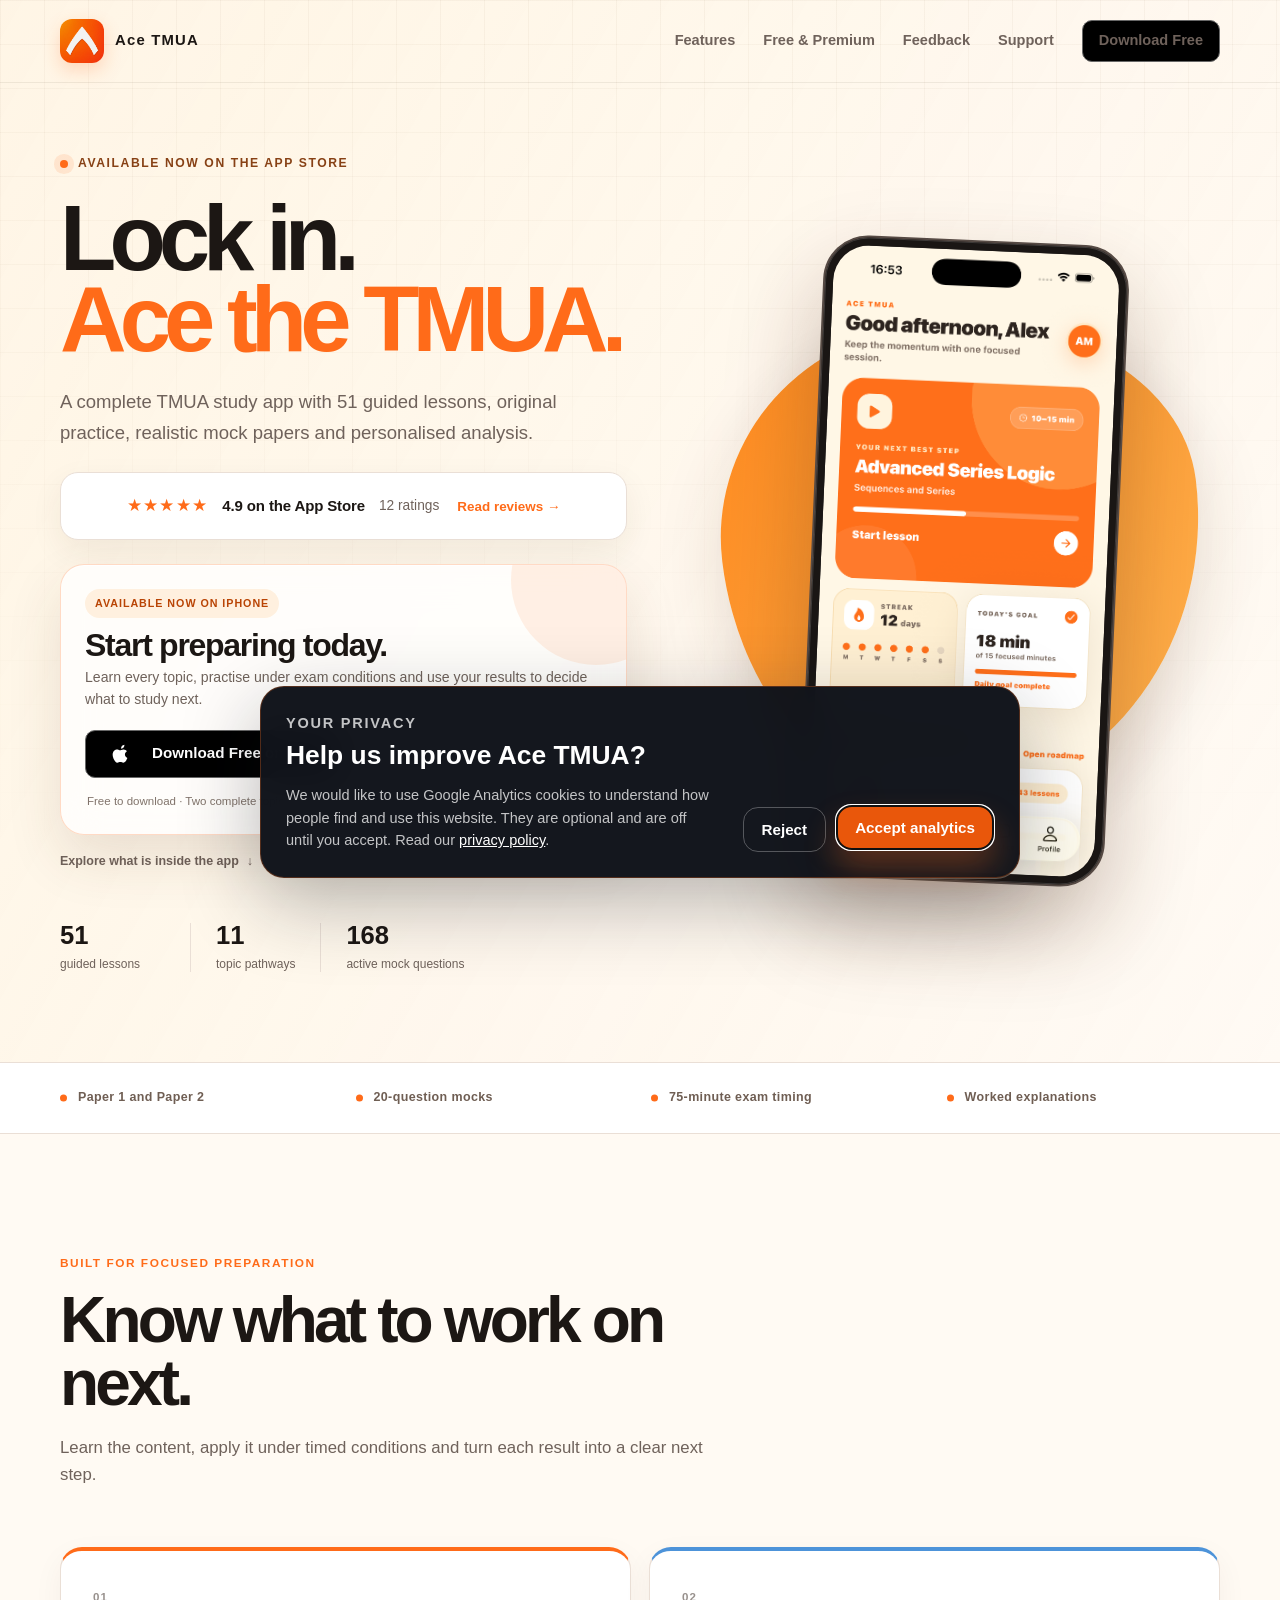
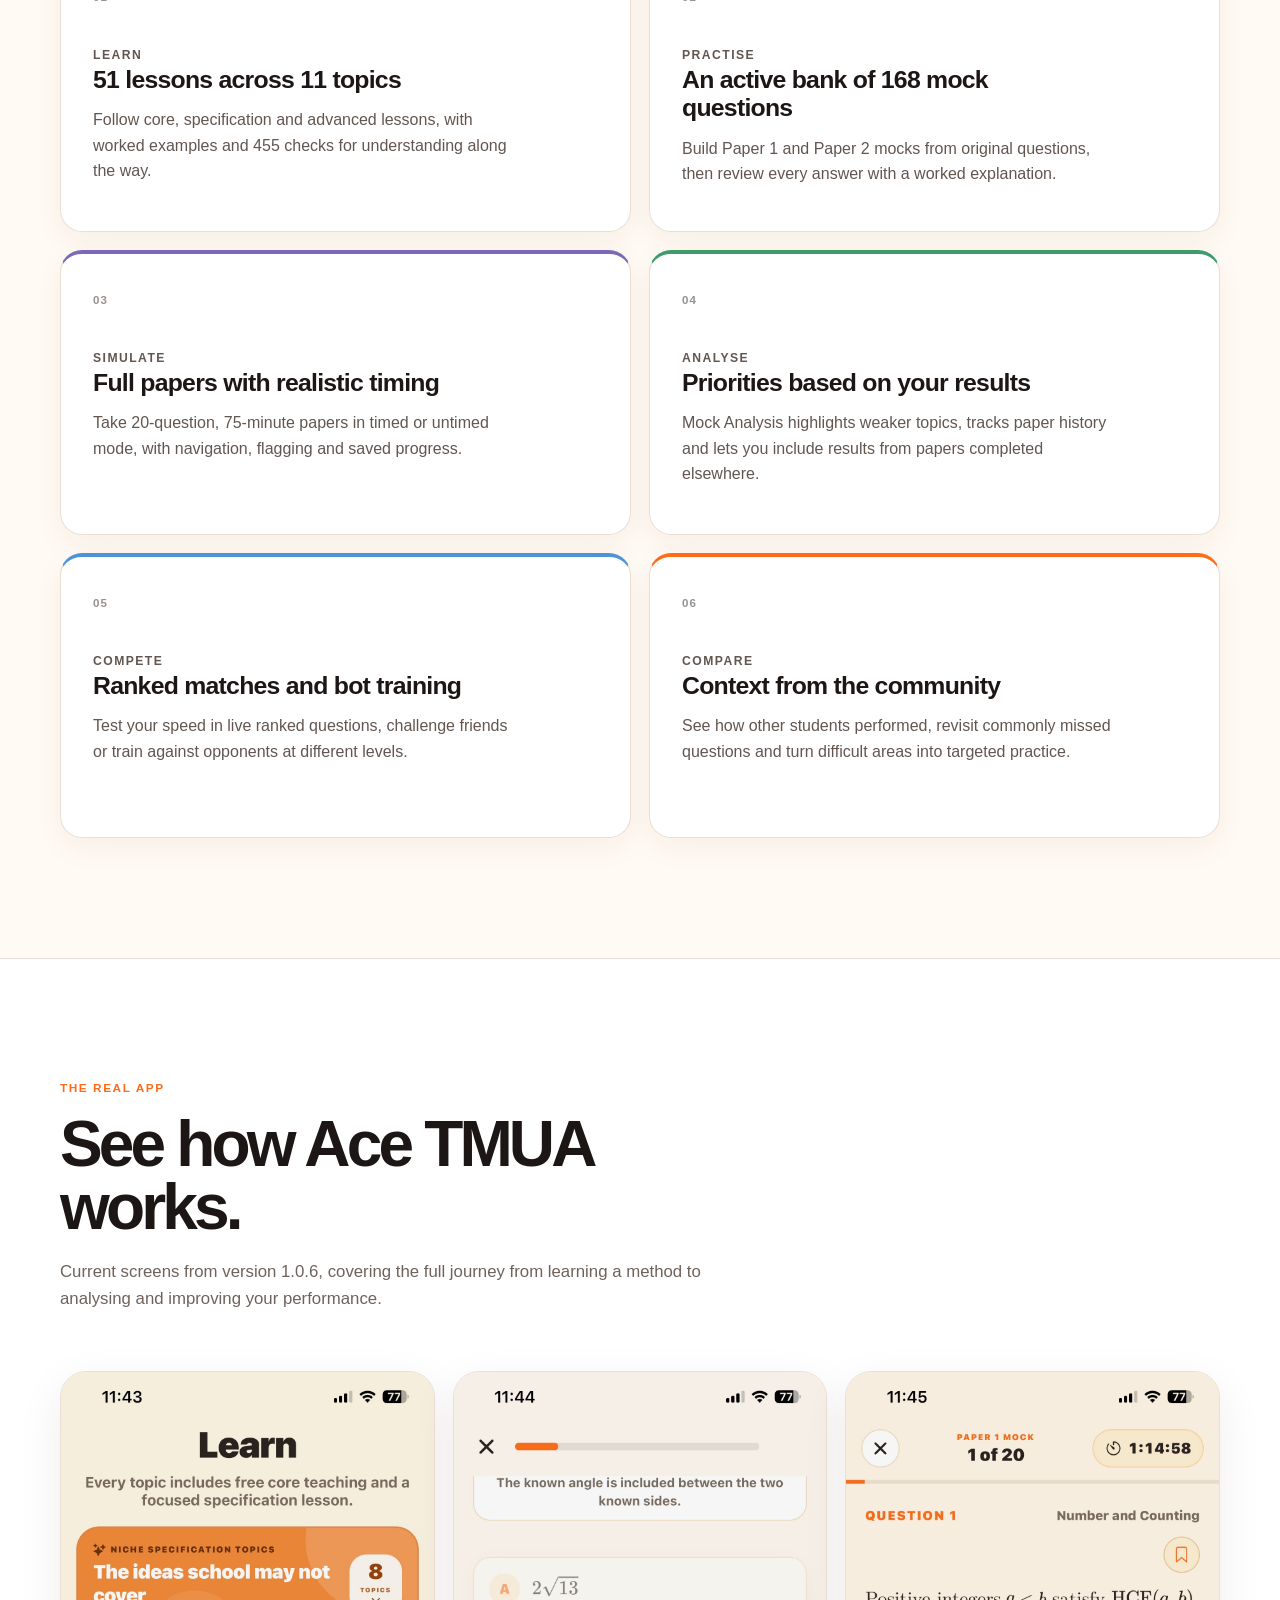
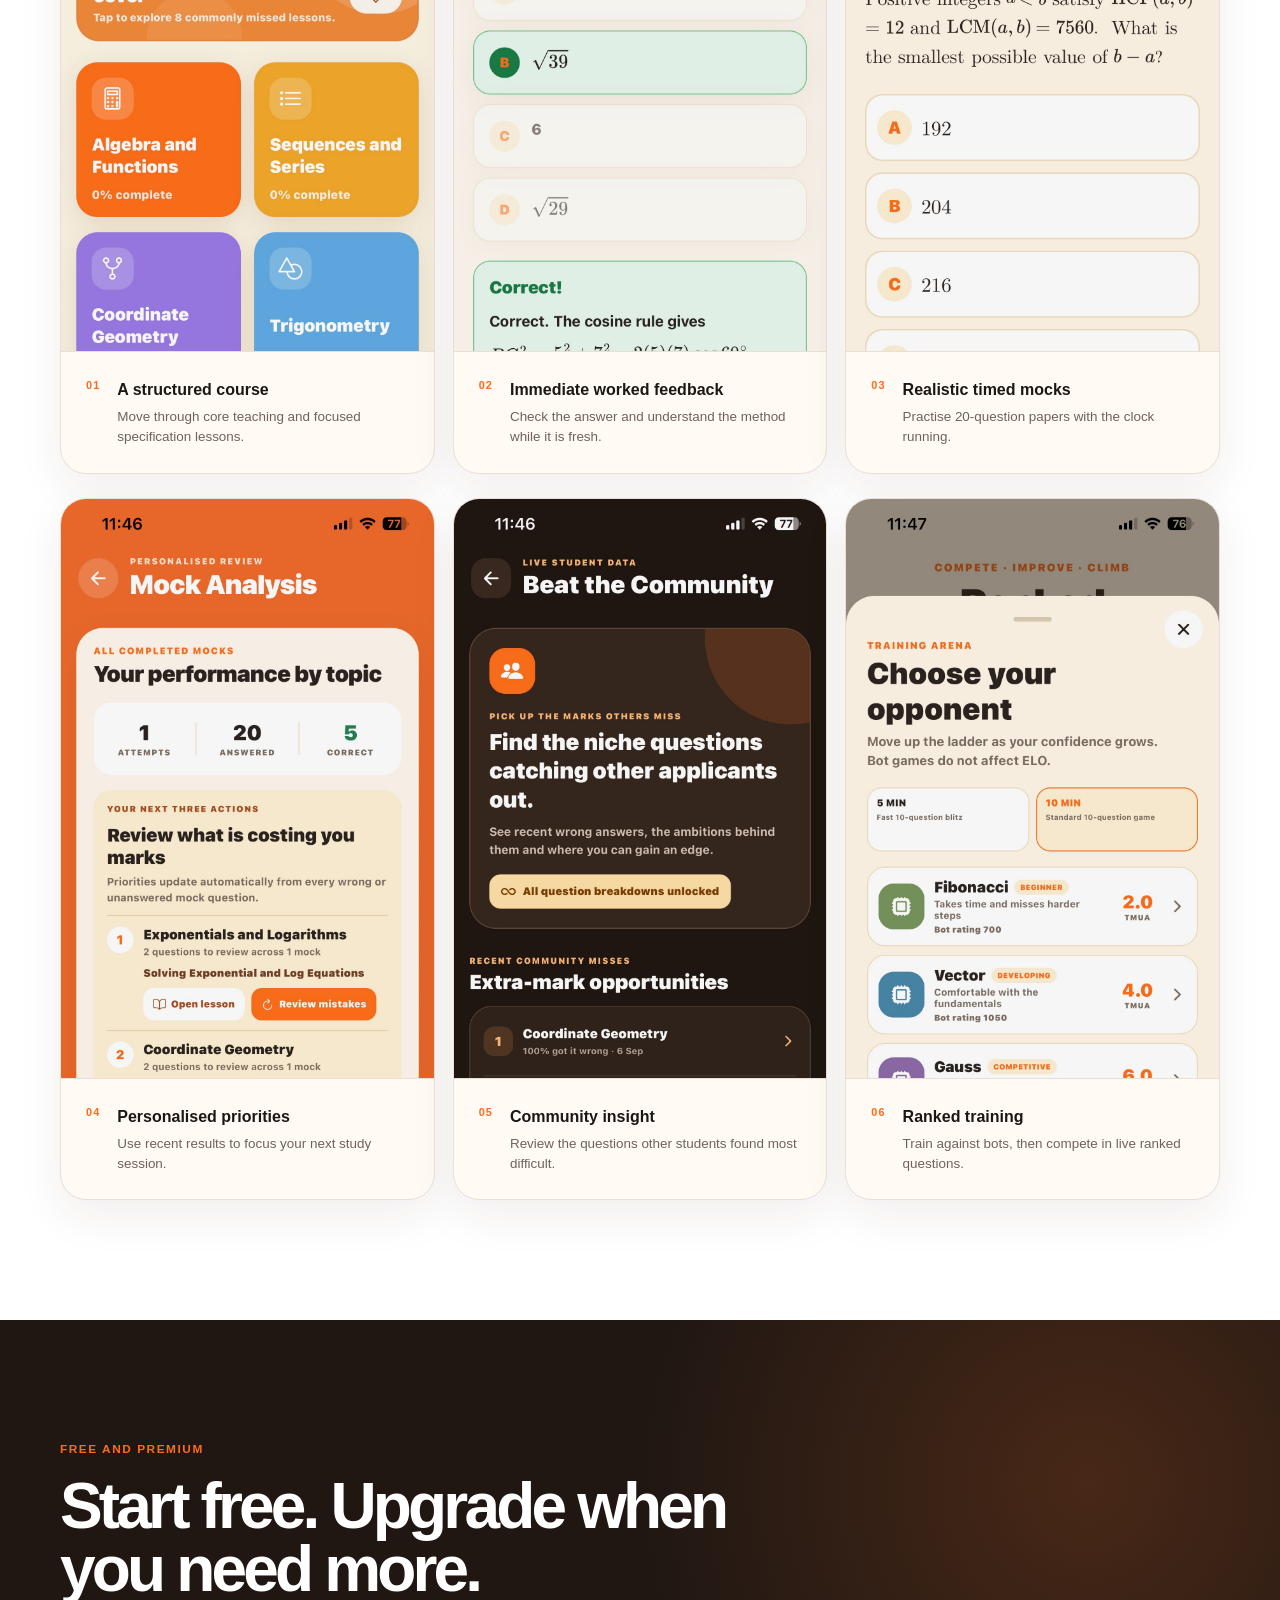
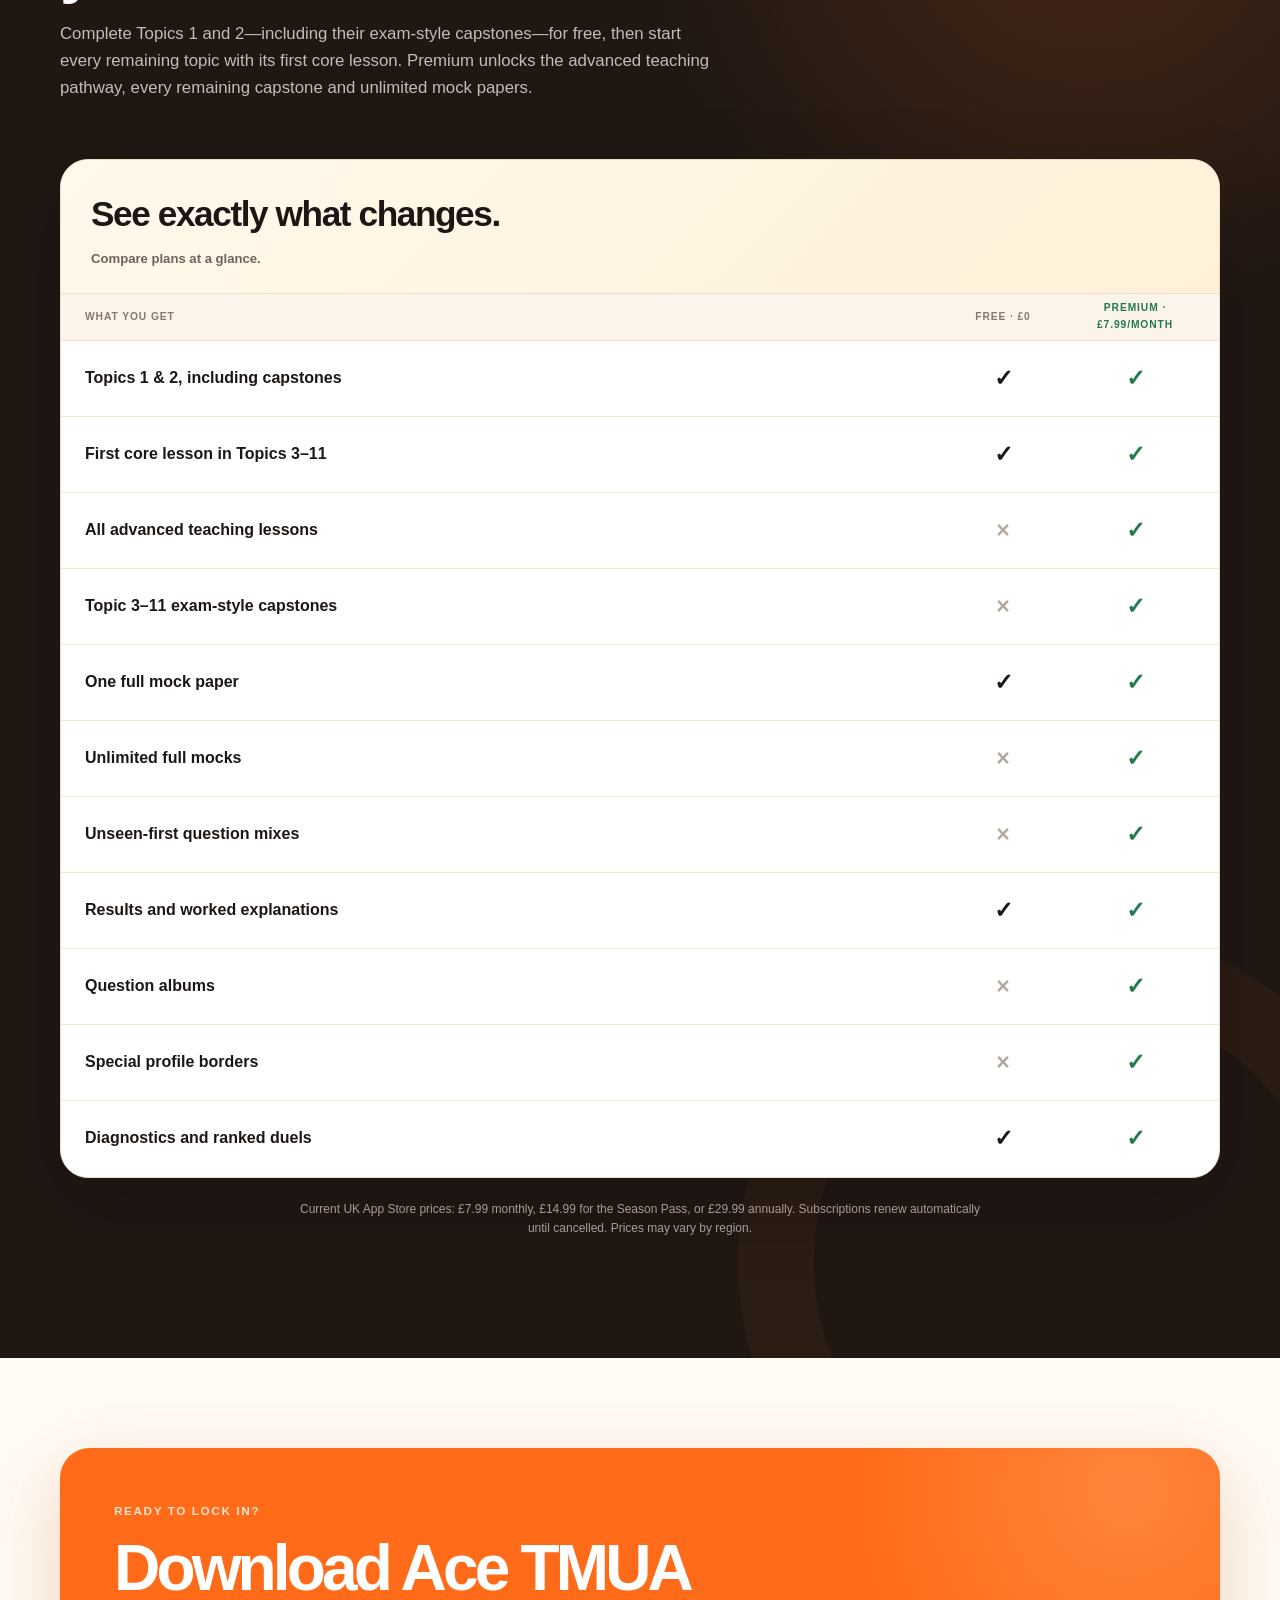
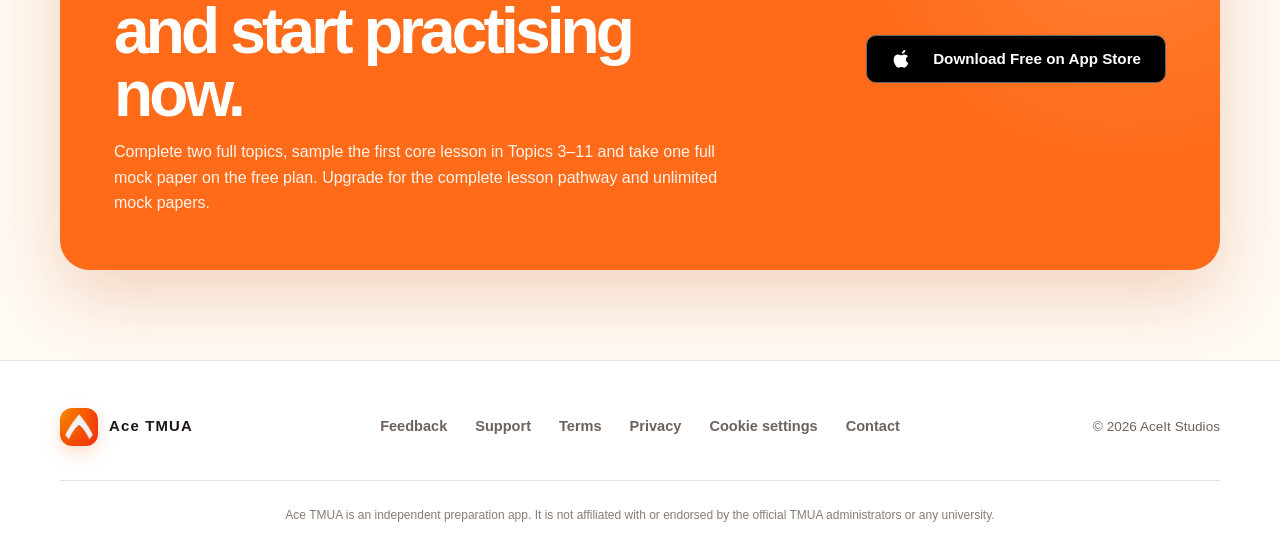
<file: index.html>
<!doctype html>
<html lang="en-GB">
  <head>
    <meta charset="UTF-8" />
    <meta name="viewport" content="width=device-width, initial-scale=1" />
    <meta
      name="description"
      content="Ace TMUA helps ambitious students prepare with focused lessons, original practice questions, full-length mock papers and progress insights. Available now on iOS."
    />
    <meta name="author" content="AceIt Studios" />
    <meta name="apple-itunes-app" content="app-id=6795617802">
    <meta name="robots" content="index, follow, max-image-preview:large" />
    <meta name="theme-color" content="#ff6b19" />
    <link rel="canonical" href="https://acetmua.aceitstudios.co.uk/" />
    <link rel="icon" type="image/png" href="assets/brand/favicon.png" />
    <link rel="apple-touch-icon" href="assets/brand/logo.png" />
    <link rel="manifest" href="site.webmanifest" />
    <meta property="og:type" content="website" />
    <meta property="og:site_name" content="Ace TMUA" />
    <meta property="og:title" content="Ace TMUA | Lock in. Ace the TMUA." />
    <meta
      property="og:description"
      content="Focused lessons, original practice questions and full mock papers for ambitious TMUA students. Download today."
    />
    <meta property="og:url" content="https://acetmua.aceitstudios.co.uk/" />
    <meta
      property="og:image"
      content="https://acetmua.aceitstudios.co.uk/assets/brand/logo.png"
    />
    <meta property="og:image:width" content="1254" />
    <meta property="og:image:height" content="1254" />
    <meta property="og:image:alt" content="Ace TMUA app icon" />
    <meta property="og:locale" content="en_GB" />
    <meta name="twitter:card" content="summary" />
    <meta name="twitter:title" content="Ace TMUA | Lock in. Ace the TMUA." />
    <meta
      name="twitter:description"
      content="Focused lessons, original practice questions and full mock papers for ambitious TMUA students."
    />
    <meta
      name="twitter:image"
      content="https://acetmua.aceitstudios.co.uk/assets/brand/logo.png"
    />
    <meta name="twitter:image:alt" content="Ace TMUA app icon" />
    <title>Ace TMUA | Lock in. Ace the TMUA.</title>

    <script type="application/ld+json">
      {
        "@context": "https://schema.org",
        "@graph": [
          {
            "@type": "Organization",
            "@id": "https://aceitstudios.co.uk/#organization",
            "name": "AceIt Studios",
            "url": "https://aceitstudios.co.uk/"
          },
          {
            "@type": "WebSite",
            "@id": "https://acetmua.aceitstudios.co.uk/#website",
            "url": "https://acetmua.aceitstudios.co.uk/",
            "name": "Ace TMUA",
            "description": "Focused TMUA lessons, original practice questions, full-length mock papers and progress insights.",
            "inLanguage": "en-GB",
            "publisher": {
              "@id": "https://aceitstudios.co.uk/#organization"
            }
          },
          {
            "@type": "SoftwareApplication",
            "@id": "https://acetmua.aceitstudios.co.uk/#app",
            "name": "Ace TMUA",
            "url": "https://apps.apple.com/app/ace-tmua/id6795617802",
            "description": "A TMUA preparation app with focused lessons, original practice questions, full mock papers and progress tracking.",
            "applicationCategory": "EducationalApplication",
            "operatingSystem": "iOS",
            "aggregateRating": {
              "@type": "AggregateRating",
              "ratingValue": "4.9",
              "ratingCount": "12"
            },
            "publisher": {
              "@id": "https://aceitstudios.co.uk/#organization"
            }
          }
        ]
      }
    </script>

    <link rel="stylesheet" href="css/site.css" />
  </head>
  <body>
    <a class="skip-link" href="#main">Skip to content</a>

    <header class="site-header">
      <div class="shell header-inner">
        <a class="brand" href="index.html" aria-label="Ace TMUA home">
          <img src="assets/brand/logo.png" alt="" width="44" height="44" />
          <span>Ace TMUA</span>
        </a>
        <nav class="header-nav" aria-label="Main navigation">
          <a href="#features">Features</a>
          <a href="#plans">Free &amp; Premium</a>
          <a href="feedback.html">Feedback</a>
          <a href="support.html">Support</a>
          <a
            href="https://apps.apple.com/app/ace-tmua/id6795617802"
            class="button button--app-store button--compact"
          >
            Download Free
          </a>
        </nav>
      </div>
    </header>

    <main id="main">
      <section class="hero">
        <div class="shell hero-grid">
          <div class="hero-copy">
            <p class="eyebrow">
              <span class="eyebrow-dot" aria-hidden="true"></span>
              Available now on the App Store
            </p>
            <h1>Lock in.<br /><span>Ace the TMUA.</span></h1>
            <p class="hero-lede">
              A complete TMUA study app with 51 guided lessons, original
              practice, realistic mock papers and personalised analysis.
            </p>

            <div class="app-store-proof" aria-label="Ace TMUA App Store rating">
              <a
                class="app-store-rating"
                href="https://apps.apple.com/gb/app/ace-tmua/id6795617802?see-all=reviews"
              >
                <span class="app-store-rating__stars" aria-hidden="true">★★★★★</span>
                <span class="visually-hidden">4.9 out of 5 stars</span>
                <strong>4.9 on the App Store</strong>
                <span class="app-store-rating__count">12 ratings</span>
                <span class="app-store-rating__link">Read reviews <span aria-hidden="true">→</span></span>
              </a>
            </div>

            <div class="download-card" id="download">
              <div class="download-heading">
                <span class="availability-label">Available now on iPhone</span>
                <h2>Start preparing today.</h2>
                <p>
                  Learn every topic, practise under exam conditions and use your
                  results to decide what to study next.
                </p>
              </div>
              <div class="download-cta-group">
                <a
                  href="https://apps.apple.com/app/ace-tmua/id6795617802"
                  class="button button--app-store"
                >
                  <svg
                    width="20"
                    height="20"
                    viewBox="0 0 384 512"
                    fill="currentColor"
                    aria-hidden="true"
                    class="button__icon"
                  >
                    <path
                      d="M318.7 268.7c-.2-36.7 16.4-64.4 50-84.8-18.8-26.9-47.2-41.7-84.7-44.6-35.5-2.8-74.3 20.7-88.5 20.7-15 0-49.4-19.7-76.4-19.7C63.3 141.2 4 184.8 4 273.5q0 39.3 14.4 81.2c12.8 36.7 59 126.7 107.2 125.2 25.2-.6 43-17.9 75.8-17.9 31.8 0 48.3 17.9 76.4 17.9 48.6-.7 90.4-82.5 102.6-119.3-65.2-30.7-61.7-92.1-61.7-92.1zM282.2 88.3c15.2-18.3 25.1-43.8 21.8-68.3-22 1.3-48 15.3-63 32.8-13.8 15.8-24.8 41.5-21 65.5 24.3 1.9 47.9-12.2 62.2-30z"
                    />
                  </svg>
                  Download Free on iOS
                </a>
                <a
                  href="#plans"
                  class="button button--secondary button--plans"
                >
                  Explore Plans
                </a>
              </div>
              <p class="download-note">
                Free to download · Two complete topics · One full mock paper
              </p>
            </div>

            <a class="hero-explore" href="#features">
              Explore what is inside the app
              <span aria-hidden="true">↓</span>
            </a>
            <div class="hero-facts" aria-label="Ace TMUA highlights">
              <div>
                <strong>51</strong>
                <span>guided lessons</span>
              </div>
              <div>
                <strong>11</strong>
                <span>topic pathways</span>
              </div>
              <div>
                <strong>168</strong>
                <span>active mock questions</span>
              </div>
            </div>
          </div>

          <div class="phone-stage" aria-label="Preview of the Ace TMUA app">
            <div class="phone">
              <img
                class="hero-screenshot"
                src="assets/screenshots/home.png"
                alt="Ace TMUA home screen showing Alex's recommended lesson, 12-day streak and completed daily goal"
                width="1206"
                height="2622"
              />
            </div>
          </div>
        </div>
      </section>

      <section class="proof-strip" aria-label="Product principles">
        <div class="shell proof-grid">
          <span>Paper 1 and Paper 2</span>
          <span>20-question mocks</span>
          <span>75-minute exam timing</span>
          <span>Worked explanations</span>
        </div>
      </section>

      <section class="section-block" id="features">
        <div class="shell">
          <div class="section-heading">
            <p class="kicker">Built for focused preparation</p>
            <h2>Know what to work on next.</h2>
            <p>
              Learn the content, apply it under timed conditions and turn each
              result into a clear next step.
            </p>
          </div>
          <div class="feature-grid">
            <article class="feature-card feature-card--orange">
              <span class="feature-number">01</span>
              <p class="feature-label">Learn</p>
              <h3>51 lessons across 11 topics</h3>
              <p>
                Follow core, specification and advanced lessons, with worked
                examples and 455 checks for understanding along the way.
              </p>
            </article>
            <article class="feature-card feature-card--blue">
              <span class="feature-number">02</span>
              <p class="feature-label">Practise</p>
              <h3>An active bank of 168 mock questions</h3>
              <p>
                Build Paper 1 and Paper 2 mocks from original questions, then
                review every answer with a worked explanation.
              </p>
            </article>
            <article class="feature-card feature-card--purple">
              <span class="feature-number">03</span>
              <p class="feature-label">Simulate</p>
              <h3>Full papers with realistic timing</h3>
              <p>
                Take 20-question, 75-minute papers in timed or untimed mode,
                with navigation, flagging and saved progress.
              </p>
            </article>
            <article class="feature-card feature-card--green">
              <span class="feature-number">04</span>
              <p class="feature-label">Analyse</p>
              <h3>Priorities based on your results</h3>
              <p>
                Mock Analysis highlights weaker topics, tracks paper history and
                lets you include results from papers completed elsewhere.
              </p>
            </article>
            <article class="feature-card feature-card--blue">
              <span class="feature-number">05</span>
              <p class="feature-label">Compete</p>
              <h3>Ranked matches and bot training</h3>
              <p>
                Test your speed in live ranked questions, challenge friends or
                train against opponents at different levels.
              </p>
            </article>
            <article class="feature-card feature-card--orange">
              <span class="feature-number">06</span>
              <p class="feature-label">Compare</p>
              <h3>Context from the community</h3>
              <p>
                See how other students performed, revisit commonly missed
                questions and turn difficult areas into targeted practice.
              </p>
            </article>
          </div>
        </div>
      </section>

      <section class="app-showcase" id="screens">
        <div class="shell">
          <div class="section-heading">
            <p class="kicker">The real app</p>
            <h2>See how Ace TMUA works.</h2>
            <p>
              Current screens from version 1.0.6, covering the full journey from
              learning a method to analysing and improving your performance.
            </p>
          </div>
          <div class="screenshot-grid">
            <figure class="screenshot-card">
              <div class="screenshot-window">
                <img
                  src="assets/screenshots/learn-current.jpeg"
                  alt="Ace TMUA Learn screen showing the topic pathway"
                  width="1170"
                  height="2532"
                  loading="lazy"
                />
              </div>
              <figcaption>
                <span>01</span>
                <div>
                  <strong>A structured course</strong>
                  <p>Move through core teaching and focused specification lessons.</p>
                </div>
              </figcaption>
            </figure>
            <figure class="screenshot-card">
              <div class="screenshot-window">
                <img
                  src="assets/screenshots/worked-feedback.jpeg"
                  alt="Ace TMUA lesson check with a correct answer and worked explanation"
                  width="1170"
                  height="2532"
                  loading="lazy"
                />
              </div>
              <figcaption>
                <span>02</span>
                <div>
                  <strong>Immediate worked feedback</strong>
                  <p>Check the answer and understand the method while it is fresh.</p>
                </div>
              </figcaption>
            </figure>
            <figure class="screenshot-card">
              <div class="screenshot-window">
                <img
                  src="assets/screenshots/timed-mock.jpeg"
                  alt="Ace TMUA timed Paper 1 mock question"
                  width="1170"
                  height="2532"
                  loading="lazy"
                />
              </div>
              <figcaption>
                <span>03</span>
                <div>
                  <strong>Realistic timed mocks</strong>
                  <p>Practise 20-question papers with the clock running.</p>
                </div>
              </figcaption>
            </figure>
            <figure class="screenshot-card">
              <div class="screenshot-window">
                <img
                  src="assets/screenshots/mock-analysis.jpeg"
                  alt="Ace TMUA Mock Analysis showing personalised topic priorities"
                  width="1170"
                  height="2532"
                  loading="lazy"
                />
              </div>
              <figcaption>
                <span>04</span>
                <div>
                  <strong>Personalised priorities</strong>
                  <p>Use recent results to focus your next study session.</p>
                </div>
              </figcaption>
            </figure>
            <figure class="screenshot-card">
              <div class="screenshot-window">
                <img
                  src="assets/screenshots/community-insight.jpeg"
                  alt="Ace TMUA community performance screen showing commonly missed questions"
                  width="1170"
                  height="2532"
                  loading="lazy"
                />
              </div>
              <figcaption>
                <span>05</span>
                <div>
                  <strong>Community insight</strong>
                  <p>Review the questions other students found most difficult.</p>
                </div>
              </figcaption>
            </figure>
            <figure class="screenshot-card">
              <div class="screenshot-window">
                <img
                  src="assets/screenshots/ranked-training.jpeg"
                  alt="Ace TMUA ranked training screen with selectable bot opponents"
                  width="1170"
                  height="2532"
                  loading="lazy"
                />
              </div>
              <figcaption>
                <span>06</span>
                <div>
                  <strong>Ranked training</strong>
                  <p>Train against bots, then compete in live ranked questions.</p>
                </div>
              </figcaption>
            </figure>
          </div>
        </div>
      </section>

      <section class="section-block section-block--dark" id="plans">
        <div class="shell">
          <div class="section-heading section-heading--light">
            <p class="kicker">Free and Premium</p>
            <h2>Start free. Upgrade when you need more.</h2>
            <p>
              Complete Topics 1 and 2—including their exam-style capstones—for
              free, then start every remaining topic with its first core lesson.
              Premium unlocks the advanced teaching pathway, every remaining
              capstone and unlimited mock papers.
            </p>
          </div>
          <div
            class="plan-comparison"
            aria-label="Free and Premium feature comparison"
          >
            <div class="plan-comparison__top">
              <div>
                <h3>See exactly what changes.</h3>
                <p>Compare plans at a glance.</p>
              </div>
            </div>

            <div class="plan-comparison__legend" aria-hidden="true">
              <span>What you get</span>
              <span>Free · £0</span>
              <span>Premium · £7.99/month</span>
            </div>

            <div class="plan-feature">
              <div class="plan-feature__copy">
                <h4>Topics 1 &amp; 2, including capstones</h4>
              </div>
              <div class="plan-status plan-status--yes" aria-label="Free: Included">
                <span class="plan-status__icon" aria-hidden="true">✓</span>
              </div>
              <div class="plan-status plan-status--yes plan-status--premium" aria-label="Premium: Included">
                <span class="plan-status__icon" aria-hidden="true">✓</span>
              </div>
            </div>

            <div class="plan-feature">
              <div class="plan-feature__copy">
                <h4>First core lesson in Topics 3–11</h4>
              </div>
              <div class="plan-status plan-status--yes" aria-label="Free: Included">
                <span class="plan-status__icon" aria-hidden="true">✓</span>
              </div>
              <div class="plan-status plan-status--yes plan-status--premium" aria-label="Premium: Included">
                <span class="plan-status__icon" aria-hidden="true">✓</span>
              </div>
            </div>

            <div class="plan-feature">
              <div class="plan-feature__copy">
                <h4>All advanced teaching lessons</h4>
              </div>
              <div class="plan-status plan-status--no" aria-label="Free: Not included">
                <span class="plan-status__icon" aria-hidden="true">×</span>
              </div>
              <div class="plan-status plan-status--yes plan-status--premium" aria-label="Premium: Included">
                <span class="plan-status__icon" aria-hidden="true">✓</span>
              </div>
            </div>

            <div class="plan-feature">
              <div class="plan-feature__copy">
                <h4>Topic 3–11 exam-style capstones</h4>
              </div>
              <div class="plan-status plan-status--no" aria-label="Free: Not included">
                <span class="plan-status__icon" aria-hidden="true">×</span>
              </div>
              <div class="plan-status plan-status--yes plan-status--premium" aria-label="Premium: Included">
                <span class="plan-status__icon" aria-hidden="true">✓</span>
              </div>
            </div>

            <div class="plan-feature">
              <div class="plan-feature__copy">
                <h4>One full mock paper</h4>
              </div>
              <div class="plan-status plan-status--yes" aria-label="Free: Included">
                <span class="plan-status__icon" aria-hidden="true">✓</span>
              </div>
              <div class="plan-status plan-status--yes plan-status--premium" aria-label="Premium: Included">
                <span class="plan-status__icon" aria-hidden="true">✓</span>
              </div>
            </div>

            <div class="plan-feature">
              <div class="plan-feature__copy">
                <h4>Unlimited full mocks</h4>
              </div>
              <div class="plan-status plan-status--no" aria-label="Free: Not included">
                <span class="plan-status__icon" aria-hidden="true">×</span>
              </div>
              <div class="plan-status plan-status--yes plan-status--premium" aria-label="Premium: Included">
                <span class="plan-status__icon" aria-hidden="true">✓</span>
              </div>
            </div>

            <div class="plan-feature">
              <div class="plan-feature__copy">
                <h4>Unseen-first question mixes</h4>
              </div>
              <div class="plan-status plan-status--no" aria-label="Free: Not included">
                <span class="plan-status__icon" aria-hidden="true">×</span>
              </div>
              <div class="plan-status plan-status--yes plan-status--premium" aria-label="Premium: Included">
                <span class="plan-status__icon" aria-hidden="true">✓</span>
              </div>
            </div>

            <div class="plan-feature">
              <div class="plan-feature__copy">
                <h4>Results and worked explanations</h4>
              </div>
              <div class="plan-status plan-status--yes" aria-label="Free: Included">
                <span class="plan-status__icon" aria-hidden="true">✓</span>
              </div>
              <div class="plan-status plan-status--yes plan-status--premium" aria-label="Premium: Included">
                <span class="plan-status__icon" aria-hidden="true">✓</span>
              </div>
            </div>

            <div class="plan-feature">
              <div class="plan-feature__copy">
                <h4>Question albums</h4>
              </div>
              <div class="plan-status plan-status--no" aria-label="Free: Not included">
                <span class="plan-status__icon" aria-hidden="true">×</span>
              </div>
              <div class="plan-status plan-status--yes plan-status--premium" aria-label="Premium: Included">
                <span class="plan-status__icon" aria-hidden="true">✓</span>
              </div>
            </div>

            <div class="plan-feature">
              <div class="plan-feature__copy">
                <h4>Special profile borders</h4>
              </div>
              <div class="plan-status plan-status--no" aria-label="Free: Not included">
                <span class="plan-status__icon" aria-hidden="true">×</span>
              </div>
              <div class="plan-status plan-status--yes plan-status--premium" aria-label="Premium: Included">
                <span class="plan-status__icon" aria-hidden="true">✓</span>
              </div>
            </div>

            <div class="plan-feature">
              <div class="plan-feature__copy">
                <h4>Diagnostics and ranked duels</h4>
              </div>
              <div class="plan-status plan-status--yes" aria-label="Free: Included">
                <span class="plan-status__icon" aria-hidden="true">✓</span>
              </div>
              <div class="plan-status plan-status--yes plan-status--premium" aria-label="Premium: Included">
                <span class="plan-status__icon" aria-hidden="true">✓</span>
              </div>
            </div>
          </div>
          <p class="price-note">
            Current UK App Store prices: £7.99 monthly, £14.99 for the Season
            Pass, or £29.99 annually. Subscriptions renew automatically until
            cancelled. Prices may vary by region.
          </p>
        </div>
      </section>

      <section class="closing">
        <div class="shell closing-card">
          <div>
            <p class="kicker">Ready to lock in?</p>
            <h2>Download Ace TMUA and start practising now.</h2>
            <p>
              Complete two full topics, sample the first core lesson in Topics
              3–11 and take one full mock paper on the free plan. Upgrade for
              the complete lesson pathway and unlimited mock papers.
            </p>
          </div>
          <div>
            <a
              href="https://apps.apple.com/app/ace-tmua/id6795617802"
              class="button button--app-store"
            >
               <svg
                    width="20"
                    height="20"
                    viewBox="0 0 384 512"
                    fill="currentColor"
                    aria-hidden="true"
                    class="button__icon"
                  >
                    <path
                      d="M318.7 268.7c-.2-36.7 16.4-64.4 50-84.8-18.8-26.9-47.2-41.7-84.7-44.6-35.5-2.8-74.3 20.7-88.5 20.7-15 0-49.4-19.7-76.4-19.7C63.3 141.2 4 184.8 4 273.5q0 39.3 14.4 81.2c12.8 36.7 59 126.7 107.2 125.2 25.2-.6 43-17.9 75.8-17.9 31.8 0 48.3 17.9 76.4 17.9 48.6-.7 90.4-82.5 102.6-119.3-65.2-30.7-61.7-92.1-61.7-92.1zM282.2 88.3c15.2-18.3 25.1-43.8 21.8-68.3-22 1.3-48 15.3-63 32.8-13.8 15.8-24.8 41.5-21 65.5 24.3 1.9 47.9-12.2 62.2-30z"
                    />
                  </svg>
              Download Free on App Store
            </a>
          </div>
        </div>
      </section>
    </main>

    <footer class="site-footer">
      <div class="shell footer-grid">
        <a class="brand brand--footer" href="index.html">
          <img src="assets/brand/logo.png" alt="" width="38" height="38" />
          <span>Ace TMUA</span>
        </a>
        <nav aria-label="Footer navigation">
          <a href="feedback.html">Feedback</a>
          <a href="support.html">Support</a>
          <a href="terms.html">Terms</a>
          <a href="privacy.html">Privacy</a>
          <button class="footer-link" type="button" data-cookie-settings>
            Cookie settings
          </button>
          <a href="mailto:aceitstudios0@gmail.com">Contact</a>
        </nav>
        <p class="copyright">© 2026 AceIt Studios</p>
      </div>
      <div class="shell disclaimer">
        Ace TMUA is an independent preparation app. It is not affiliated with or
        endorsed by the official TMUA administrators or any university.
      </div>
    </footer>

    <script src="js/analytics.js" defer></script>
  </body>
</html>
</file>
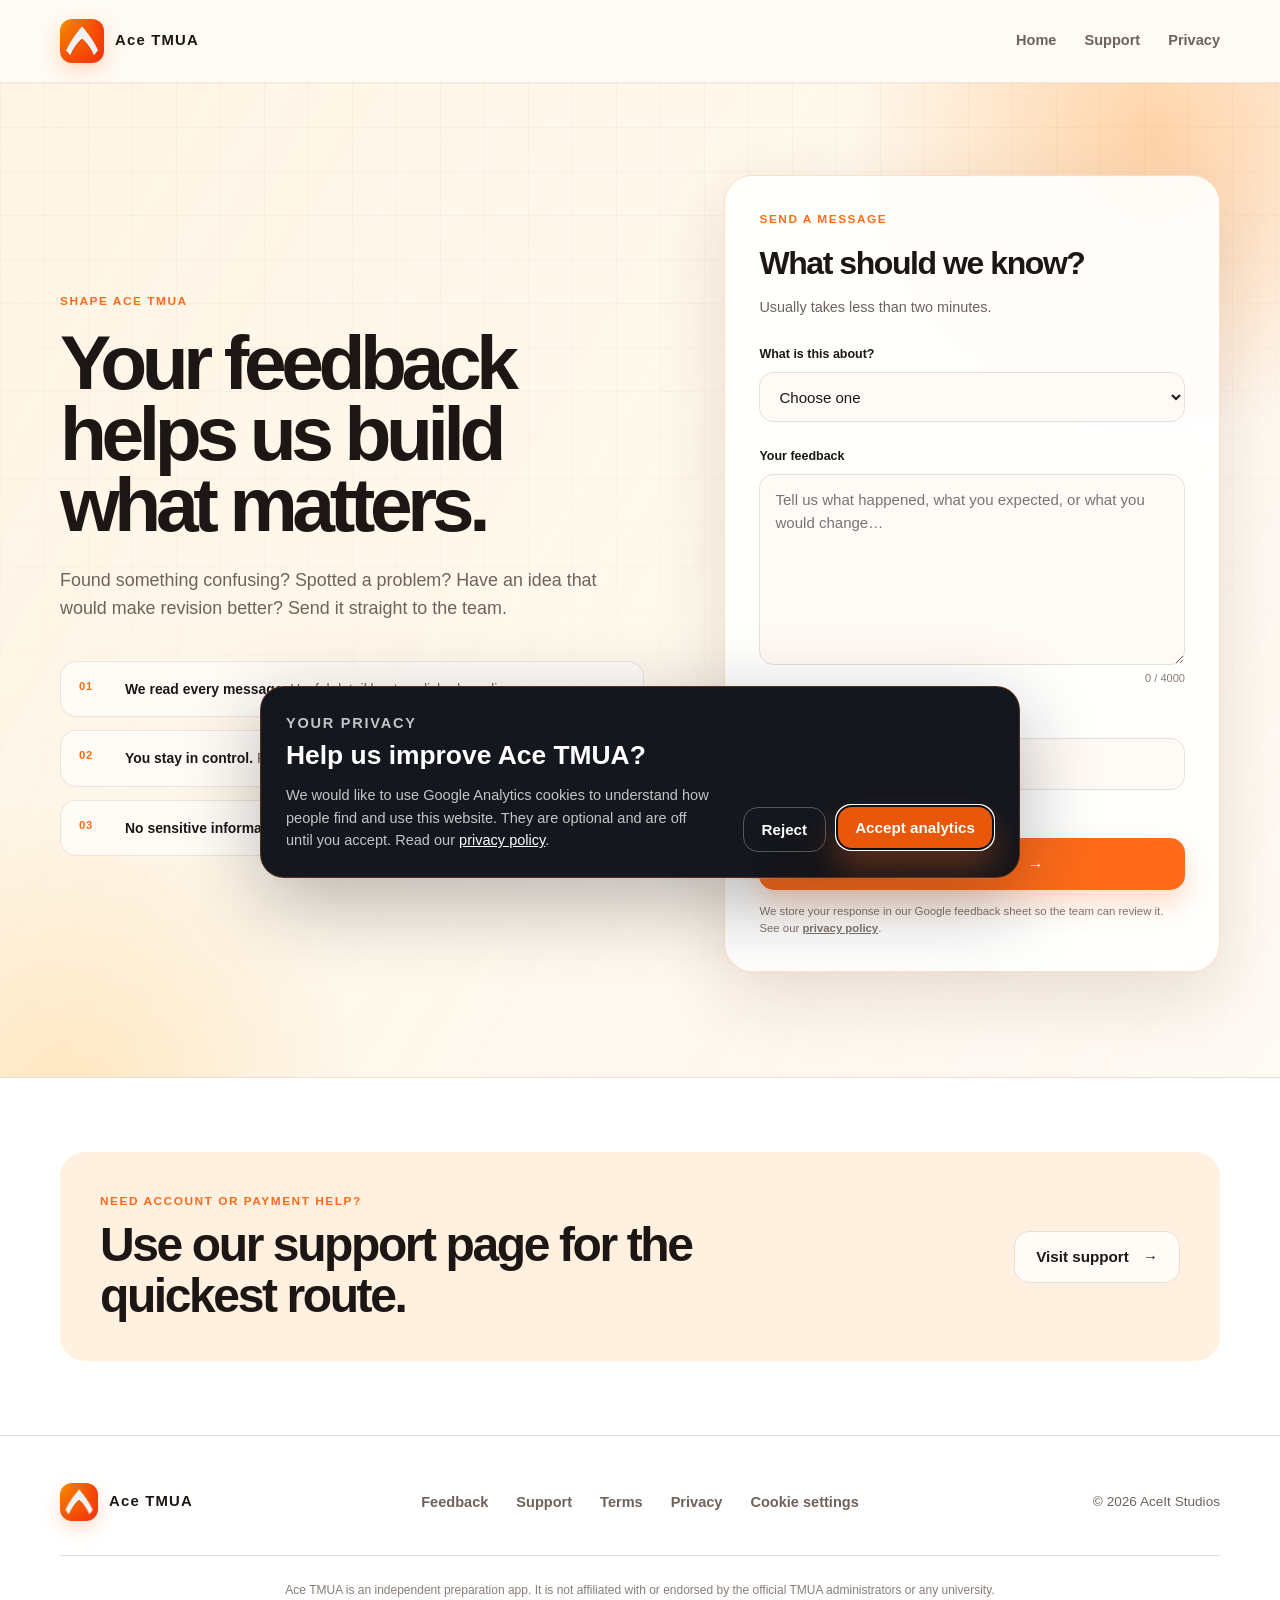
<file: feedback.html>
<!doctype html>
<html lang="en-GB">
  <head>
    <meta charset="UTF-8" />
    <meta name="viewport" content="width=device-width, initial-scale=1" />
    <meta
      name="description"
      content="Share feedback, report a problem or suggest an improvement for Ace TMUA."
    />
    <meta name="author" content="AceIt Studios" />
    <meta name="robots" content="index, follow" />
    <meta name="theme-color" content="#ff6b19" />
    <link rel="canonical" href="https://acetmua.aceitstudios.co.uk/feedback.html" />
    <link rel="icon" type="image/png" href="assets/brand/favicon.png" />
    <link rel="apple-touch-icon" href="assets/brand/logo.png" />
    <link rel="manifest" href="site.webmanifest" />
    <meta property="og:type" content="website" />
    <meta property="og:site_name" content="Ace TMUA" />
    <meta property="og:title" content="Send feedback | Ace TMUA" />
    <meta
      property="og:description"
      content="Report a problem, suggest a feature or tell us what you think about Ace TMUA."
    />
    <meta property="og:url" content="https://acetmua.aceitstudios.co.uk/feedback.html" />
    <meta
      property="og:image"
      content="https://acetmua.aceitstudios.co.uk/assets/brand/logo.png"
    />
    <meta property="og:image:alt" content="Ace TMUA app icon" />
    <meta property="og:locale" content="en_GB" />
    <meta name="twitter:card" content="summary" />
    <meta name="twitter:title" content="Send feedback | Ace TMUA" />
    <meta
      name="twitter:description"
      content="Help us make Ace TMUA better for ambitious students."
    />
    <title>Send feedback | Ace TMUA</title>
    <link rel="stylesheet" href="css/site.css" />
  </head>
  <body>
    <a class="skip-link" href="#main">Skip to content</a>
    <header class="site-header site-header--solid">
      <div class="shell header-inner">
        <a class="brand" href="index.html" aria-label="Ace TMUA home">
          <img src="assets/brand/logo.png" alt="" width="44" height="44" />
          <span>Ace TMUA</span>
        </a>
        <nav class="header-nav" aria-label="Main navigation">
          <a href="index.html">Home</a>
          <a href="support.html">Support</a>
          <a href="privacy.html">Privacy</a>
        </nav>
      </div>
    </header>

    <main id="main" class="feedback-main">
      <section class="feedback-hero">
        <div class="feedback-orb feedback-orb--one" aria-hidden="true"></div>
        <div class="feedback-orb feedback-orb--two" aria-hidden="true"></div>
        <div class="shell feedback-layout">
          <div class="feedback-intro">
            <p class="kicker">Shape Ace TMUA</p>
            <h1>Your feedback helps us build what matters.</h1>
            <p class="feedback-lede">
              Found something confusing? Spotted a problem? Have an idea that
              would make revision better? Send it straight to the team.
            </p>
            <div class="feedback-promises" aria-label="What happens next">
              <div>
                <span aria-hidden="true">01</span>
                <p><strong>We read every message.</strong> Useful detail beats polished wording.</p>
              </div>
              <div>
                <span aria-hidden="true">02</span>
                <p><strong>You stay in control.</strong> Review the message in your email app before sending.</p>
              </div>
              <div>
                <span aria-hidden="true">03</span>
                <p><strong>No sensitive information.</strong> Never include passwords or payment details.</p>
              </div>
            </div>
          </div>

          <div class="feedback-card">
            <div class="feedback-card__heading">
              <p class="kicker">Send a message</p>
              <h2>What should we know?</h2>
              <p>Usually takes less than two minutes.</p>
            </div>

            <form
              id="feedback-form"
              class="feedback-form"
              method="post"
              novalidate
            >
              <input type="hidden" name="form_type" value="feedback" />
              <input id="feedback-source" type="hidden" name="source" value="website" />
              <input id="feedback-platform" type="hidden" name="platform" value="" />
              <input id="feedback-version" type="hidden" name="app_version" value="" />

              <div class="form-field">
                <label for="feedback-category">What is this about?</label>
                <select id="feedback-category" name="category" required>
                  <option value="">Choose one</option>
                  <option value="problem">Something is not working</option>
                  <option value="question">A question or explanation</option>
                  <option value="idea">A feature or improvement</option>
                  <option value="general">General feedback</option>
                </select>
                <p class="field-error" id="category-error"></p>
              </div>

              <div class="form-field">
                <label for="feedback-message">Your feedback</label>
                <textarea
                  id="feedback-message"
                  name="message"
                  rows="7"
                  minlength="10"
                  maxlength="4000"
                  placeholder="Tell us what happened, what you expected, or what you would change…"
                  required
                ></textarea>
                <div class="field-meta">
                  <span class="field-error" id="message-error"></span>
                  <span id="feedback-count">0 / 4000</span>
                </div>
              </div>

              <div class="form-field">
                <label for="feedback-email">
                  Email address <span>(optional)</span>
                </label>
                <input
                  id="feedback-email"
                  name="reply_email"
                  type="email"
                  autocomplete="email"
                  maxlength="254"
                  placeholder="you@example.com"
                />
                <p class="field-hint">Add this only if you are happy for us to reply.</p>
                <p class="field-error" id="email-error"></p>
              </div>

              <div class="visually-hidden" aria-hidden="true">
                <label for="feedback-website">Leave this field empty</label>
                <input
                  id="feedback-website"
                  name="website"
                  type="text"
                  tabindex="-1"
                  autocomplete="off"
                />
              </div>

              <button class="button feedback-submit" type="submit">
                Send feedback <span aria-hidden="true">→</span>
              </button>
              <p id="feedback-status" class="feedback-status" role="status" aria-live="polite"></p>
              <p class="feedback-privacy">
                We store your response in our Google feedback sheet so the team
                can review it. See our
                <a href="privacy.html">privacy policy</a>.
              </p>
            </form>

            <div
              class="feedback-success"
              id="feedback-success"
              tabindex="-1"
              hidden
            >
              <span class="feedback-success__icon" aria-hidden="true">✓</span>
              <p class="kicker">Feedback received</p>
              <h2>Thank you — it’s with the team.</h2>
              <p>Your response has been saved. You can safely close this page.</p>
              <button
                class="button button--secondary"
                id="feedback-again"
                type="button"
              >
                Send another response
              </button>
            </div>

            <iframe
              class="visually-hidden"
              id="feedback-frame"
              name="feedback-frame"
              title="Feedback submission response"
            ></iframe>
          </div>
        </div>
      </section>

      <section class="feedback-help">
        <div class="shell feedback-help__inner">
          <div>
            <p class="kicker">Need account or payment help?</p>
            <h2>Use our support page for the quickest route.</h2>
          </div>
          <a class="button button--secondary" href="support.html">
            Visit support <span aria-hidden="true">→</span>
          </a>
        </div>
      </section>
    </main>

    <footer class="site-footer">
      <div class="shell footer-grid">
        <a class="brand brand--footer" href="index.html">
          <img src="assets/brand/logo.png" alt="" width="38" height="38" />
          <span>Ace TMUA</span>
        </a>
        <nav aria-label="Footer navigation">
          <a href="feedback.html" aria-current="page">Feedback</a>
          <a href="support.html">Support</a>
          <a href="terms.html">Terms</a>
          <a href="privacy.html">Privacy</a>
          <button class="footer-link" type="button" data-cookie-settings>Cookie settings</button>
        </nav>
        <p class="copyright">© 2026 AceIt Studios</p>
      </div>
      <div class="shell disclaimer">
        Ace TMUA is an independent preparation app. It is not affiliated with or
        endorsed by the official TMUA administrators or any university.
      </div>
    </footer>
    <script src="js/analytics.js" defer></script>
    <script src="js/feedback.js" defer></script>
  </body>
</html>
</file>
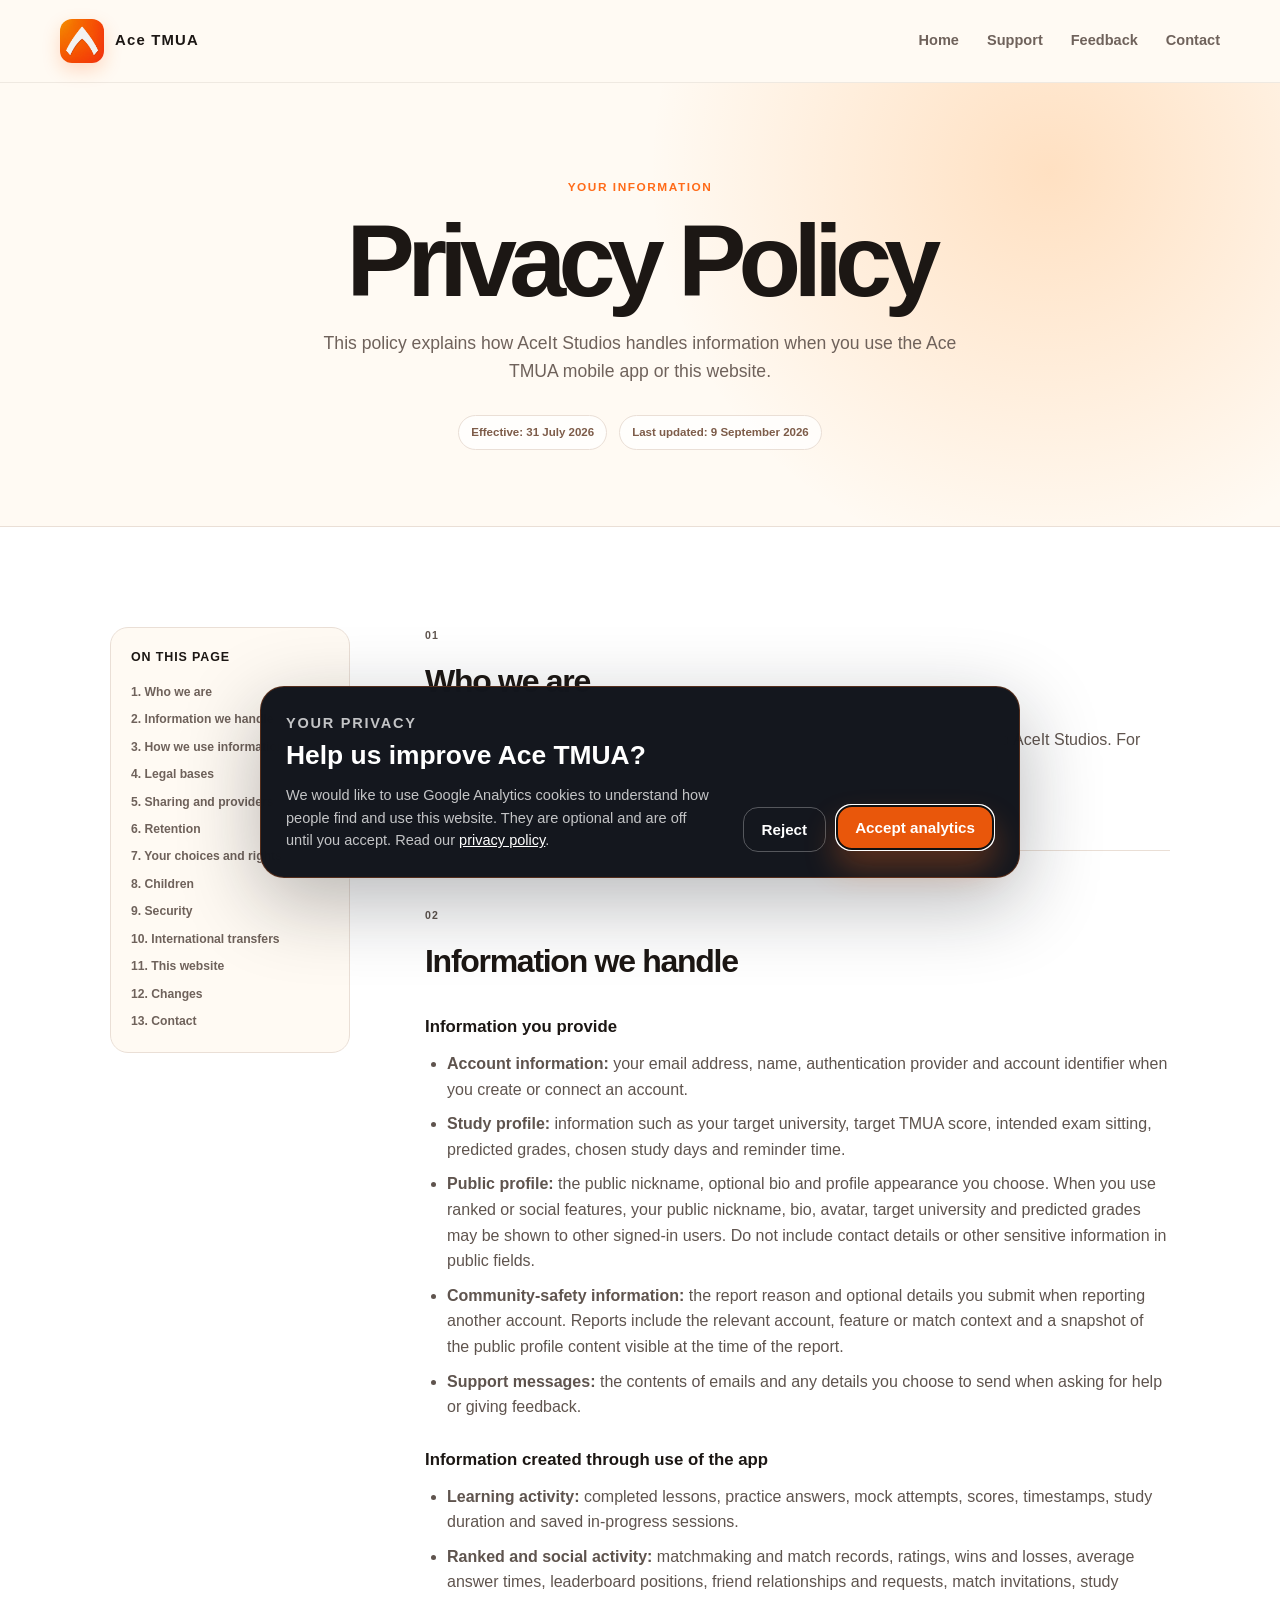
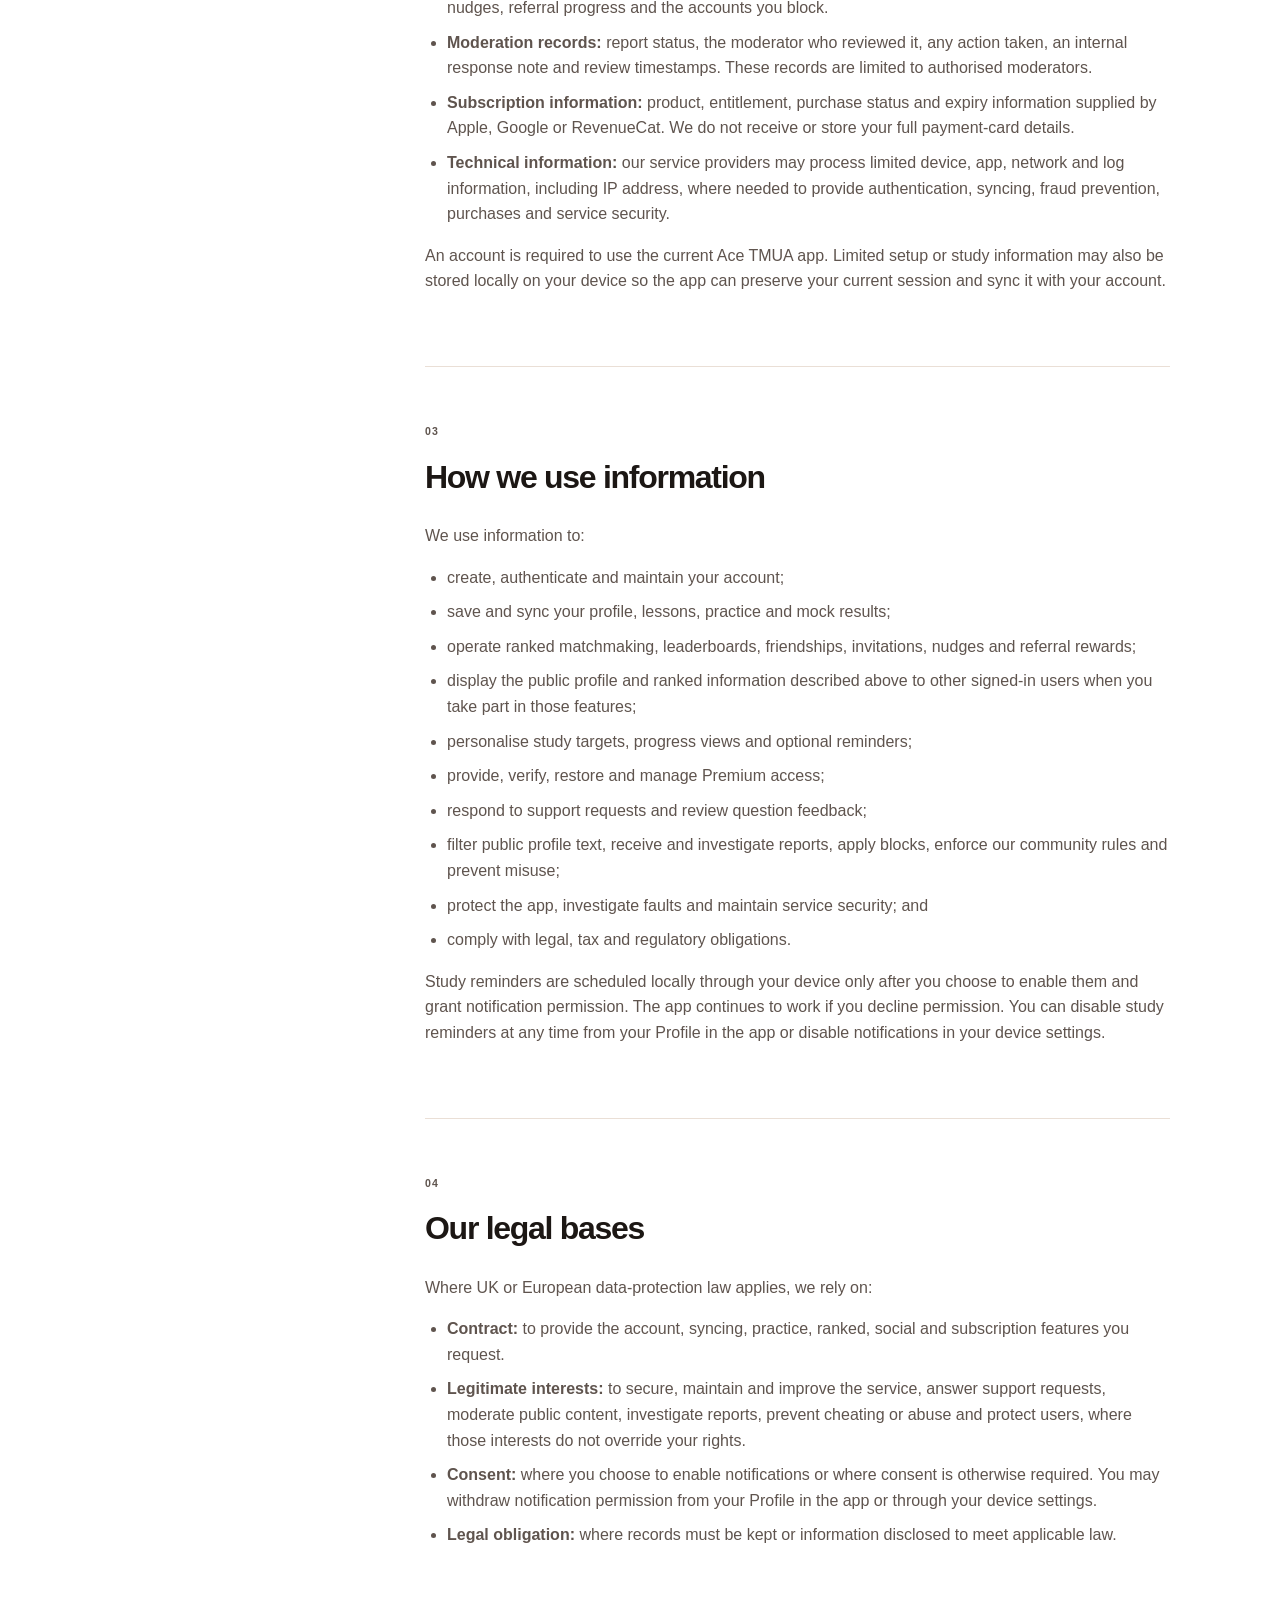
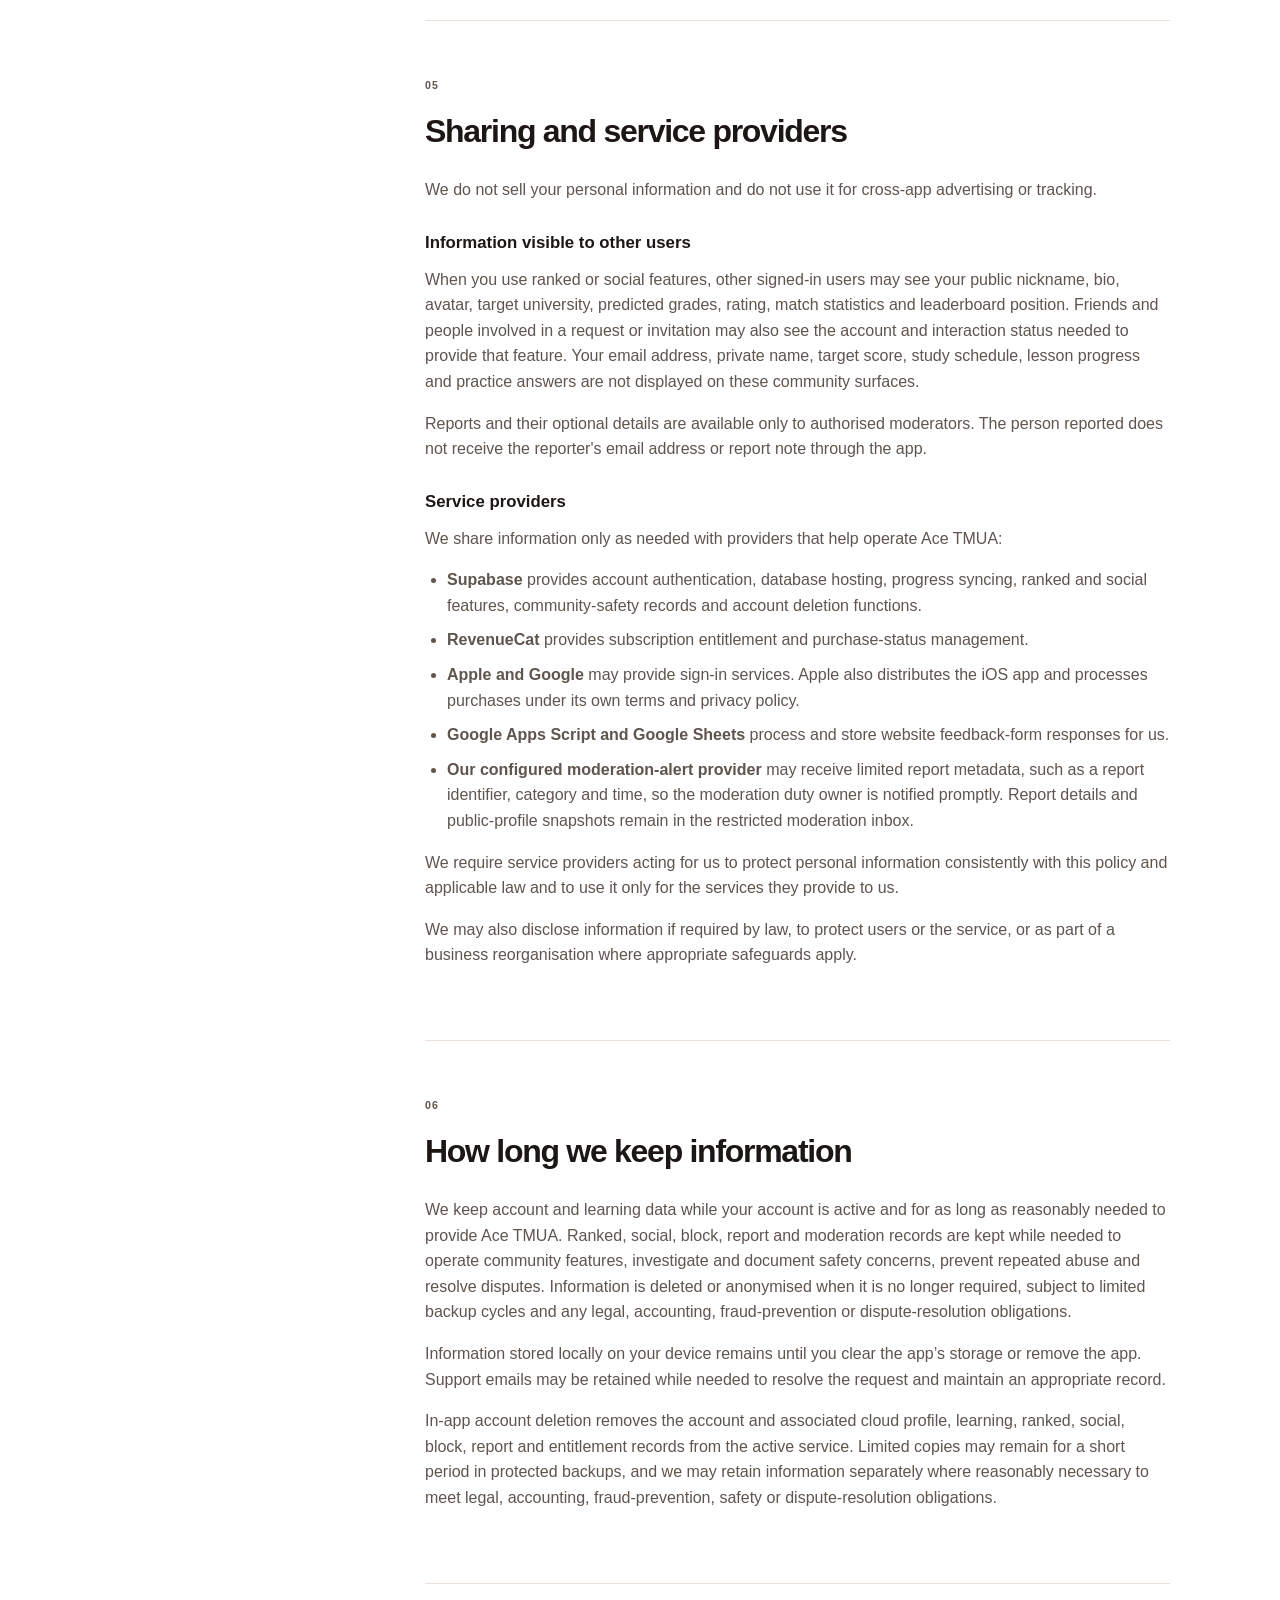
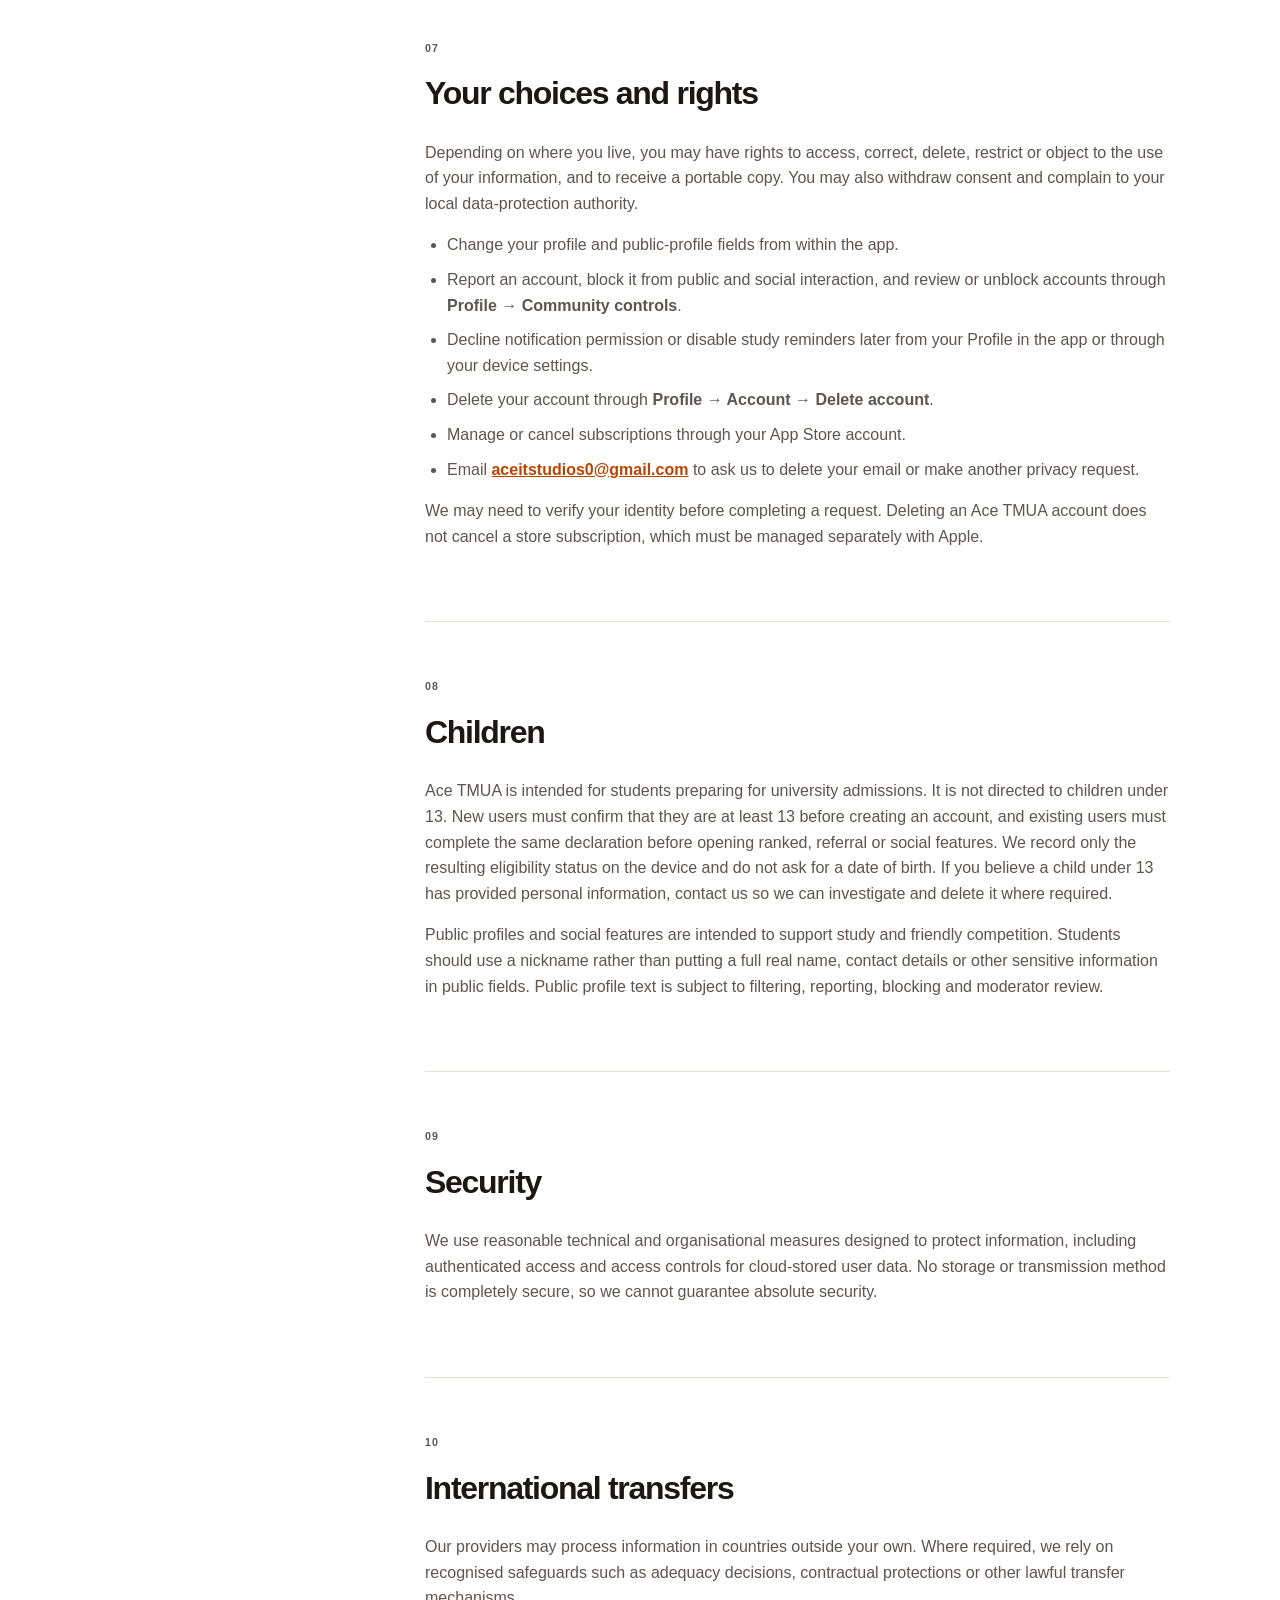
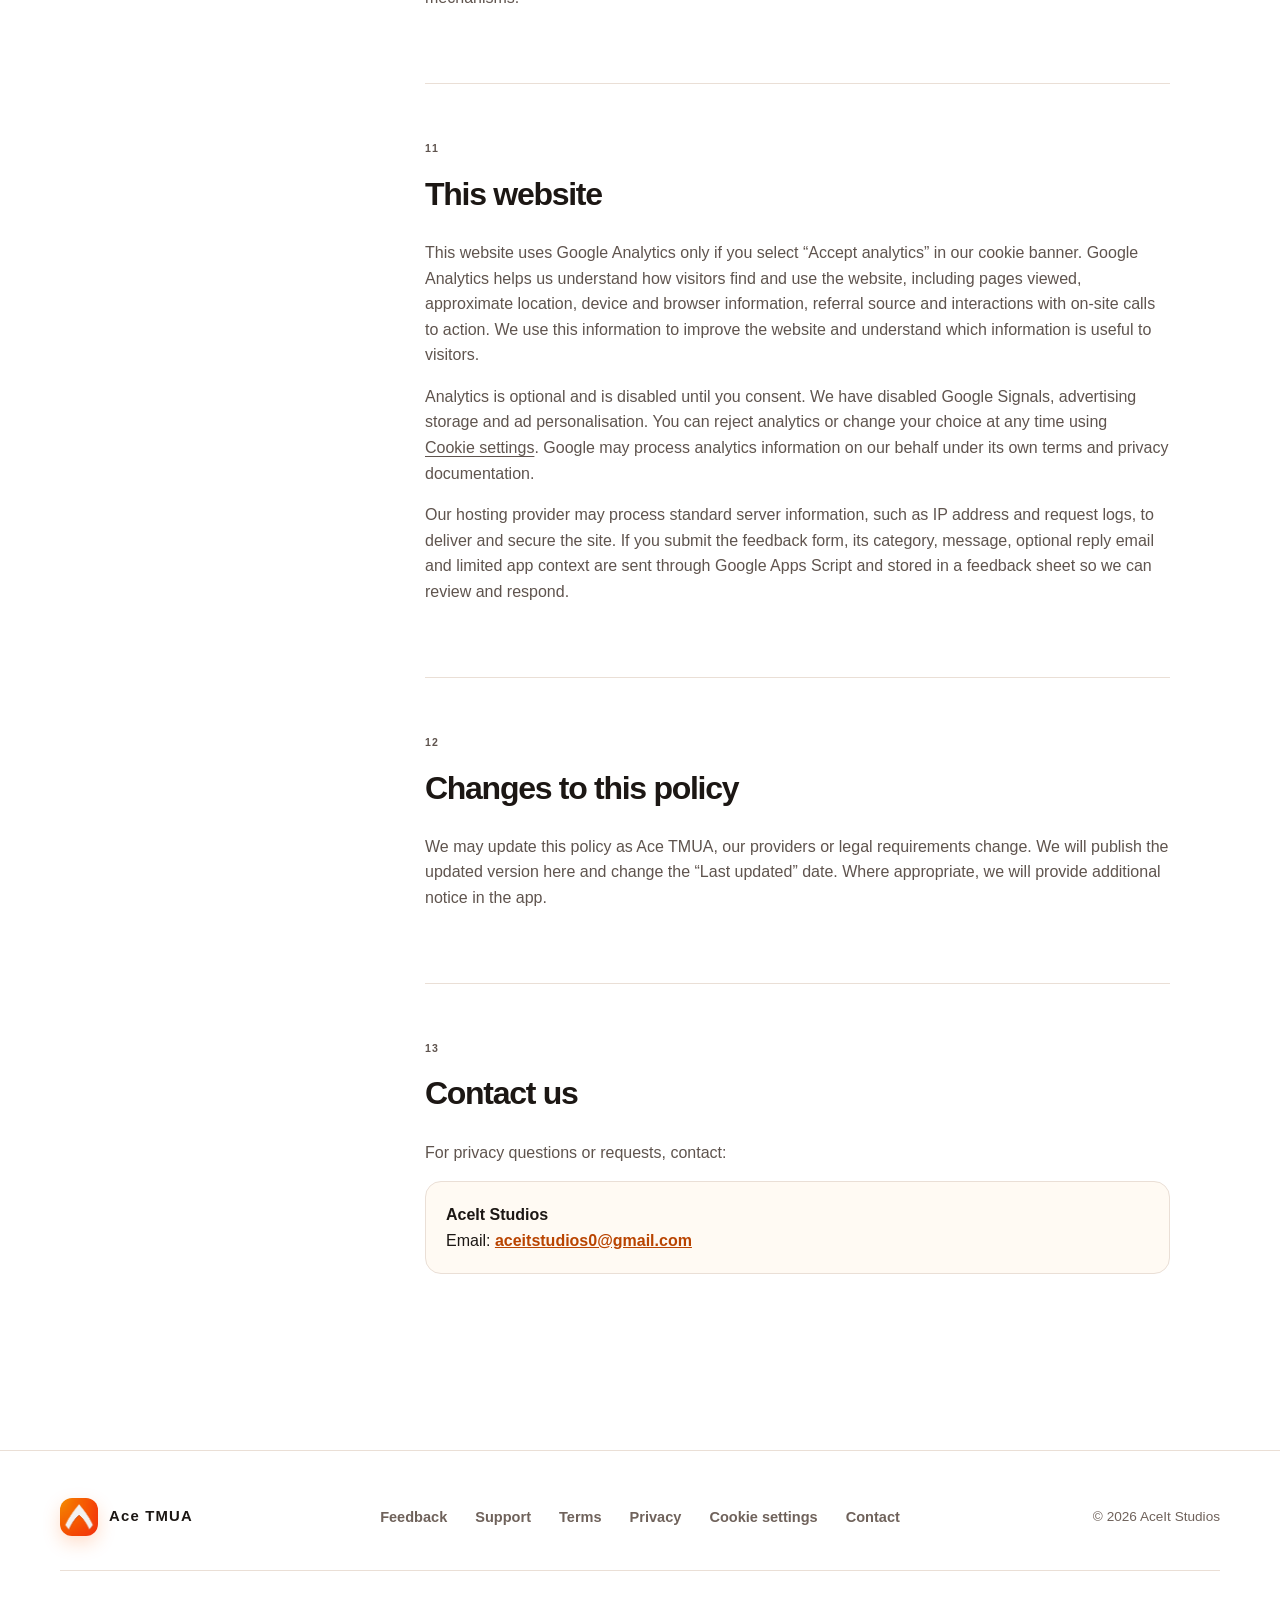
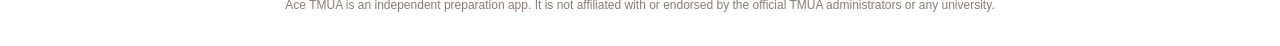
<file: privacy.html>
<!doctype html>
<html lang="en-GB">
  <head>
    <meta charset="UTF-8" />
    <meta name="viewport" content="width=device-width, initial-scale=1" />
    <meta
      name="description"
      content="Learn how Ace TMUA and AceIt Studios collect, use and protect your personal information."
    />
    <meta name="author" content="AceIt Studios" />
    <meta name="robots" content="index, follow, max-image-preview:large" />
    <meta name="theme-color" content="#ff6b19" />
    <link
      rel="canonical"
      href="https://acetmua.aceitstudios.co.uk/privacy.html"
    />
    <link rel="icon" type="image/png" href="assets/brand/favicon.png" />
    <link rel="apple-touch-icon" href="assets/brand/logo.png" />
    <link rel="manifest" href="site.webmanifest" />
    <meta property="og:type" content="website" />
    <meta property="og:site_name" content="Ace TMUA" />
    <meta property="og:title" content="Privacy Policy | Ace TMUA" />
    <meta
      property="og:description"
      content="How AceIt Studios handles information when you use Ace TMUA."
    />
    <meta
      property="og:url"
      content="https://acetmua.aceitstudios.co.uk/privacy.html"
    />
    <meta
      property="og:image"
      content="https://acetmua.aceitstudios.co.uk/assets/brand/logo.png"
    />
    <meta property="og:image:width" content="1254" />
    <meta property="og:image:height" content="1254" />
    <meta property="og:image:alt" content="Ace TMUA app icon" />
    <meta property="og:locale" content="en_GB" />
    <meta name="twitter:card" content="summary" />
    <meta name="twitter:title" content="Privacy Policy | Ace TMUA" />
    <meta
      name="twitter:description"
      content="Learn how Ace TMUA and AceIt Studios collect, use and protect your personal information."
    />
    <meta
      name="twitter:image"
      content="https://acetmua.aceitstudios.co.uk/assets/brand/logo.png"
    />
    <meta name="twitter:image:alt" content="Ace TMUA app icon" />
    <title>Privacy Policy | Ace TMUA</title>
    <link rel="stylesheet" href="css/site.css" />
  </head>
  <body>
    <a class="skip-link" href="#main">Skip to content</a>
    <header class="site-header site-header--solid">
      <div class="shell header-inner">
        <a class="brand" href="index.html" aria-label="Ace TMUA home">
          <img src="assets/brand/logo.png" alt="" width="44" height="44" />
          <span>Ace TMUA</span>
        </a>
        <nav class="header-nav" aria-label="Main navigation">
          <a href="index.html">Home</a>
          <a href="support.html">Support</a>
          <a href="feedback.html">Feedback</a>
          <a href="mailto:aceitstudios0@gmail.com">Contact</a>
        </nav>
      </div>
    </header>

    <main id="main" class="legal-main">
      <section class="legal-hero legal-hero--privacy">
        <div class="shell legal-hero-inner">
          <p class="kicker">Your information</p>
          <h1>Privacy Policy</h1>
          <p>
            This policy explains how AceIt Studios handles information when you
            use the Ace TMUA mobile app or this website.
          </p>
          <div class="policy-meta">
            <span>Effective: 31 July 2026</span>
            <span>Last updated: 9 September 2026</span>
          </div>
        </div>
      </section>

      <section class="legal-content">
        <div class="shell policy-layout">
          <aside class="policy-nav" aria-label="Privacy policy sections">
            <strong>On this page</strong>
            <a href="#who-we-are">1. Who we are</a>
            <a href="#information">2. Information we handle</a>
            <a href="#use">3. How we use information</a>
            <a href="#legal-bases">4. Legal bases</a>
            <a href="#sharing">5. Sharing and providers</a>
            <a href="#retention">6. Retention</a>
            <a href="#choices">7. Your choices and rights</a>
            <a href="#children">8. Children</a>
            <a href="#security">9. Security</a>
            <a href="#international">10. International transfers</a>
            <a href="#website">11. This website</a>
            <a href="#changes">12. Changes</a>
            <a href="#contact">13. Contact</a>
          </aside>

          <article class="policy-article">
            <section id="who-we-are">
              <p class="policy-number">01</p>
              <h2>Who we are</h2>
              <p>
                Ace TMUA is operated by <strong>AceIt Studios</strong>. In this
                policy, “we”, “us” and “our” refer to AceIt Studios. For
                questions about this policy or your information, email
                <a href="mailto:aceitstudios0@gmail.com"
                  >aceitstudios0@gmail.com</a
                >.
              </p>
            </section>

            <section id="information">
              <p class="policy-number">02</p>
              <h2>Information we handle</h2>
              <h3>Information you provide</h3>
              <ul>
                <li>
                  <strong>Account information:</strong> your email address,
                  name, authentication provider and account identifier when you
                  create or connect an account.
                </li>
                <li>
                  <strong>Study profile:</strong> information such as your
                  target university, target TMUA score, intended exam sitting,
                  predicted grades, chosen study days and reminder time.
                </li>
                <li>
                  <strong>Public profile:</strong> the public nickname, optional
                  bio and profile appearance you choose. When you use ranked or
                  social features, your public nickname, bio, avatar, target
                  university and predicted grades may be shown to other signed-in
                  users. Do not include contact details or other sensitive
                  information in public fields.
                </li>
                <li>
                  <strong>Community-safety information:</strong> the report
                  reason and optional details you submit when reporting another
                  account. Reports include the relevant account, feature or match
                  context and a snapshot of the public profile content visible at
                  the time of the report.
                </li>
                <li>
                  <strong>Support messages:</strong> the contents of emails and
                  any details you choose to send when asking for help or giving
                  feedback.
                </li>
              </ul>
              <h3>Information created through use of the app</h3>
              <ul>
                <li>
                  <strong>Learning activity:</strong> completed lessons,
                  practice answers, mock attempts, scores, timestamps, study
                  duration and saved in-progress sessions.
                </li>
                <li>
                  <strong>Ranked and social activity:</strong> matchmaking and
                  match records, ratings, wins and losses, average answer times,
                  leaderboard positions, friend relationships and requests,
                  match invitations, study nudges, referral progress and the
                  accounts you block.
                </li>
                <li>
                  <strong>Moderation records:</strong> report status, the
                  moderator who reviewed it, any action taken, an internal
                  response note and review timestamps. These records are limited
                  to authorised moderators.
                </li>
                <li>
                  <strong>Subscription information:</strong> product,
                  entitlement, purchase status and expiry information supplied
                  by Apple, Google or RevenueCat. We do not receive or store
                  your full payment-card details.
                </li>
                <li>
                  <strong>Technical information:</strong> our service providers
                  may process limited device, app, network and log information,
                  including IP address, where needed to provide authentication,
                  syncing, fraud prevention, purchases and service security.
                </li>
              </ul>
              <p>
                An account is required to use the current Ace TMUA app. Limited
                setup or study information may also be stored locally on your
                device so the app can preserve your current session and sync it
                with your account.
              </p>
            </section>

            <section id="use">
              <p class="policy-number">03</p>
              <h2>How we use information</h2>
              <p>We use information to:</p>
              <ul>
                <li>create, authenticate and maintain your account;</li>
                <li>
                  save and sync your profile, lessons, practice and mock
                  results;
                </li>
                <li>
                  operate ranked matchmaking, leaderboards, friendships,
                  invitations, nudges and referral rewards;
                </li>
                <li>
                  display the public profile and ranked information described
                  above to other signed-in users when you take part in those
                  features;
                </li>
                <li>
                  personalise study targets, progress views and optional
                  reminders;
                </li>
                <li>provide, verify, restore and manage Premium access;</li>
                <li>
                  respond to support requests and review question feedback;
                </li>
                <li>
                  filter public profile text, receive and investigate reports,
                  apply blocks, enforce our community rules and prevent misuse;
                </li>
                <li>
                  protect the app, investigate faults and maintain service
                  security; and
                </li>
                <li>comply with legal, tax and regulatory obligations.</li>
              </ul>
              <p>
                Study reminders are scheduled locally through your device only
                after you choose to enable them and grant notification permission.
                The app continues to work if you decline permission. You can
                disable study reminders at any time from your Profile in the
                app or disable notifications in your device settings.
              </p>
            </section>

            <section id="legal-bases">
              <p class="policy-number">04</p>
              <h2>Our legal bases</h2>
              <p>
                Where UK or European data-protection law applies, we rely on:
              </p>
              <ul>
                <li>
                  <strong>Contract:</strong> to provide the account, syncing,
                  practice, ranked, social and subscription features you request.
                </li>
                <li>
                  <strong>Legitimate interests:</strong> to secure, maintain and
                  improve the service, answer support requests, moderate public
                  content, investigate reports, prevent cheating or abuse and
                  protect users, where those interests do not override your
                  rights.
                </li>
                <li>
                  <strong>Consent:</strong> where you choose to enable
                  notifications or where consent is otherwise required. You may
                  withdraw notification permission from your Profile in the app
                  or through your device settings.
                </li>
                <li>
                  <strong>Legal obligation:</strong> where records must be kept
                  or information disclosed to meet applicable law.
                </li>
              </ul>
            </section>

            <section id="sharing">
              <p class="policy-number">05</p>
              <h2>Sharing and service providers</h2>
              <p>
                We do not sell your personal information and do not use it for
                cross-app advertising or tracking.
              </p>
              <h3>Information visible to other users</h3>
              <p>
                When you use ranked or social features, other signed-in users may
                see your public nickname, bio, avatar, target university,
                predicted grades, rating, match statistics and leaderboard
                position. Friends and people involved in a request or invitation
                may also see the account and interaction status needed to provide
                that feature. Your email address, private name, target score,
                study schedule, lesson progress and practice answers are not
                displayed on these community surfaces.
              </p>
              <p>
                Reports and their optional details are available only to
                authorised moderators. The person reported does not receive the
                reporter's email address or report note through the app.
              </p>
              <h3>Service providers</h3>
              <p>
                We share information only as needed with providers that help
                operate Ace TMUA:
              </p>
              <ul>
                <li>
                  <strong>Supabase</strong> provides account authentication,
                  database hosting, progress syncing, ranked and social features,
                  community-safety records and account deletion functions.
                </li>
                <li>
                  <strong>RevenueCat</strong> provides subscription entitlement
                  and purchase-status management.
                </li>
                <li>
                  <strong>Apple and Google</strong> may provide sign-in services.
                  Apple also distributes the iOS app and processes purchases
                  under its own terms and privacy policy.
                </li>
                <li>
                  <strong>Google Apps Script and Google Sheets</strong> process
                  and store website feedback-form responses for us.
                </li>
                <li>
                  <strong>Our configured moderation-alert provider</strong> may
                  receive limited report metadata, such as a report identifier,
                  category and time, so the moderation duty owner is notified
                  promptly. Report details and public-profile snapshots remain
                  in the restricted moderation inbox.
                </li>
              </ul>
              <p>
                We require service providers acting for us to protect personal
                information consistently with this policy and applicable law and
                to use it only for the services they provide to us.
              </p>
              <p>
                We may also disclose information if required by law, to protect
                users or the service, or as part of a business reorganisation
                where appropriate safeguards apply.
              </p>
            </section>

            <section id="retention">
              <p class="policy-number">06</p>
              <h2>How long we keep information</h2>
              <p>
                We keep account and learning data while your account is active
                and for as long as reasonably needed to provide Ace TMUA. Ranked,
                social, block, report and moderation records are kept while
                needed to operate community features, investigate and document
                safety concerns, prevent repeated abuse and resolve disputes.
                Information is deleted or anonymised when it is no longer
                required, subject to limited backup cycles and any legal,
                accounting, fraud-prevention or dispute-resolution obligations.
              </p>
              <p>
                Information stored locally on your device remains until you
                clear the app’s storage or remove the app. Support emails may be
                retained while needed to resolve the request and maintain an
                appropriate record.
              </p>
              <p>
                In-app account deletion removes the account and associated cloud
                profile, learning, ranked, social, block, report and entitlement
                records from the active service. Limited copies may remain for a
                short period in protected backups, and we may retain information
                separately where reasonably necessary to meet legal, accounting,
                fraud-prevention, safety or dispute-resolution obligations.
              </p>
            </section>

            <section id="choices">
              <p class="policy-number">07</p>
              <h2>Your choices and rights</h2>
              <p>
                Depending on where you live, you may have rights to access,
                correct, delete, restrict or object to the use of your
                information, and to receive a portable copy. You may also
                withdraw consent and complain to your local data-protection
                authority.
              </p>
              <ul>
                <li>
                  Change your profile and public-profile fields from within the
                  app.
                </li>
                <li>
                  Report an account, block it from public and social interaction,
                  and review or unblock accounts through
                  <strong>Profile → Community controls</strong>.
                </li>
                <li>
                  Decline notification permission or disable study reminders
                  later from your Profile in the app or through your device
                  settings.
                </li>
                <li>
                  Delete your account through
                  <strong>Profile → Account → Delete account</strong>.
                </li>
                <li>
                  Manage or cancel subscriptions through your App Store account.
                </li>
                <li>
                  Email
                  <a href="mailto:aceitstudios0@gmail.com"
                    >aceitstudios0@gmail.com</a
                  >
                  to ask us to delete your email or make another privacy request.
                </li>
              </ul>
              <p>
                We may need to verify your identity before completing a request.
                Deleting an Ace TMUA account does not cancel a store
                subscription, which must be managed separately with Apple.
              </p>
            </section>

            <section id="children">
              <p class="policy-number">08</p>
              <h2>Children</h2>
              <p>
                Ace TMUA is intended for students preparing for university
                admissions. It is not directed to children under 13. New users
                must confirm that they are at least 13 before creating an
                account, and existing users must complete the same declaration
                before opening ranked, referral or social features. We record
                only the resulting eligibility status on the device and do not
                ask for a date of birth. If you believe a child under 13 has
                provided personal information, contact us so we can investigate
                and delete it where required.
              </p>
              <p>
                Public profiles and social features are intended to support study
                and friendly competition. Students should use a nickname rather
                than putting a full real name, contact details or other sensitive
                information in public fields. Public profile text is subject to
                filtering, reporting, blocking and moderator review.
              </p>
            </section>

            <section id="security">
              <p class="policy-number">09</p>
              <h2>Security</h2>
              <p>
                We use reasonable technical and organisational measures designed
                to protect information, including authenticated access and
                access controls for cloud-stored user data. No storage or
                transmission method is completely secure, so we cannot guarantee
                absolute security.
              </p>
            </section>

            <section id="international">
              <p class="policy-number">10</p>
              <h2>International transfers</h2>
              <p>
                Our providers may process information in countries outside your
                own. Where required, we rely on recognised safeguards such as
                adequacy decisions, contractual protections or other lawful
                transfer mechanisms.
              </p>
            </section>

            <section id="website">
              <p class="policy-number">11</p>
              <h2>This website</h2>
              <p>
                This website uses Google Analytics only if you select “Accept
                analytics” in our cookie banner. Google Analytics helps us
                understand how visitors find and use the website, including
                pages viewed, approximate location, device and browser
                information, referral source and interactions with on-site calls
                to action. We use this information to improve the website and
                understand which information is useful to visitors.
              </p>
              <p>
                Analytics is optional and is disabled until you consent. We have
                disabled Google Signals, advertising storage and ad
                personalisation. You can reject analytics or change your choice
                at any time using
                <button class="inline-link" type="button" data-cookie-settings>
                  Cookie settings</button
                >. Google may process analytics information on our behalf under
                its own terms and privacy documentation.
              </p>
              <p>
                Our hosting provider may process standard server information,
                such as IP address and request logs, to deliver and secure the
                site. If you submit the feedback form, its category, message,
                optional reply email and limited app context are sent through
                Google Apps Script and stored in a feedback sheet so we can
                review and respond.
              </p>
            </section>

            <section id="changes">
              <p class="policy-number">12</p>
              <h2>Changes to this policy</h2>
              <p>
                We may update this policy as Ace TMUA, our providers or legal
                requirements change. We will publish the updated version here
                and change the “Last updated” date. Where appropriate, we will
                provide additional notice in the app.
              </p>
            </section>

            <section id="contact">
              <p class="policy-number">13</p>
              <h2>Contact us</h2>
              <p>For privacy questions or requests, contact:</p>
              <address class="policy-contact">
                <strong>AceIt Studios</strong><br />
                Email:
                <a href="mailto:aceitstudios0@gmail.com"
                  >aceitstudios0@gmail.com</a
                >
              </address>
            </section>
          </article>
        </div>
      </section>
    </main>

    <footer class="site-footer">
      <div class="shell footer-grid">
        <a class="brand brand--footer" href="index.html">
          <img src="assets/brand/logo.png" alt="" width="38" height="38" />
          <span>Ace TMUA</span>
        </a>
        <nav aria-label="Footer navigation">
          <a href="feedback.html">Feedback</a>
          <a href="support.html">Support</a>
          <a href="terms.html">Terms</a>
          <a href="privacy.html" aria-current="page">Privacy</a>
          <button class="footer-link" type="button" data-cookie-settings>
            Cookie settings
          </button>
          <a href="mailto:aceitstudios0@gmail.com">Contact</a>
        </nav>
        <p class="copyright">© 2026 AceIt Studios</p>
      </div>
      <div class="shell disclaimer">
        Ace TMUA is an independent preparation app. It is not affiliated with or
        endorsed by the official TMUA administrators or any university.
      </div>
    </footer>
    <script src="js/analytics.js" defer></script>
  </body>
</html>
</file>
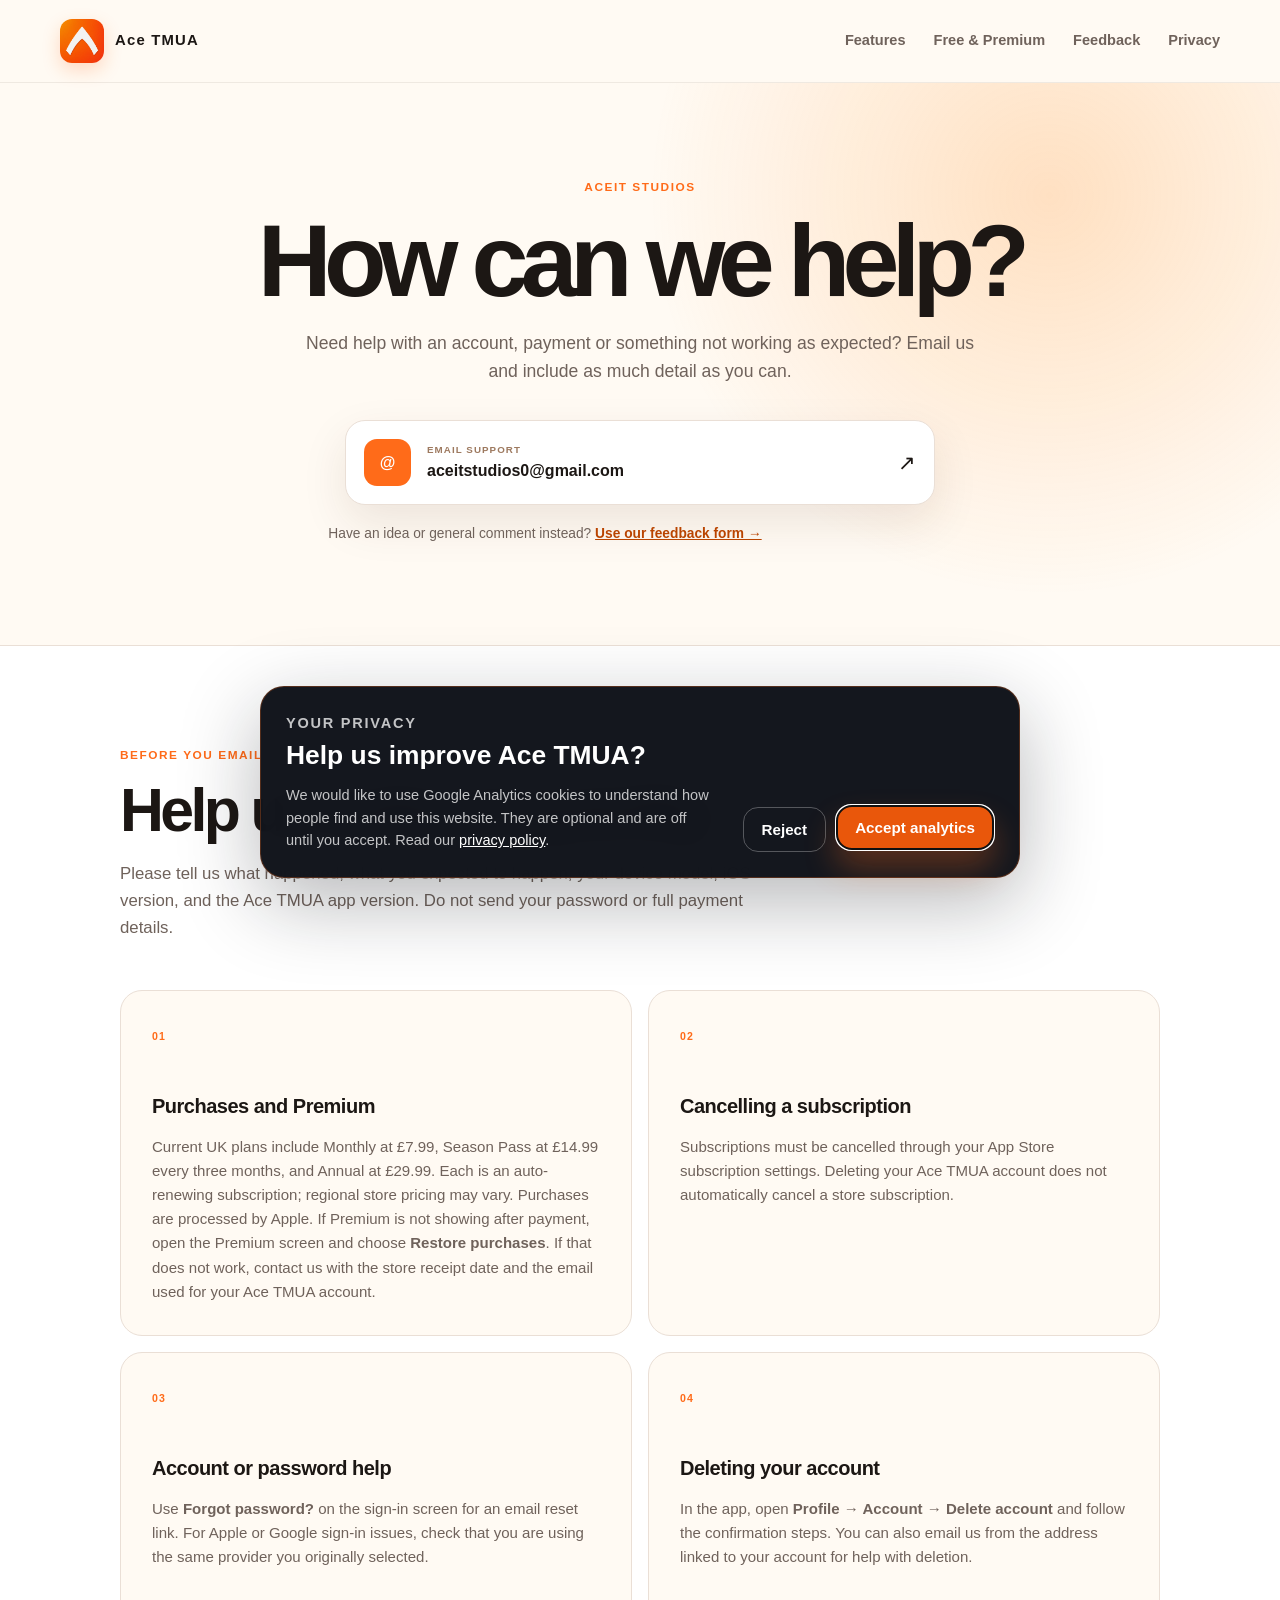
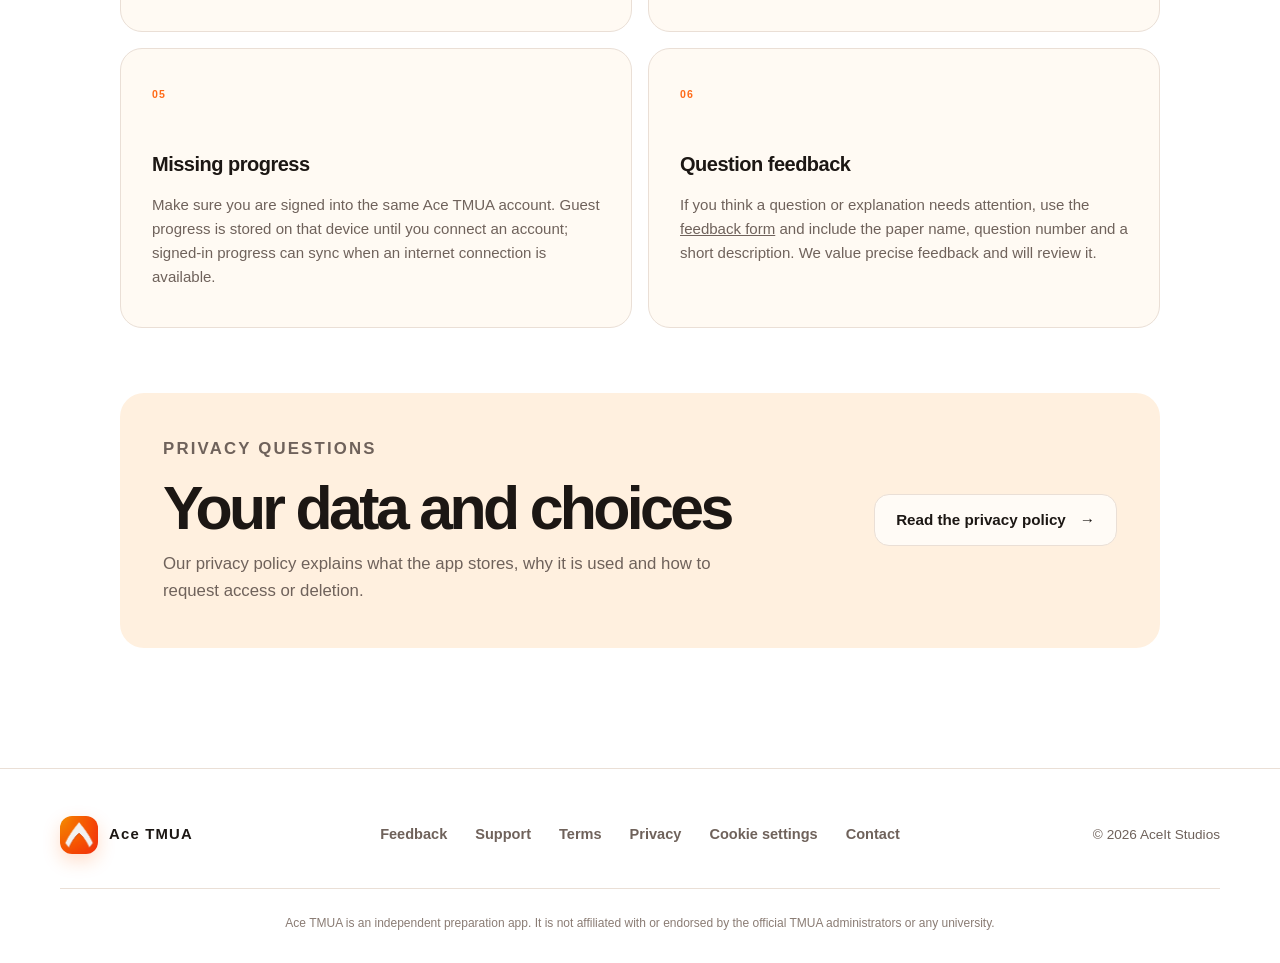
<file: support.html>
<!doctype html>
<html lang="en-GB">
  <head>
    <meta charset="UTF-8" />
    <meta name="viewport" content="width=device-width, initial-scale=1" />
    <meta
      name="description"
      content="Get help with Ace TMUA accounts, subscriptions, study progress and app issues."
    />
    <meta name="author" content="AceIt Studios" />
    <meta name="robots" content="index, follow, max-image-preview:large" />
    <meta name="theme-color" content="#ff6b19" />
    <link
      rel="canonical"
      href="https://acetmua.aceitstudios.co.uk/support.html"
    />
    <link rel="icon" type="image/png" href="assets/brand/favicon.png" />
    <link rel="apple-touch-icon" href="assets/brand/logo.png" />
    <link rel="manifest" href="site.webmanifest" />
    <meta property="og:type" content="website" />
    <meta property="og:site_name" content="Ace TMUA" />
    <meta property="og:title" content="Support | Ace TMUA" />
    <meta
      property="og:description"
      content="Get help with Ace TMUA accounts, subscriptions, study progress and app issues."
    />
    <meta
      property="og:url"
      content="https://acetmua.aceitstudios.co.uk/support.html"
    />
    <meta
      property="og:image"
      content="https://acetmua.aceitstudios.co.uk/assets/brand/logo.png"
    />
    <meta property="og:image:width" content="1254" />
    <meta property="og:image:height" content="1254" />
    <meta property="og:image:alt" content="Ace TMUA app icon" />
    <meta property="og:locale" content="en_GB" />
    <meta name="twitter:card" content="summary" />
    <meta name="twitter:title" content="Support | Ace TMUA" />
    <meta
      name="twitter:description"
      content="Get help with Ace TMUA accounts, subscriptions, study progress and app issues."
    />
    <meta
      name="twitter:image"
      content="https://acetmua.aceitstudios.co.uk/assets/brand/logo.png"
    />
    <meta name="twitter:image:alt" content="Ace TMUA app icon" />
    <title>Support | Ace TMUA</title>
    <link rel="stylesheet" href="css/site.css" />
  </head>
  <body>
    <a class="skip-link" href="#main">Skip to content</a>
    <header class="site-header site-header--solid">
      <div class="shell header-inner">
        <a class="brand" href="index.html" aria-label="Ace TMUA home">
          <img src="assets/brand/logo.png" alt="" width="44" height="44" />
          <span>Ace TMUA</span>
        </a>
        <nav class="header-nav" aria-label="Main navigation">
          <a href="index.html#features">Features</a>
          <a href="index.html#plans">Free &amp; Premium</a>
          <a href="feedback.html">Feedback</a>
          <a href="privacy.html">Privacy</a>
        </nav>
      </div>
    </header>

    <main id="main" class="legal-main">
      <section class="legal-hero">
        <div class="shell legal-hero-inner">
          <p class="kicker">AceIt Studios</p>
          <h1>How can we help?</h1>
          <p>
            Need help with an account, payment or something not working as
            expected? Email us and include as much detail as you can.
          </p>
          <a class="contact-card" href="mailto:aceitstudios0@gmail.com">
            <span class="contact-icon" aria-hidden="true">@</span>
            <span>
              <small>EMAIL SUPPORT</small>
              <strong>aceitstudios0@gmail.com</strong>
            </span>
            <span class="contact-arrow" aria-hidden="true">↗</span>
          </a>
          <p class="support-feedback-link">
            Have an idea or general comment instead?
            <a href="feedback.html">Use our feedback form →</a>
          </p>
        </div>
      </section>

      <section class="legal-content">
        <div class="shell article-shell">
          <div class="article-intro">
            <p class="kicker">Before you email</p>
            <h2>Help us solve it quickly.</h2>
            <p>
              Please tell us what happened, what you expected to happen, your
              device model, iOS version, and the Ace TMUA app
              version. Do not send your password or full payment details.
            </p>
          </div>

          <div class="faq-grid">
            <article class="faq-card">
              <span>01</span>
              <h3>Purchases and Premium</h3>
              <p>
                Current UK plans include Monthly at £7.99, Season Pass at £14.99
                every three months, and Annual at £29.99. Each is an
                auto-renewing subscription; regional store pricing may vary.
                Purchases are processed by Apple. If Premium is not
                showing after payment, open the Premium screen and choose
                <strong>Restore purchases</strong>. If that does not work,
                contact us with the store receipt date and the email used for
                your Ace TMUA account.
              </p>
            </article>
            <article class="faq-card">
              <span>02</span>
              <h3>Cancelling a subscription</h3>
              <p>
                Subscriptions must be cancelled through your App Store
                subscription settings. Deleting your Ace TMUA account does not
                automatically cancel a store subscription.
              </p>
            </article>
            <article class="faq-card">
              <span>03</span>
              <h3>Account or password help</h3>
              <p>
                Use <strong>Forgot password?</strong> on the sign-in screen for
                an email reset link. For Apple or Google sign-in issues, check
                that you are using the same provider you originally selected.
              </p>
            </article>
            <article class="faq-card">
              <span>04</span>
              <h3>Deleting your account</h3>
              <p>
                In the app, open
                <strong>Profile → Account → Delete account</strong> and follow
                the confirmation steps. You can also email us from the address
                linked to your account for help with deletion.
              </p>
            </article>
            <article class="faq-card">
              <span>05</span>
              <h3>Missing progress</h3>
              <p>
                Make sure you are signed into the same Ace TMUA account. Guest
                progress is stored on that device until you connect an account;
                signed-in progress can sync when an internet connection is
                available.
              </p>
            </article>
            <article class="faq-card">
              <span>06</span>
              <h3>Question feedback</h3>
              <p>
                If you think a question or explanation needs attention, use the
                <a href="feedback.html">feedback form</a> and include the paper
                name, question number and a short description. We value precise
                feedback and will review it.
              </p>
            </article>
          </div>

          <aside class="support-note">
            <div>
              <p class="kicker">Privacy questions</p>
              <h2>Your data and choices</h2>
              <p>
                Our privacy policy explains what the app stores, why it is used
                and how to request access or deletion.
              </p>
            </div>
            <a class="button button--secondary" href="privacy.html">
              Read the privacy policy
              <span aria-hidden="true">→</span>
            </a>
          </aside>
        </div>
      </section>
    </main>

    <footer class="site-footer">
      <div class="shell footer-grid">
        <a class="brand brand--footer" href="index.html">
          <img src="assets/brand/logo.png" alt="" width="38" height="38" />
          <span>Ace TMUA</span>
        </a>
        <nav aria-label="Footer navigation">
          <a href="feedback.html">Feedback</a>
          <a href="support.html" aria-current="page">Support</a>
          <a href="terms.html">Terms</a>
          <a href="privacy.html">Privacy</a>
          <button class="footer-link" type="button" data-cookie-settings>
            Cookie settings
          </button>
          <a href="mailto:aceitstudios0@gmail.com">Contact</a>
        </nav>
        <p class="copyright">© 2026 AceIt Studios</p>
      </div>
      <div class="shell disclaimer">
        Ace TMUA is an independent preparation app. It is not affiliated with or
        endorsed by the official TMUA administrators or any university.
      </div>
    </footer>
    <script src="js/analytics.js" defer></script>
  </body>
</html>
</file>
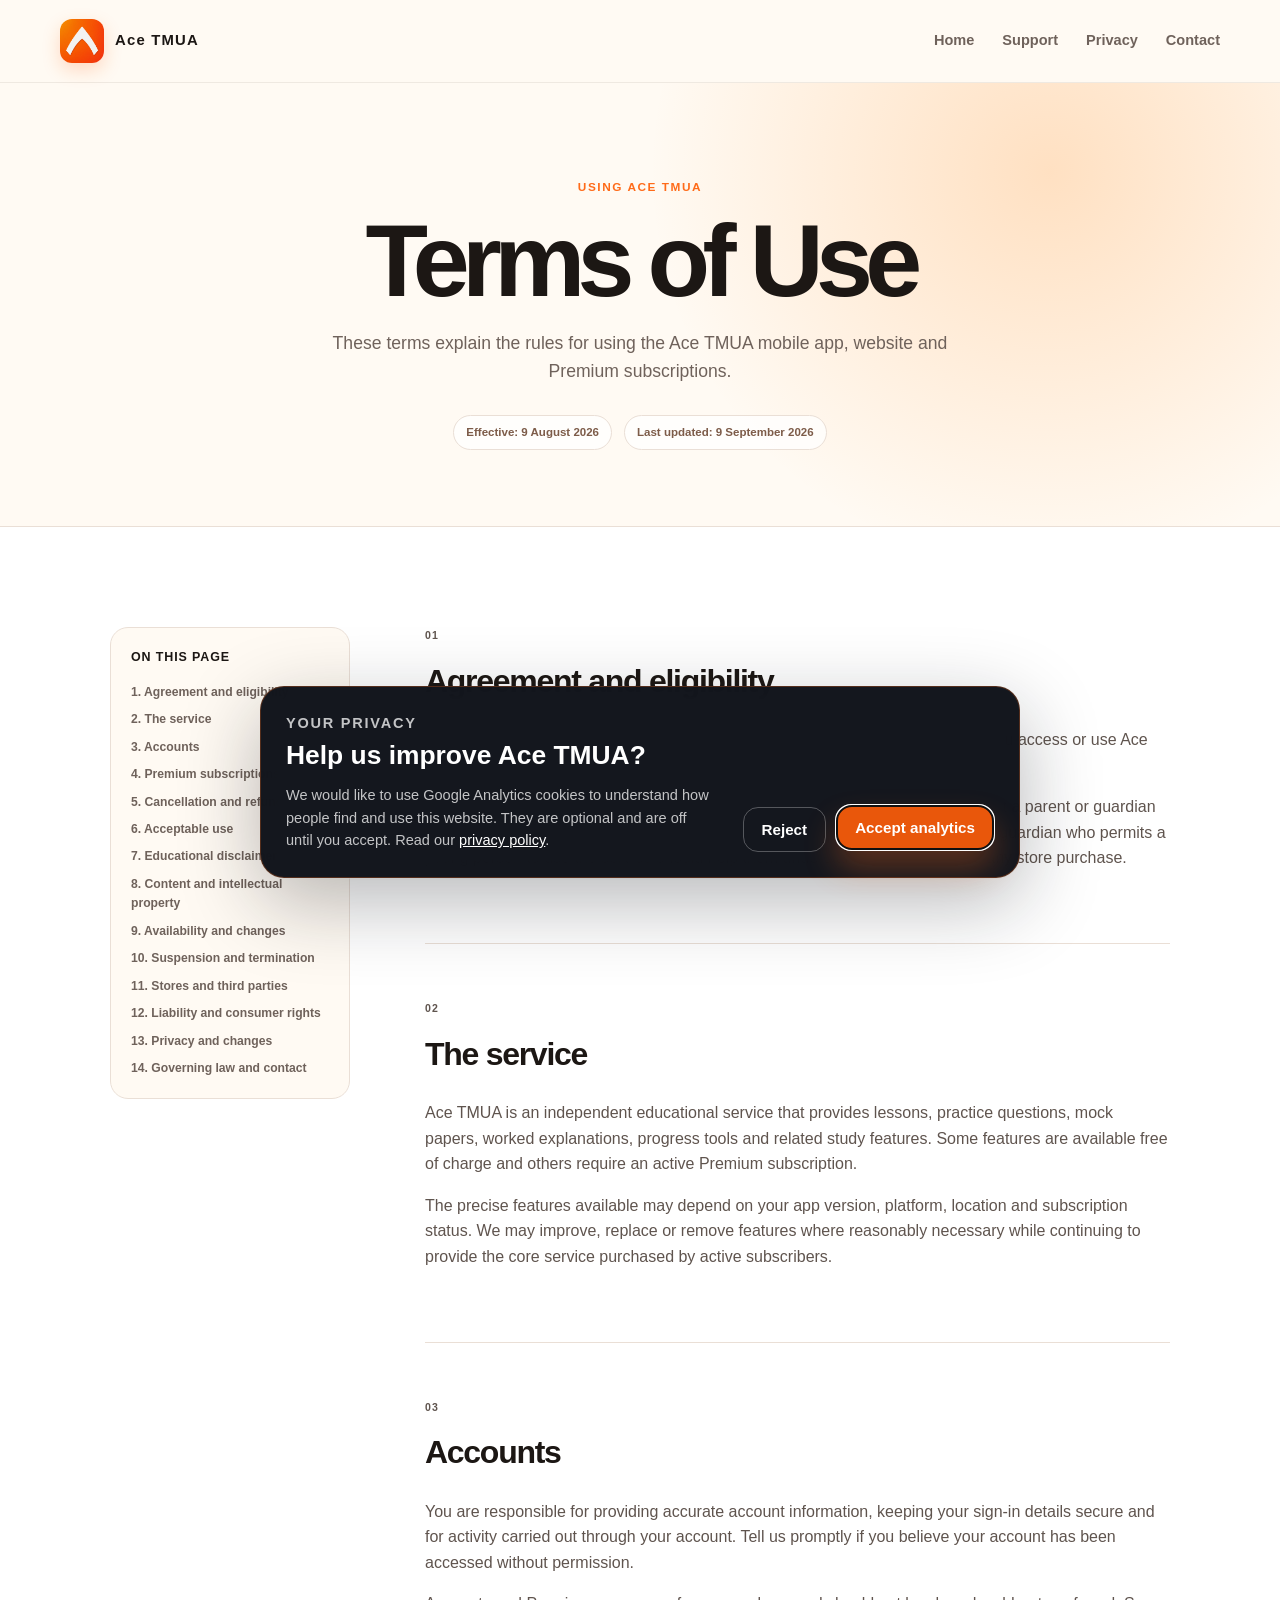
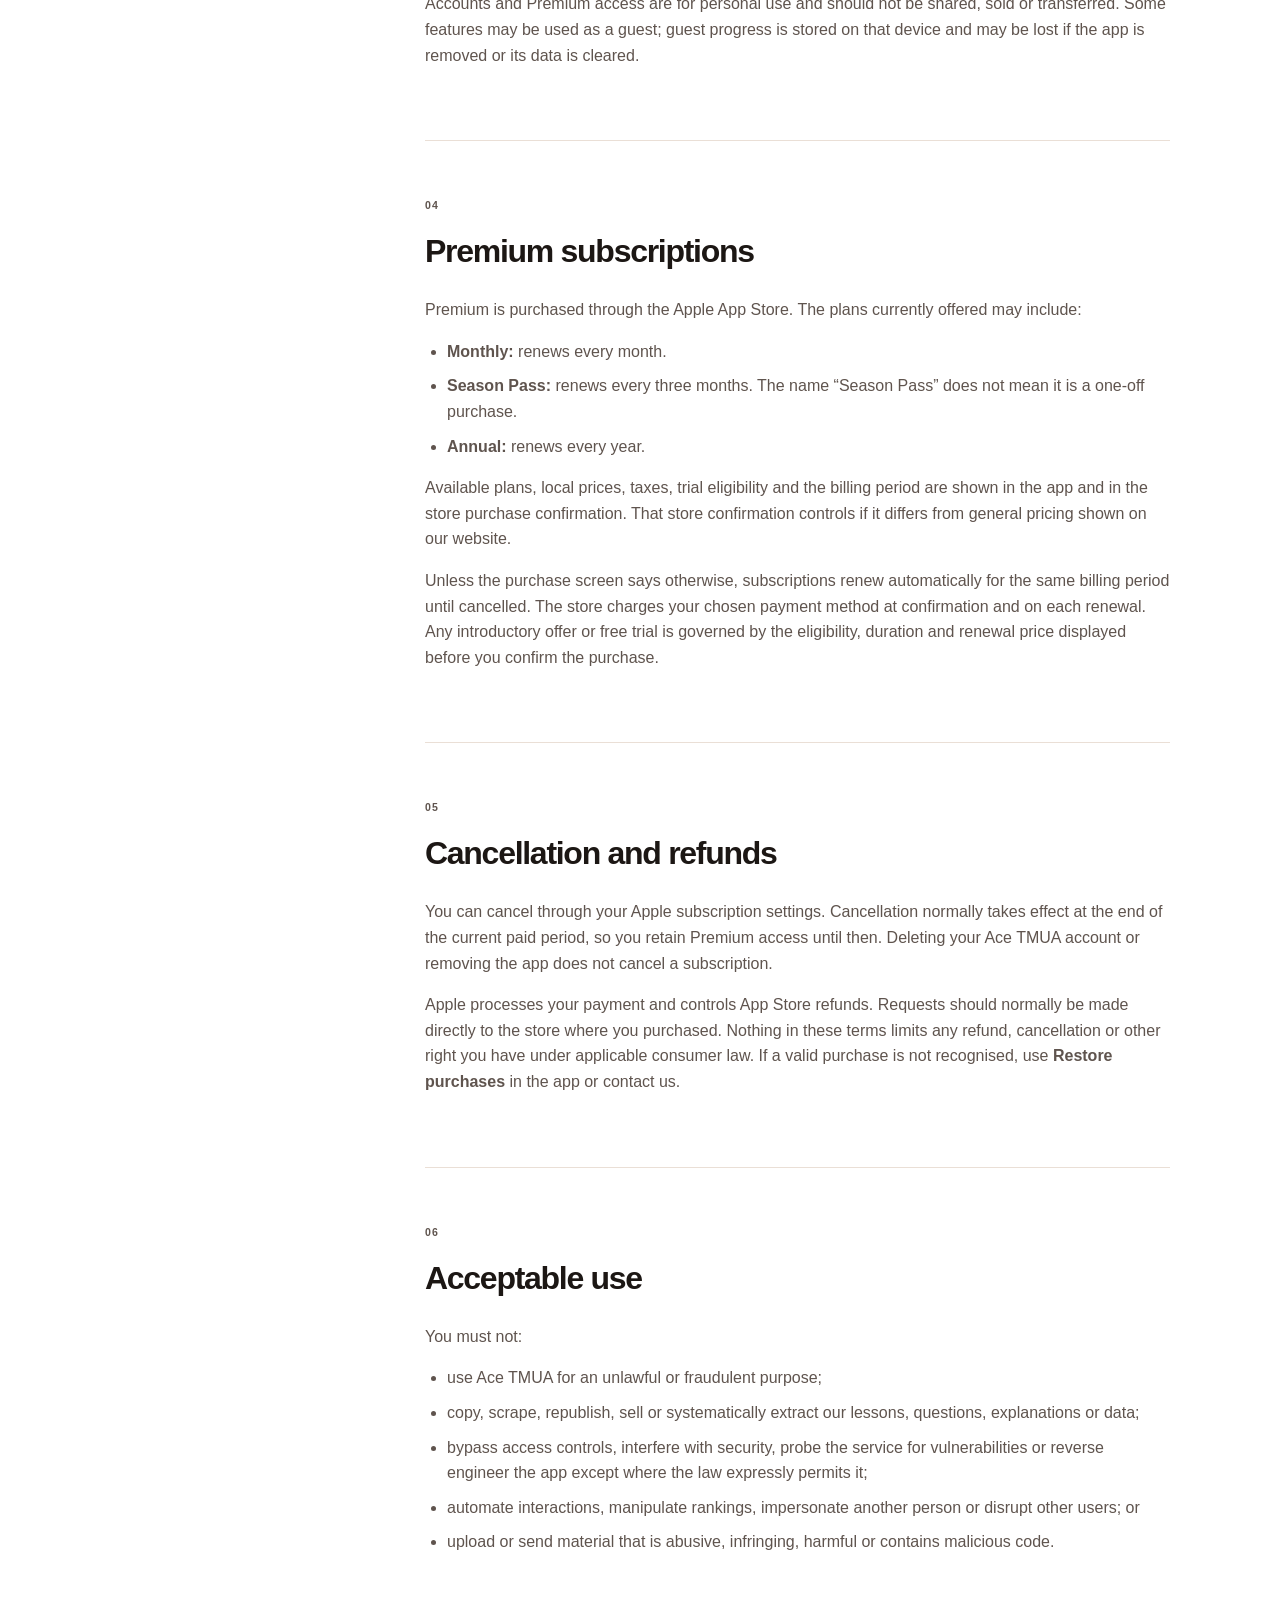
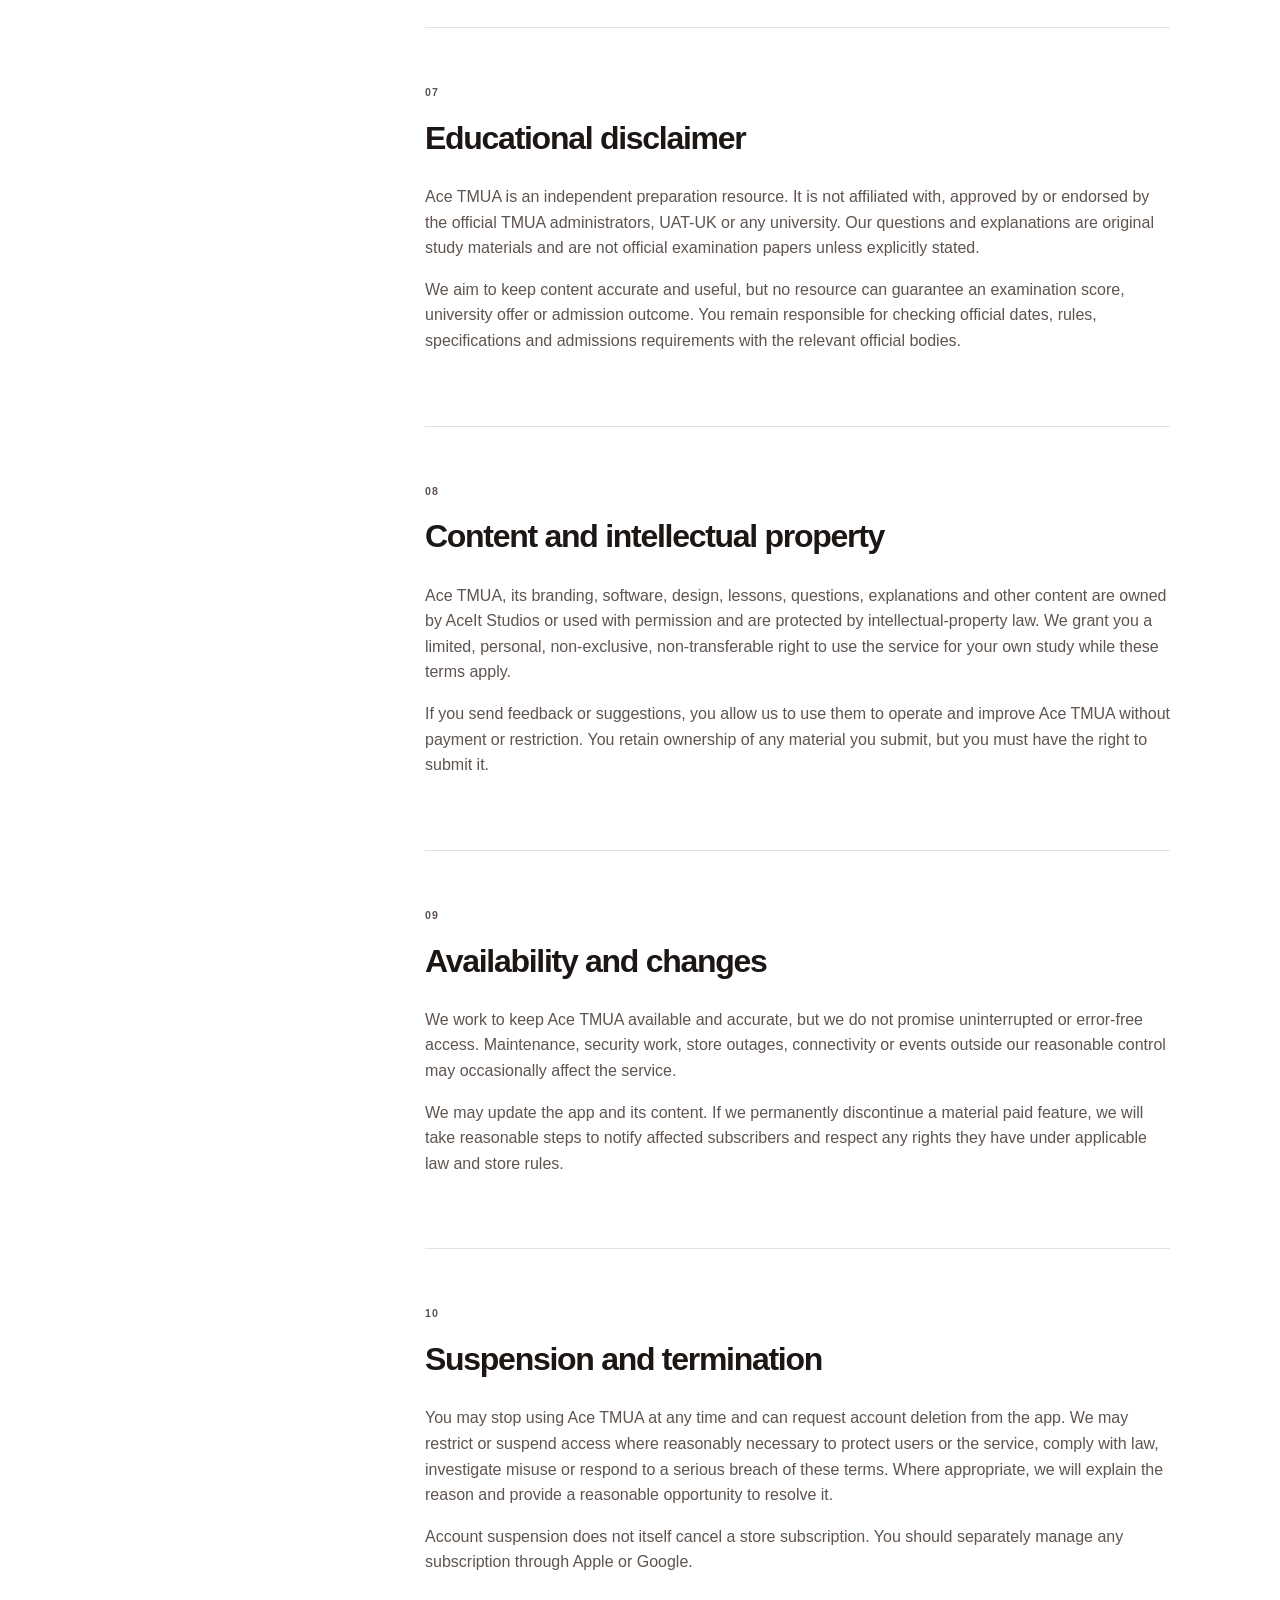
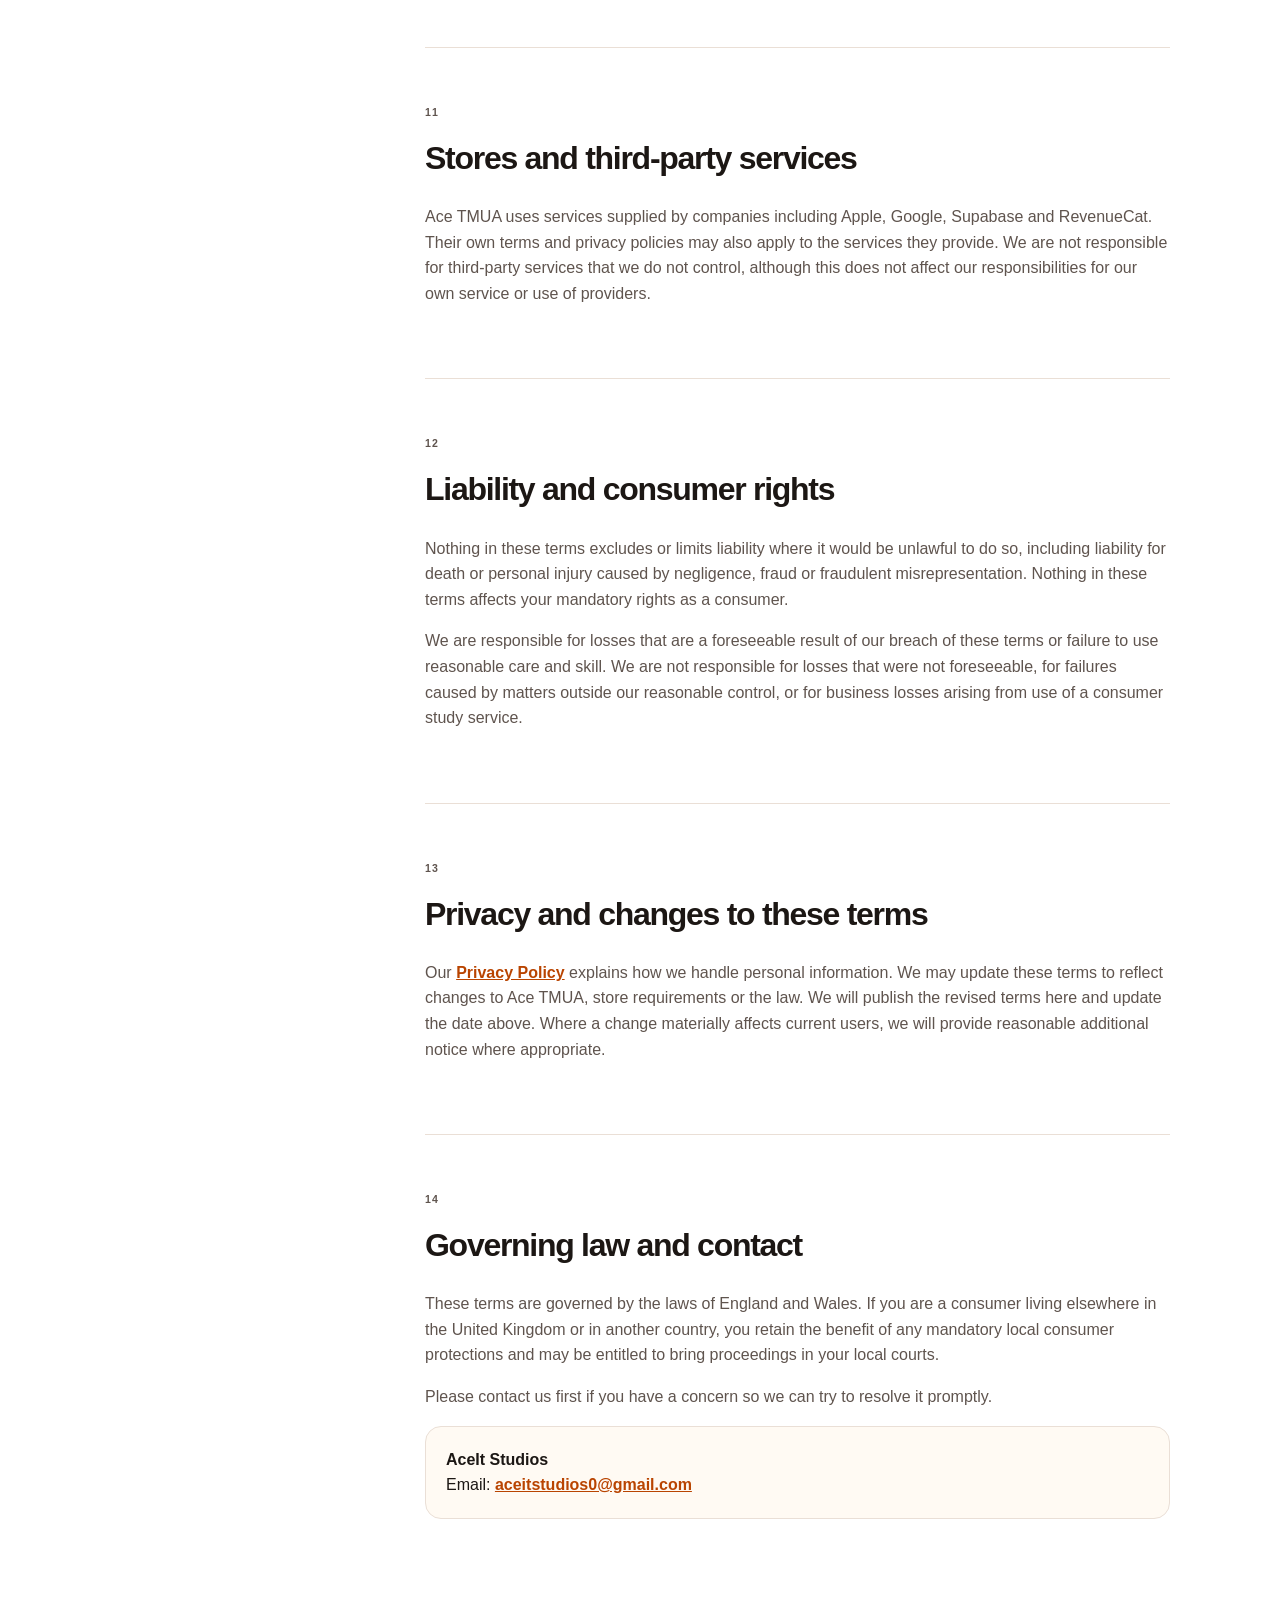
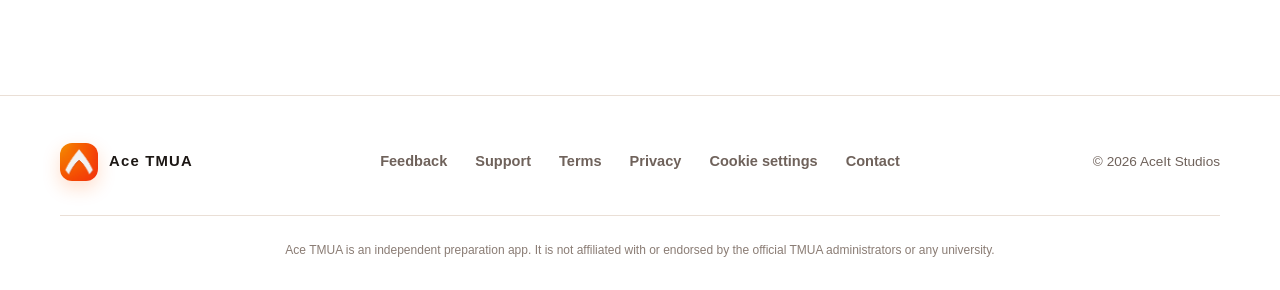
<file: terms.html>
<!doctype html>
<html lang="en-GB">
  <head>
    <meta charset="UTF-8" />
    <meta name="viewport" content="width=device-width, initial-scale=1" />
    <meta
      name="description"
      content="Read the terms that apply when you access or use the Ace TMUA app and website."
    />
    <meta name="author" content="AceIt Studios" />
    <meta name="robots" content="index, follow, max-image-preview:large" />
    <meta name="theme-color" content="#ff6b19" />
    <link
      rel="canonical"
      href="https://acetmua.aceitstudios.co.uk/terms.html"
    />
    <link rel="icon" type="image/png" href="assets/brand/favicon.png" />
    <link rel="apple-touch-icon" href="assets/brand/logo.png" />
    <link rel="manifest" href="site.webmanifest" />
    <meta property="og:type" content="website" />
    <meta property="og:site_name" content="Ace TMUA" />
    <meta property="og:title" content="Terms of Use | Ace TMUA" />
    <meta
      property="og:description"
      content="The terms that apply when you access or use Ace TMUA."
    />
    <meta
      property="og:url"
      content="https://acetmua.aceitstudios.co.uk/terms.html"
    />
    <meta
      property="og:image"
      content="https://acetmua.aceitstudios.co.uk/assets/brand/logo.png"
    />
    <meta property="og:image:width" content="1254" />
    <meta property="og:image:height" content="1254" />
    <meta property="og:image:alt" content="Ace TMUA app icon" />
    <meta property="og:locale" content="en_GB" />
    <meta name="twitter:card" content="summary" />
    <meta name="twitter:title" content="Terms of Use | Ace TMUA" />
    <meta
      name="twitter:description"
      content="The terms that apply when you access or use Ace TMUA."
    />
    <meta
      name="twitter:image"
      content="https://acetmua.aceitstudios.co.uk/assets/brand/logo.png"
    />
    <meta name="twitter:image:alt" content="Ace TMUA app icon" />
    <title>Terms of Use | Ace TMUA</title>
    <link rel="stylesheet" href="css/site.css" />
  </head>
  <body>
    <a class="skip-link" href="#main">Skip to content</a>
    <header class="site-header site-header--solid">
      <div class="shell header-inner">
        <a class="brand" href="index.html" aria-label="Ace TMUA home">
          <img src="assets/brand/logo.png" alt="" width="44" height="44" />
          <span>Ace TMUA</span>
        </a>
        <nav class="header-nav" aria-label="Main navigation">
          <a href="index.html">Home</a>
          <a href="support.html">Support</a>
          <a href="privacy.html">Privacy</a>
          <a href="mailto:aceitstudios0@gmail.com">Contact</a>
        </nav>
      </div>
    </header>

    <main id="main" class="legal-main">
      <section class="legal-hero legal-hero--terms">
        <div class="shell legal-hero-inner">
          <p class="kicker">Using Ace TMUA</p>
          <h1>Terms of Use</h1>
          <p>
            These terms explain the rules for using the Ace TMUA mobile app,
            website and Premium subscriptions.
          </p>
          <div class="policy-meta">
            <span>Effective: 9 August 2026</span>
            <span>Last updated: 9 September 2026</span>
          </div>
        </div>
      </section>

      <section class="legal-content">
        <div class="shell policy-layout">
          <aside class="policy-nav" aria-label="Terms of use sections">
            <strong>On this page</strong>
            <a href="#agreement">1. Agreement and eligibility</a>
            <a href="#service">2. The service</a>
            <a href="#accounts">3. Accounts</a>
            <a href="#premium">4. Premium subscriptions</a>
            <a href="#cancellation">5. Cancellation and refunds</a>
            <a href="#acceptable-use">6. Acceptable use</a>
            <a href="#education">7. Educational disclaimer</a>
            <a href="#content">8. Content and intellectual property</a>
            <a href="#availability">9. Availability and changes</a>
            <a href="#suspension">10. Suspension and termination</a>
            <a href="#third-parties">11. Stores and third parties</a>
            <a href="#liability">12. Liability and consumer rights</a>
            <a href="#privacy-changes">13. Privacy and changes</a>
            <a href="#law-contact">14. Governing law and contact</a>
          </aside>

          <article class="policy-article">
            <section id="agreement">
              <p class="policy-number">01</p>
              <h2>Agreement and eligibility</h2>
              <p>
                These Terms of Use form an agreement between you and
                <strong>AceIt Studios</strong> when you access or use Ace TMUA.
                If you do not agree to these terms, do not use the service.
              </p>
              <p>
                You must be at least 13 to create an account. If you are under
                18, you confirm that a parent or guardian has given you
                permission to use Ace TMUA and make any purchase. A parent or
                guardian who permits a young person to use the service should
                help them understand these terms and any store purchase.
              </p>
            </section>

            <section id="service">
              <p class="policy-number">02</p>
              <h2>The service</h2>
              <p>
                Ace TMUA is an independent educational service that provides
                lessons, practice questions, mock papers, worked explanations,
                progress tools and related study features. Some features are
                available free of charge and others require an active Premium
                subscription.
              </p>
              <p>
                The precise features available may depend on your app version,
                platform, location and subscription status. We may improve,
                replace or remove features where reasonably necessary while
                continuing to provide the core service purchased by active
                subscribers.
              </p>
            </section>

            <section id="accounts">
              <p class="policy-number">03</p>
              <h2>Accounts</h2>
              <p>
                You are responsible for providing accurate account information,
                keeping your sign-in details secure and for activity carried
                out through your account. Tell us promptly if you believe your
                account has been accessed without permission.
              </p>
              <p>
                Accounts and Premium access are for personal use and should not
                be shared, sold or transferred. Some features may be used as a
                guest; guest progress is stored on that device and may be lost
                if the app is removed or its data is cleared.
              </p>
            </section>

            <section id="premium">
              <p class="policy-number">04</p>
              <h2>Premium subscriptions</h2>
              <p>
                Premium is purchased through the Apple App Store. The plans
                currently offered may include:
              </p>
              <ul>
                <li><strong>Monthly:</strong> renews every month.</li>
                <li>
                  <strong>Season Pass:</strong> renews every three months. The
                  name “Season Pass” does not mean it is a one-off purchase.
                </li>
                <li><strong>Annual:</strong> renews every year.</li>
              </ul>
              <p>
                Available plans, local prices, taxes, trial eligibility and the
                billing period are shown in the app and in the store purchase
                confirmation. That store confirmation controls if it differs
                from general pricing shown on our website.
              </p>
              <p>
                Unless the purchase screen says otherwise, subscriptions renew
                automatically for the same billing period until cancelled. The
                store charges your chosen payment method at confirmation and on
                each renewal. Any introductory offer or free trial is governed
                by the eligibility, duration and renewal price displayed before
                you confirm the purchase.
              </p>
            </section>

            <section id="cancellation">
              <p class="policy-number">05</p>
              <h2>Cancellation and refunds</h2>
              <p>
                You can cancel through your Apple subscription settings.
                Cancellation normally takes effect at the end of the
                current paid period, so you retain Premium access until then.
                Deleting your Ace TMUA account or removing the app does not
                cancel a subscription.
              </p>
              <p>
                Apple processes your payment and controls App Store refunds.
                Requests should normally be made directly to the store
                where you purchased. Nothing in these terms limits any refund,
                cancellation or other right you have under applicable consumer
                law. If a valid purchase is not recognised, use
                <strong>Restore purchases</strong> in the app or contact us.
              </p>
            </section>

            <section id="acceptable-use">
              <p class="policy-number">06</p>
              <h2>Acceptable use</h2>
              <p>You must not:</p>
              <ul>
                <li>use Ace TMUA for an unlawful or fraudulent purpose;</li>
                <li>
                  copy, scrape, republish, sell or systematically extract our
                  lessons, questions, explanations or data;
                </li>
                <li>
                  bypass access controls, interfere with security, probe the
                  service for vulnerabilities or reverse engineer the app except
                  where the law expressly permits it;
                </li>
                <li>
                  automate interactions, manipulate rankings, impersonate
                  another person or disrupt other users; or
                </li>
                <li>
                  upload or send material that is abusive, infringing, harmful
                  or contains malicious code.
                </li>
              </ul>
            </section>

            <section id="education">
              <p class="policy-number">07</p>
              <h2>Educational disclaimer</h2>
              <p>
                Ace TMUA is an independent preparation resource. It is not
                affiliated with, approved by or endorsed by the official TMUA
                administrators, UAT-UK or any university. Our questions and
                explanations are original study materials and are not official
                examination papers unless explicitly stated.
              </p>
              <p>
                We aim to keep content accurate and useful, but no resource can
                guarantee an examination score, university offer or admission
                outcome. You remain responsible for checking official dates,
                rules, specifications and admissions requirements with the
                relevant official bodies.
              </p>
            </section>

            <section id="content">
              <p class="policy-number">08</p>
              <h2>Content and intellectual property</h2>
              <p>
                Ace TMUA, its branding, software, design, lessons, questions,
                explanations and other content are owned by AceIt Studios or
                used with permission and are protected by intellectual-property
                law. We grant you a limited, personal, non-exclusive,
                non-transferable right to use the service for your own study
                while these terms apply.
              </p>
              <p>
                If you send feedback or suggestions, you allow us to use them
                to operate and improve Ace TMUA without payment or restriction.
                You retain ownership of any material you submit, but you must
                have the right to submit it.
              </p>
            </section>

            <section id="availability">
              <p class="policy-number">09</p>
              <h2>Availability and changes</h2>
              <p>
                We work to keep Ace TMUA available and accurate, but we do not
                promise uninterrupted or error-free access. Maintenance,
                security work, store outages, connectivity or events outside
                our reasonable control may occasionally affect the service.
              </p>
              <p>
                We may update the app and its content. If we permanently
                discontinue a material paid feature, we will take reasonable
                steps to notify affected subscribers and respect any rights they
                have under applicable law and store rules.
              </p>
            </section>

            <section id="suspension">
              <p class="policy-number">10</p>
              <h2>Suspension and termination</h2>
              <p>
                You may stop using Ace TMUA at any time and can request account
                deletion from the app. We may restrict or suspend access where
                reasonably necessary to protect users or the service, comply
                with law, investigate misuse or respond to a serious breach of
                these terms. Where appropriate, we will explain the reason and
                provide a reasonable opportunity to resolve it.
              </p>
              <p>
                Account suspension does not itself cancel a store subscription.
                You should separately manage any subscription through Apple or
                Google.
              </p>
            </section>

            <section id="third-parties">
              <p class="policy-number">11</p>
              <h2>Stores and third-party services</h2>
              <p>
                Ace TMUA uses services supplied by companies including Apple,
                Google, Supabase and RevenueCat. Their own terms and privacy
                policies may also apply to the services they provide. We are not
                responsible for third-party services that we do not control,
                although this does not affect our responsibilities for our own
                service or use of providers.
              </p>
            </section>

            <section id="liability">
              <p class="policy-number">12</p>
              <h2>Liability and consumer rights</h2>
              <p>
                Nothing in these terms excludes or limits liability where it
                would be unlawful to do so, including liability for death or
                personal injury caused by negligence, fraud or fraudulent
                misrepresentation. Nothing in these terms affects your mandatory
                rights as a consumer.
              </p>
              <p>
                We are responsible for losses that are a foreseeable result of
                our breach of these terms or failure to use reasonable care and
                skill. We are not responsible for losses that were not
                foreseeable, for failures caused by matters outside our
                reasonable control, or for business losses arising from use of a
                consumer study service.
              </p>
            </section>

            <section id="privacy-changes">
              <p class="policy-number">13</p>
              <h2>Privacy and changes to these terms</h2>
              <p>
                Our <a href="privacy.html">Privacy Policy</a> explains how we
                handle personal information. We may update these terms to
                reflect changes to Ace TMUA, store requirements or the law. We
                will publish the revised terms here and update the date above.
                Where a change materially affects current users, we will provide
                reasonable additional notice where appropriate.
              </p>
            </section>

            <section id="law-contact">
              <p class="policy-number">14</p>
              <h2>Governing law and contact</h2>
              <p>
                These terms are governed by the laws of England and Wales. If
                you are a consumer living elsewhere in the United Kingdom or in
                another country, you retain the benefit of any mandatory local
                consumer protections and may be entitled to bring proceedings
                in your local courts.
              </p>
              <p>
                Please contact us first if you have a concern so we can try to
                resolve it promptly.
              </p>
              <address class="policy-contact">
                <strong>AceIt Studios</strong><br />
                Email:
                <a href="mailto:aceitstudios0@gmail.com"
                  >aceitstudios0@gmail.com</a
                >
              </address>
            </section>
          </article>
        </div>
      </section>
    </main>

    <footer class="site-footer">
      <div class="shell footer-grid">
        <a class="brand brand--footer" href="index.html">
          <img src="assets/brand/logo.png" alt="" width="38" height="38" />
          <span>Ace TMUA</span>
        </a>
        <nav aria-label="Footer navigation">
          <a href="feedback.html">Feedback</a>
          <a href="support.html">Support</a>
          <a href="terms.html" aria-current="page">Terms</a>
          <a href="privacy.html">Privacy</a>
          <button class="footer-link" type="button" data-cookie-settings>
            Cookie settings
          </button>
          <a href="mailto:aceitstudios0@gmail.com">Contact</a>
        </nav>
        <p class="copyright">© 2026 AceIt Studios</p>
      </div>
      <div class="shell disclaimer">
        Ace TMUA is an independent preparation app. It is not affiliated with or
        endorsed by the official TMUA administrators or any university.
      </div>
    </footer>
    <script src="js/analytics.js" defer></script>
  </body>
</html>
</file>
<file: css/site.css>
:root {
  --orange: #ff6b19;
  --orange-bright: #ff8a1f;
  --orange-pale: #fff0df;
  --cream: #fffaf3;
  --paper: #ffffff;
  --ink: #1c1714;
  --muted: #6f625b;
  --line: #eadfd6;
  --dark: #201713;
  --blue: #dceeff;
  --purple: #ece4ff;
  --green: #dff5e9;
  --shadow: 0 24px 70px rgba(84, 48, 24, 0.14);
  --shell: 1160px;
}

* {
  box-sizing: border-box;
}

html {
  scroll-behavior: smooth;
}

body {
  margin: 0;
  color: var(--ink);
  background: var(--cream);
  font-family:
    Inter, ui-sans-serif, -apple-system, BlinkMacSystemFont, "Segoe UI",
    sans-serif;
  font-size: 16px;
  line-height: 1.6;
  -webkit-font-smoothing: antialiased;
}

body::selection {
  color: #fff;
  background: var(--orange);
}

img {
  display: block;
  max-width: 100%;
}

a {
  color: inherit;
}

.visually-hidden {
  position: absolute;
  width: 1px;
  height: 1px;
  padding: 0;
  overflow: hidden;
  white-space: nowrap;
  border: 0;
  clip: rect(0 0 0 0);
  clip-path: inset(50%);
}

p,
h1,
h2,
h3,
ul {
  margin-top: 0;
}

.shell {
  width: min(calc(100% - 40px), var(--shell));
  margin-inline: auto;
}

.skip-link {
  position: fixed;
  top: 12px;
  left: 12px;
  z-index: 1000;
  padding: 10px 16px;
  color: #fff;
  background: var(--dark);
  border-radius: 10px;
  transform: translateY(-150%);
}

.skip-link:focus {
  transform: translateY(0);
}

.site-header {
  position: absolute;
  top: 0;
  right: 0;
  left: 0;
  z-index: 20;
  border-bottom: 1px solid rgba(59, 37, 24, 0.08);
}

.site-header--solid {
  position: relative;
  background: var(--cream);
}

.header-inner {
  display: flex;
  min-height: 82px;
  align-items: center;
  justify-content: space-between;
  gap: 30px;
}

.brand {
  display: inline-flex;
  align-items: center;
  gap: 11px;
  color: var(--ink);
  font-size: 0.93rem;
  font-weight: 900;
  letter-spacing: 0.08em;
  text-decoration: none;
}

.brand img {
  border-radius: 12px;
  box-shadow: 0 7px 18px rgba(255, 107, 25, 0.22);
}

.header-nav,
.site-footer nav {
  display: flex;
  align-items: center;
  gap: 28px;
}

.header-nav a,
.site-footer nav a,
.site-footer nav .footer-link {
  color: var(--muted);
  font-size: 0.91rem;
  font-weight: 700;
  text-decoration: none;
  transition:
    color 160ms ease,
    transform 160ms ease;
}

.header-nav a:hover,
.header-nav a:focus-visible,
.site-footer nav a:hover,
.site-footer nav a:focus-visible,
.site-footer nav .footer-link:hover,
.site-footer nav .footer-link:focus-visible,
.inline-link:hover,
.inline-link:focus-visible {
  color: var(--orange);
}

.footer-link,
.inline-link {
  appearance: none;
  border: 0;
  padding: 0;
  color: inherit;
  background: transparent;
  font: inherit;
  text-decoration: underline;
  text-underline-offset: 3px;
  cursor: pointer;
}

.site-footer nav .footer-link {
  text-decoration: none;
}

.hero {
  position: relative;
  min-height: 820px;
  overflow: hidden;
  padding: 150px 0 90px;
  background:
    linear-gradient(120deg, rgba(255, 245, 229, 0.98), rgba(255, 250, 244, 0.82)),
    var(--cream);
}

.hero::before {
  position: absolute;
  inset: 0;
  background-image:
    linear-gradient(rgba(111, 74, 42, 0.045) 1px, transparent 1px),
    linear-gradient(90deg, rgba(111, 74, 42, 0.045) 1px, transparent 1px);
  background-size: 44px 44px;
  content: "";
  mask-image: linear-gradient(to bottom, black, transparent 82%);
}

.hero-grid {
  position: relative;
  z-index: 2;
  display: grid;
  grid-template-columns: 1.05fr 0.95fr;
  align-items: center;
  gap: 80px;
}

.eyebrow {
  display: inline-flex;
  margin-bottom: 24px;
  align-items: center;
  gap: 10px;
  color: #874115;
  font-size: 0.76rem;
  font-weight: 850;
  letter-spacing: 0.13em;
  text-transform: uppercase;
}

.eyebrow-dot {
  width: 8px;
  height: 8px;
  background: var(--orange);
  border-radius: 50%;
  box-shadow: 0 0 0 6px rgba(255, 107, 25, 0.12);
}

.hero h1 {
  max-width: 680px;
  margin-bottom: 26px;
  font-size: clamp(4rem, 7.2vw, 7rem);
  font-weight: 900;
  letter-spacing: -0.075em;
  line-height: 0.88;
}

.hero h1 span {
  color: var(--orange);
}

.hero-lede {
  max-width: 620px;
  margin-bottom: 34px;
  color: var(--muted);
  font-size: 1.16rem;
  line-height: 1.68;
}

.download-card {
  position: relative;
  max-width: 650px;
  padding: 24px;
  overflow: hidden;
  background: rgba(255, 255, 255, 0.78);
  border: 1px solid rgba(255, 107, 25, 0.24);
  border-radius: 24px;
  box-shadow:
    0 24px 55px rgba(84, 48, 24, 0.12),
    inset 0 1px 0 rgba(255, 255, 255, 0.9);
  -webkit-backdrop-filter: blur(18px);
  backdrop-filter: blur(18px);
}

.download-card::after {
  position: absolute;
  top: -70px;
  right: -55px;
  width: 170px;
  height: 170px;
  background: rgba(255, 107, 25, 0.1);
  border-radius: 50%;
  content: "";
}

.download-heading {
  position: relative;
  z-index: 1;
}

.availability-label {
  display: inline-flex;
  margin-bottom: 11px;
  padding: 6px 10px;
  color: #b94405;
  background: var(--orange-pale);
  font-size: 0.67rem;
  font-weight: 900;
  letter-spacing: 0.09em;
  text-transform: uppercase;
  border-radius: 999px;
}

.download-heading h2 {
  margin-bottom: 6px;
  font-size: clamp(1.55rem, 3vw, 2rem);
  letter-spacing: -0.04em;
  line-height: 1;
}

.download-heading p {
  max-width: 540px;
  margin-bottom: 18px;
  color: var(--muted);
  font-size: 0.88rem;
  line-height: 1.5;
}

.waitlist-fields {
  position: relative;
  z-index: 1;
  display: grid;
  grid-template-columns: minmax(0, 1fr) auto;
  gap: 9px;
}

.waitlist-fields input {
  min-width: 0;
  min-height: 54px;
  padding: 0 16px;
  color: var(--ink);
  background: #fffaf5;
  font: inherit;
  font-size: 0.94rem;
  border: 1px solid var(--line);
  border-radius: 15px;
  outline: none;
  transition:
    border-color 160ms ease,
    box-shadow 160ms ease;
}

.waitlist-fields input::placeholder {
  color: #9a8c83;
}

.waitlist-fields input:focus {
  border-color: var(--orange);
  box-shadow: 0 0 0 4px rgba(255, 107, 25, 0.12);
}

.waitlist-fields input[aria-invalid="true"] {
  border-color: #c83c28;
}

.waitlist-fields .button {
  min-width: 178px;
  cursor: pointer;
}

.waitlist-fields .button:disabled {
  cursor: wait;
  opacity: 0.68;
  transform: none;
}

.download-note,
.waitlist-status {
  position: relative;
  z-index: 1;
  font-size: 0.72rem;
}

.download-note {
  margin: 12px 2px 0;
  color: #81736b;
}

.download-note a {
  font-weight: 800;
  text-underline-offset: 2px;
}

.waitlist-status {
  display: none;
  margin: 11px 2px 0;
  padding: 9px 11px;
  color: #4e413a;
  background: var(--orange-pale);
  border-radius: 10px;
}

.waitlist-status.is-visible {
  display: block;
}

.waitlist-status.is-success {
  color: #155b39;
  background: var(--green);
}

.waitlist-status.is-error {
  color: #8f291c;
  background: #ffe5df;
}

.waitlist-trap,
.waitlist-frame {
  position: absolute;
  width: 1px;
  height: 1px;
  overflow: hidden;
  border: 0;
  clip: rect(0 0 0 0);
  clip-path: inset(50%);
}

.hero-explore {
  display: inline-flex;
  margin-top: 17px;
  align-items: center;
  gap: 8px;
  color: var(--muted);
  font-size: 0.78rem;
  font-weight: 800;
  text-decoration: none;
}

.hero-explore:hover,
.hero-explore:focus-visible {
  color: var(--orange);
}

.button {
  display: inline-flex;
  min-height: 52px;
  padding: 0 21px;
  align-items: center;
  justify-content: center;
  gap: 14px;
  font-size: 0.95rem;
  font-weight: 800;
  text-decoration: none;
  border: 1px solid transparent;
  border-radius: 15px;
  transition:
    transform 160ms ease,
    box-shadow 160ms ease,
    background 160ms ease;
}

.button:hover,
.button:focus-visible {
  transform: translateY(-2px);
}

.button--primary {
  color: #fff;
  background: var(--orange);
  box-shadow: 0 14px 28px rgba(255, 107, 25, 0.26);
}

.button--primary:hover,
.button--primary:focus-visible {
  background: #e9570b;
  box-shadow: 0 18px 32px rgba(255, 107, 25, 0.3);
}

.button--secondary {
  color: var(--ink);
  background: rgba(255, 255, 255, 0.72);
  border-color: var(--line);
}

.button--app-store {
  min-height: 48px;
  padding: 0 24px;
  color: #fff;
  white-space: nowrap;
  background: #000;
  border-color: #686868;
  border-radius: 10px;
}

.button--app-store:hover,
.button--app-store:focus-visible {
  background: #1c1c1e;
  box-shadow: 0 12px 28px rgba(0, 0, 0, 0.16);
}

.button--compact {
  min-height: 42px;
  padding: 0 16px;
  font-size: 0.86rem;
}

.button--plans {
  padding-inline: 20px;
}

.button__icon {
  width: 20px;
  height: 20px;
  margin-right: 8px;
}

.download-cta-group {
  display: flex;
  margin-top: 18px;
  align-items: center;
  flex-wrap: wrap;
  gap: 12px;
}

.button--light {
  color: var(--dark);
  background: #fff;
  box-shadow: 0 14px 28px rgba(53, 26, 7, 0.2);
}

.hero-facts {
  display: flex;
  margin-top: 50px;
  gap: 0;
}

.hero-facts div {
  display: grid;
  min-width: 130px;
  padding-right: 25px;
}

.hero-facts div + div {
  padding-left: 25px;
  border-left: 1px solid var(--line);
}

.hero-facts strong {
  color: var(--ink);
  font-size: 1.6rem;
  line-height: 1;
}

.hero-facts span {
  margin-top: 8px;
  color: var(--muted);
  font-size: 0.75rem;
  line-height: 1.35;
}

.phone-stage {
  position: relative;
  display: grid;
  min-height: 680px;
  place-items: center;
}

.phone-stage::before {
  position: absolute;
  width: 480px;
  height: 480px;
  background: linear-gradient(135deg, var(--orange-bright), #ffb34f);
  border-radius: 46% 54% 57% 43% / 44% 39% 61% 56%;
  box-shadow: var(--shadow);
  content: "";
  transform: rotate(-7deg);
}

.phone {
  position: relative;
  z-index: 2;
  width: 306px;
  padding: 8px;
  background: #1a1614;
  border: 2px solid #564a44;
  border-radius: 45px;
  box-shadow:
    0 44px 90px rgba(68, 31, 9, 0.28),
    inset 0 0 0 1px rgba(255, 255, 255, 0.16);
  transform: rotate(2.5deg);
}

.hero-screenshot {
  width: 100%;
  height: auto;
  overflow: hidden;
  border-radius: 36px;
}

.proof-strip {
  padding: 25px 0;
  color: #6f5e53;
  background: #fff;
  border-top: 1px solid var(--line);
  border-bottom: 1px solid var(--line);
}

.proof-grid {
  display: grid;
  grid-template-columns: repeat(4, 1fr);
  gap: 22px;
}

.proof-grid span {
  position: relative;
  padding-left: 18px;
  font-size: 0.78rem;
  font-weight: 800;
  letter-spacing: 0.03em;
}

.proof-grid span::before {
  position: absolute;
  top: 50%;
  left: 0;
  width: 7px;
  height: 7px;
  background: var(--orange);
  border-radius: 50%;
  content: "";
  transform: translateY(-50%);
}

.app-store-proof {
  margin: -10px 0 24px;
}

.app-store-rating {
  display: flex;
  min-height: 68px;
  padding: 14px 20px;
  align-items: center;
  justify-content: center;
  gap: 14px;
  text-decoration: none;
  background: #fff;
  border: 1px solid var(--line);
  border-radius: 18px;
  box-shadow: 0 12px 32px rgba(76, 43, 20, 0.07);
  transition:
    border-color 160ms ease,
    box-shadow 160ms ease,
    transform 160ms ease;
}

.app-store-rating:hover {
  border-color: rgba(255, 107, 25, 0.45);
  box-shadow: 0 16px 38px rgba(76, 43, 20, 0.11);
  transform: translateY(-2px);
}

.app-store-rating:focus-visible {
  outline: 3px solid rgba(255, 107, 25, 0.3);
  outline-offset: 3px;
}

.app-store-rating__stars {
  color: var(--orange);
  font-size: 1.05rem;
  letter-spacing: 0.08em;
  line-height: 1;
}

.app-store-rating strong {
  font-size: 0.94rem;
  letter-spacing: -0.01em;
}

.app-store-rating__count {
  color: var(--muted);
  font-size: 0.86rem;
}

.app-store-rating__link {
  margin-left: 4px;
  color: var(--orange);
  font-size: 0.84rem;
  font-weight: 800;
}

.section-block {
  padding: 120px 0;
}

.section-heading {
  max-width: 720px;
  margin-bottom: 58px;
}

.kicker {
  margin-bottom: 16px;
  color: var(--orange);
  font-size: 0.74rem;
  font-weight: 900;
  letter-spacing: 0.13em;
  text-transform: uppercase;
}

.section-heading h2,
.closing h2,
.article-intro h2,
.support-note h2 {
  margin-bottom: 20px;
  font-size: clamp(2.35rem, 5vw, 4.5rem);
  font-weight: 900;
  letter-spacing: -0.06em;
  line-height: 0.98;
}

.section-heading > p:last-child,
.article-intro > p:last-child,
.support-note p {
  max-width: 650px;
  color: var(--muted);
  font-size: 1.05rem;
}

.feature-grid {
  display: grid;
  grid-template-columns: repeat(2, 1fr);
  gap: 18px;
}

.feature-card {
  position: relative;
  min-height: 285px;
  overflow: hidden;
  padding: 32px;
  background: #fff;
  border: 1px solid var(--line);
  border-radius: 22px;
  box-shadow: 0 10px 30px rgba(76, 43, 20, 0.05);
}

.feature-card--orange {
  border-top: 4px solid var(--orange);
}

.feature-card--blue {
  border-top: 4px solid #4d93d9;
}

.feature-card--purple {
  border-top: 4px solid #7b68b8;
}

.feature-card--green {
  border-top: 4px solid #3f9a6c;
}

.feature-number {
  color: rgba(40, 25, 16, 0.48);
  font-size: 0.72rem;
  font-weight: 900;
  letter-spacing: 0.1em;
}

.feature-label {
  margin: 38px 0 12px;
  color: var(--orange);
  font-size: 0.76rem;
  font-weight: 900;
  letter-spacing: 0.12em;
  text-transform: uppercase;
}

.feature-card h3 {
  max-width: 380px;
  margin-bottom: 13px;
  font-size: 1.55rem;
  letter-spacing: -0.03em;
  line-height: 1.15;
}

.feature-card p {
  position: relative;
  z-index: 2;
  max-width: 430px;
  margin-bottom: 0;
  color: #62564f;
}

.app-showcase {
  padding: 120px 0;
  background: #fff;
  border-top: 1px solid var(--line);
}

.screenshot-grid {
  display: grid;
  grid-template-columns: repeat(3, 1fr);
  gap: 24px 18px;
}

.screenshot-card {
  margin: 0;
  overflow: hidden;
  background: var(--cream);
  border: 1px solid var(--line);
  border-radius: 26px;
  box-shadow: 0 15px 45px rgba(76, 43, 20, 0.08);
}

.screenshot-window {
  height: 580px;
  overflow: hidden;
  background: #fff8e9;
  border-bottom: 1px solid var(--line);
}

.screenshot-window img {
  width: 100%;
  height: auto;
}

.screenshot-card figcaption {
  display: grid;
  padding: 25px;
  grid-template-columns: auto 1fr;
  gap: 17px;
}

.screenshot-card figcaption > span {
  color: var(--orange);
  font-size: 0.68rem;
  font-weight: 900;
  letter-spacing: 0.1em;
}

.screenshot-card figcaption div {
  display: grid;
  gap: 5px;
}

.screenshot-card figcaption strong {
  font-size: 1rem;
}

.screenshot-card figcaption p {
  margin: 0;
  color: var(--muted);
  font-size: 0.84rem;
  line-height: 1.5;
}

.section-block--dark {
  position: relative;
  overflow: hidden;
  color: #fff;
  background:
    radial-gradient(circle at 85% 10%, rgba(255, 118, 38, 0.18), transparent 28rem),
    var(--dark);
}

.section-block--dark::after {
  position: absolute;
  right: -130px;
  bottom: -240px;
  width: 520px;
  height: 520px;
  border: 76px solid rgba(255, 126, 43, 0.05);
  border-radius: 50%;
  content: "";
}

.section-heading--light > p:last-child {
  color: #c7bbb4;
}

.plan-grid {
  position: relative;
  z-index: 2;
  display: grid;
  grid-template-columns: repeat(2, 1fr);
  gap: 18px;
}

.plan-comparison {
  position: relative;
  z-index: 2;
  overflow: hidden;
  color: var(--ink);
  background: #fff;
  border: 1px solid #ebdcc6;
  border-radius: 28px;
  box-shadow: 0 26px 80px rgba(0, 0, 0, 0.16);
}

.plan-comparison__top {
  padding: 26px 30px 24px;
  background: linear-gradient(135deg, #fff8eb, #fff1d8);
}

.plan-comparison__top h3 {
  margin: 0;
  font-size: clamp(1.55rem, 3vw, 2.2rem);
  letter-spacing: -0.04em;
}

.plan-comparison__top p {
  margin: 5px 0 0;
  color: var(--muted);
  font-size: 0.82rem;
  font-weight: 700;
}

.plan-comparison__legend {
  display: grid;
  min-height: 48px;
  padding: 0 24px;
  grid-template-columns: minmax(250px, 1fr) repeat(2, 120px);
  align-items: center;
  gap: 12px;
  color: #89796e;
  background: #faf4ea;
  border-top: 1px solid #eee0cd;
  border-bottom: 1px solid #eee0cd;
  font-size: 0.64rem;
  font-weight: 900;
  letter-spacing: 0.09em;
  text-transform: uppercase;
}

.plan-comparison__legend span:not(:first-child) {
  text-align: center;
}

.plan-comparison__legend span:last-child {
  color: #237a50;
}

.plan-feature {
  display: grid;
  min-height: 76px;
  padding: 16px 24px;
  grid-template-columns: minmax(250px, 1fr) repeat(2, 120px);
  align-items: center;
  gap: 12px;
  border-bottom: 1px solid #f0e4d3;
}

.plan-feature:last-child {
  border-bottom: 0;
}

.plan-feature__copy {
  padding-right: 22px;
}

.plan-feature__copy h4 {
  margin: 0;
  font-size: 1rem;
  line-height: 1.3;
}

.plan-status {
  display: grid;
  min-height: 36px;
  align-items: center;
  justify-items: center;
}

.plan-status--yes {
  color: var(--ink);
}

.plan-status--no {
  color: #b4aaa1;
}

.plan-status--premium {
  color: #237a50;
}

.plan-status__icon {
  color: inherit;
  font-size: 1.45rem;
  font-weight: 900;
  line-height: 1;
}

.plan-card {
  padding: 37px;
  color: var(--ink);
  background: #fffaf3;
  border: 1px solid rgba(255, 255, 255, 0.12);
  border-radius: 26px;
}

.plan-card--premium {
  position: relative;
  overflow: hidden;
  color: #fff;
  background:
    linear-gradient(145deg, rgba(255, 119, 31, 0.96), rgba(227, 73, 4, 0.98)),
    var(--orange);
}

.premium-glow {
  position: absolute;
  top: -110px;
  right: -100px;
  width: 280px;
  height: 280px;
  background: rgba(255, 220, 157, 0.26);
  border-radius: 50%;
  filter: blur(2px);
}

.plan-topline {
  position: relative;
  z-index: 2;
  display: flex;
  margin-bottom: 35px;
  align-items: flex-start;
  justify-content: space-between;
  gap: 22px;
}

.plan-label {
  margin-bottom: 7px;
  color: #9b5b31;
  font-size: 0.69rem;
  font-weight: 900;
  letter-spacing: 0.13em;
}

.plan-card--premium .plan-label {
  color: #ffe5d4;
}

.plan-card h3 {
  margin-bottom: 0;
  font-size: 1.5rem;
  letter-spacing: -0.035em;
}

.plan-price {
  font-size: 1.5rem;
  font-weight: 900;
}

.plan-price--premium {
  display: grid;
  color: #fff;
  line-height: 1;
  text-align: right;
  white-space: nowrap;
}

.plan-price--premium small {
  margin-top: 6px;
  color: #ffe4d2;
  font-size: 0.68rem;
  font-weight: 750;
}

.check-list {
  position: relative;
  z-index: 2;
  display: grid;
  margin: 0;
  padding: 0;
  gap: 15px;
  list-style: none;
}

.check-list li {
  position: relative;
  padding-left: 29px;
  color: #5f534c;
}

.plan-card--premium .check-list li {
  color: #fff7f1;
}

.check-list li::before {
  position: absolute;
  top: 3px;
  left: 0;
  display: grid;
  width: 19px;
  height: 19px;
  place-items: center;
  color: #fff;
  background: var(--orange);
  font-size: 0.67rem;
  font-weight: 900;
  border-radius: 50%;
  content: "✓";
}

.plan-card--premium .check-list li::before {
  color: var(--orange);
  background: #fff;
}

.price-note {
  position: relative;
  z-index: 2;
  max-width: 690px;
  margin: 22px auto 0;
  color: #a99b93;
  font-size: 0.75rem;
  text-align: center;
}

.closing {
  padding: 90px 0;
}

.closing-card {
  display: flex;
  padding: 54px;
  align-items: center;
  justify-content: space-between;
  gap: 50px;
  color: #fff;
  background:
    radial-gradient(circle at 92% 10%, rgba(255, 215, 164, 0.24), transparent 17rem),
    var(--orange);
  border-radius: 30px;
  box-shadow: 0 26px 70px rgba(195, 73, 6, 0.22);
}

.closing-card > div {
  max-width: 610px;
}

.closing-card > div:only-child {
  max-width: 760px;
}

.closing .kicker {
  color: #ffe3cf;
}

.closing h2 {
  margin-bottom: 14px;
  font-size: clamp(2.4rem, 5vw, 4.3rem);
}

.closing p:last-child {
  margin-bottom: 0;
  color: #fff4ec;
}

.site-footer {
  padding: 47px 0 30px;
  background: #fff;
  border-top: 1px solid var(--line);
}

.cookie-banner {
  position: fixed;
  z-index: 1000;
  right: 22px;
  bottom: 22px;
  left: 22px;
  max-width: 760px;
  margin-inline: auto;
  border: 1px solid rgba(255, 107, 25, 0.28);
  border-radius: 24px;
  background: rgba(16, 19, 26, 0.98);
  color: #fff;
  box-shadow: 0 24px 80px rgba(16, 19, 26, 0.3);
  backdrop-filter: blur(18px);
}

.cookie-banner[hidden] {
  display: none;
}

.cookie-banner__content {
  display: grid;
  grid-template-columns: minmax(0, 1fr) auto;
  align-items: end;
  gap: 28px;
  padding: 25px;
}

.cookie-banner__eyebrow {
  margin: 0 0 7px;
  color: #ffb17d;
  font-size: 0.76rem;
  font-weight: 800;
  letter-spacing: 0.12em;
  text-transform: uppercase;
}

.cookie-banner h2 {
  margin: 0 0 8px;
  font-size: clamp(1.25rem, 3vw, 1.65rem);
}

.cookie-banner p {
  max-width: 560px;
  margin: 0;
  color: rgba(255, 255, 255, 0.75);
  font-size: 0.91rem;
  line-height: 1.55;
}

.cookie-banner a {
  color: #fff;
}

.cookie-banner__actions {
  display: flex;
  gap: 10px;
  white-space: nowrap;
}

.cookie-banner .button {
  min-height: 45px;
  padding: 0 18px;
}

.cookie-banner .button--secondary {
  border-color: rgba(255, 255, 255, 0.28);
  color: #fff;
  background: transparent;
}

.footer-grid {
  display: grid;
  grid-template-columns: 1fr auto 1fr;
  align-items: center;
  gap: 30px;
}

.brand--footer {
  justify-self: start;
}

.copyright {
  margin-bottom: 0;
  justify-self: end;
  color: var(--muted);
  font-size: 0.85rem;
}

.disclaimer {
  margin-top: 34px;
  padding-top: 25px;
  color: #8a7c74;
  font-size: 0.75rem;
  text-align: center;
  border-top: 1px solid var(--line);
}

/* Support and privacy */
.legal-main {
  background: #fff;
}

.legal-hero {
  padding: 95px 0 100px;
  background:
    radial-gradient(circle at 82% 20%, rgba(255, 139, 31, 0.23), transparent 25rem),
    var(--cream);
  border-bottom: 1px solid var(--line);
}

.legal-hero--privacy,
.legal-hero--terms {
  padding-bottom: 76px;
}

.legal-hero-inner {
  max-width: 860px;
  text-align: center;
}

.legal-hero h1 {
  margin-bottom: 21px;
  font-size: clamp(3.4rem, 8vw, 6.7rem);
  font-weight: 900;
  letter-spacing: -0.075em;
  line-height: 0.93;
}

.legal-hero-inner > p:not(.kicker) {
  max-width: 670px;
  margin: 0 auto;
  color: var(--muted);
  font-size: 1.1rem;
}

.contact-card {
  display: grid;
  width: min(100%, 590px);
  margin: 35px auto 0;
  padding: 18px;
  grid-template-columns: auto 1fr auto;
  align-items: center;
  gap: 16px;
  color: var(--ink);
  background: #fff;
  border: 1px solid var(--line);
  border-radius: 20px;
  box-shadow: 0 18px 45px rgba(78, 41, 16, 0.1);
  text-align: left;
  text-decoration: none;
  transition:
    transform 160ms ease,
    box-shadow 160ms ease;
}

.contact-card:hover,
.contact-card:focus-visible {
  box-shadow: 0 24px 52px rgba(78, 41, 16, 0.15);
  transform: translateY(-2px);
}

.contact-icon {
  display: grid;
  width: 47px;
  height: 47px;
  place-items: center;
  color: #fff;
  background: var(--orange);
  font-weight: 900;
  border-radius: 13px;
}

.contact-card > span:nth-child(2) {
  display: grid;
}

.contact-card small {
  color: #9d795f;
  font-size: 0.61rem;
  font-weight: 900;
  letter-spacing: 0.11em;
}

.contact-card strong {
  font-size: 1rem;
}

.contact-arrow {
  font-size: 1.3rem;
}

.legal-content {
  padding: 100px 0 120px;
}

.article-shell {
  max-width: 1040px;
}

.article-intro {
  max-width: 690px;
  margin-bottom: 48px;
}

.article-intro h2,
.support-note h2 {
  font-size: clamp(2.3rem, 5vw, 3.8rem);
}

.faq-grid {
  display: grid;
  grid-template-columns: repeat(2, 1fr);
  gap: 16px;
}

.faq-card {
  min-height: 280px;
  padding: 31px;
  background: var(--cream);
  border: 1px solid var(--line);
  border-radius: 22px;
}

.faq-card > span {
  color: var(--orange);
  font-size: 0.66rem;
  font-weight: 900;
  letter-spacing: 0.1em;
}

.faq-card h3 {
  margin: 43px 0 13px;
  font-size: 1.25rem;
  letter-spacing: -0.025em;
}

.faq-card p {
  margin-bottom: 0;
  color: var(--muted);
  font-size: 0.94rem;
}

.support-note {
  display: flex;
  margin-top: 65px;
  padding: 43px;
  align-items: center;
  justify-content: space-between;
  gap: 45px;
  background: var(--orange-pale);
  border-radius: 24px;
}

.support-note > div {
  max-width: 600px;
}

.support-note h2 {
  margin-bottom: 13px;
}

.support-note p:last-child {
  margin-bottom: 0;
}

.policy-meta {
  display: flex;
  margin-top: 30px;
  justify-content: center;
  gap: 12px;
}

.policy-meta span {
  padding: 7px 12px;
  color: #7d5c49;
  background: rgba(255, 255, 255, 0.76);
  font-size: 0.72rem;
  font-weight: 750;
  border: 1px solid var(--line);
  border-radius: 999px;
}

.policy-layout {
  display: grid;
  max-width: 1060px;
  grid-template-columns: 240px minmax(0, 1fr);
  align-items: start;
  gap: 75px;
}

.policy-nav {
  position: sticky;
  top: 30px;
  display: grid;
  padding: 20px;
  gap: 8px;
  background: var(--cream);
  border: 1px solid var(--line);
  border-radius: 18px;
}

.policy-nav strong {
  margin-bottom: 7px;
  font-size: 0.78rem;
  letter-spacing: 0.07em;
  text-transform: uppercase;
}

.policy-nav a {
  color: var(--muted);
  font-size: 0.76rem;
  font-weight: 650;
  text-decoration: none;
}

.policy-nav a:hover,
.policy-nav a:focus-visible {
  color: var(--orange);
}

.policy-article {
  min-width: 0;
}

.policy-article section {
  padding: 0 0 56px;
  scroll-margin-top: 30px;
}

.policy-article section + section {
  padding-top: 56px;
  border-top: 1px solid var(--line);
}

.policy-number {
  margin-bottom: 12px;
  color: var(--orange);
  font-size: 0.66rem;
  font-weight: 900;
  letter-spacing: 0.1em;
}

.policy-article h2 {
  margin-bottom: 20px;
  font-size: 2rem;
  letter-spacing: -0.04em;
}

.policy-article h3 {
  margin: 27px 0 10px;
  font-size: 1.05rem;
}

.policy-article p,
.policy-article li {
  color: #5f544e;
}

.policy-article a {
  color: #b94400;
  font-weight: 700;
}

.policy-article ul {
  padding-left: 22px;
}

.policy-article li + li {
  margin-top: 9px;
}

.policy-contact {
  padding: 20px;
  font-style: normal;
  background: var(--cream);
  border: 1px solid var(--line);
  border-radius: 16px;
}

/* Feedback */
.feedback-main {
  background: #fff;
}

.feedback-hero {
  position: relative;
  overflow: hidden;
  padding: 92px 0 105px;
  background:
    linear-gradient(120deg, rgba(255, 245, 229, 0.98), rgba(255, 250, 244, 0.86)),
    var(--cream);
  border-bottom: 1px solid var(--line);
}

.feedback-hero::before {
  position: absolute;
  inset: 0;
  background-image:
    linear-gradient(rgba(111, 74, 42, 0.04) 1px, transparent 1px),
    linear-gradient(90deg, rgba(111, 74, 42, 0.04) 1px, transparent 1px);
  background-size: 44px 44px;
  content: "";
  mask-image: linear-gradient(to bottom, black, transparent 92%);
}

.feedback-orb {
  position: absolute;
  border-radius: 50%;
  pointer-events: none;
}

.feedback-orb--one {
  top: -260px;
  right: -190px;
  width: 630px;
  height: 630px;
  background: radial-gradient(circle, rgba(255, 139, 31, 0.34), transparent 68%);
}

.feedback-orb--two {
  bottom: -320px;
  left: -240px;
  width: 610px;
  height: 610px;
  background: radial-gradient(circle, rgba(255, 207, 135, 0.42), transparent 68%);
}

.feedback-layout {
  position: relative;
  z-index: 1;
  display: grid;
  grid-template-columns: minmax(0, 0.92fr) minmax(430px, 0.78fr);
  align-items: center;
  gap: 80px;
}

.feedback-intro h1 {
  max-width: 700px;
  margin-bottom: 25px;
  font-size: clamp(3.5rem, 6vw, 6.2rem);
  font-weight: 900;
  letter-spacing: -0.07em;
  line-height: 0.93;
}

.feedback-lede {
  max-width: 650px;
  margin-bottom: 38px;
  color: var(--muted);
  font-size: 1.12rem;
}

.feedback-promises {
  display: grid;
  max-width: 620px;
  gap: 13px;
}

.feedback-promises > div {
  display: grid;
  padding: 16px 18px;
  grid-template-columns: 34px minmax(0, 1fr);
  align-items: start;
  gap: 12px;
  background: rgba(255, 255, 255, 0.62);
  border: 1px solid rgba(234, 223, 214, 0.85);
  border-radius: 16px;
}

.feedback-promises span {
  color: var(--orange);
  font-size: 0.7rem;
  font-weight: 900;
  letter-spacing: 0.08em;
}

.feedback-promises p {
  margin: 0;
  color: var(--muted);
  font-size: 0.87rem;
}

.feedback-promises strong {
  color: var(--ink);
}

.feedback-card {
  padding: 34px;
  background: rgba(255, 255, 255, 0.9);
  border: 1px solid rgba(255, 107, 25, 0.22);
  border-radius: 28px;
  box-shadow: var(--shadow);
  backdrop-filter: blur(16px);
}

.feedback-card__heading {
  margin-bottom: 26px;
}

.feedback-card__heading .kicker {
  margin-bottom: 9px;
}

.feedback-card__heading h2 {
  margin-bottom: 7px;
  font-size: 2rem;
  letter-spacing: -0.045em;
}

.feedback-card__heading > p:last-child {
  margin: 0;
  color: var(--muted);
  font-size: 0.9rem;
}

.feedback-form {
  display: grid;
  gap: 20px;
}

.form-field {
  display: grid;
}

.form-field label {
  margin-bottom: 7px;
  color: var(--ink);
  font-size: 0.78rem;
  font-weight: 850;
}

.form-field label span {
  color: var(--muted);
  font-weight: 650;
}

.form-field select,
.form-field textarea,
.form-field input {
  width: 100%;
  padding: 13px 15px;
  color: var(--ink);
  background: #fffaf5;
  font: inherit;
  font-size: 0.94rem;
  border: 1px solid var(--line);
  border-radius: 14px;
  outline: none;
  transition:
    border-color 160ms ease,
    box-shadow 160ms ease;
}

.form-field select {
  min-height: 50px;
}

.form-field textarea {
  min-height: 170px;
  line-height: 1.55;
  resize: vertical;
}

.form-field select:focus,
.form-field textarea:focus,
.form-field input:focus {
  border-color: var(--orange);
  box-shadow: 0 0 0 4px rgba(255, 107, 25, 0.12);
}

.form-field [aria-invalid="true"] {
  border-color: #c83c28;
}

.field-meta {
  display: flex;
  min-height: 21px;
  margin-top: 5px;
  justify-content: space-between;
  gap: 16px;
  color: #8c7d74;
  font-size: 0.69rem;
}

.field-error {
  margin: 5px 0 0;
  color: #a72f20;
  font-size: 0.72rem;
  font-weight: 700;
}

.field-hint {
  margin: 5px 0 0;
  color: var(--muted);
  font-size: 0.71rem;
}

.field-meta .field-error {
  margin: 0;
}

.feedback-submit {
  width: 100%;
  color: #fff;
  background: var(--orange);
  font: inherit;
  font-weight: 850;
  box-shadow: 0 14px 28px rgba(255, 107, 25, 0.24);
  cursor: pointer;
}

.feedback-submit:hover,
.feedback-submit:focus-visible {
  background: #e9570b;
}

.feedback-submit:disabled {
  cursor: wait;
  opacity: 0.68;
  transform: none;
}

.feedback-status {
  display: none;
  margin: -8px 0 0;
  padding: 9px 11px;
  color: #4e413a;
  background: var(--orange-pale);
  font-size: 0.76rem;
  border-radius: 10px;
}

.feedback-status.is-visible {
  display: block;
}

.feedback-status.is-error {
  color: #8f291c;
  background: #ffe5df;
}

.feedback-privacy {
  margin: -7px 0 0;
  color: #81736b;
  font-size: 0.71rem;
  line-height: 1.5;
}

.feedback-privacy a {
  font-weight: 800;
}

.feedback-success {
  padding: 35px 8px 12px;
  text-align: center;
  outline: none;
}

.feedback-success[hidden] {
  display: none;
}

.feedback-success__icon {
  display: grid;
  width: 68px;
  height: 68px;
  margin: 0 auto 23px;
  place-items: center;
  color: #fff;
  background: #2d835a;
  font-size: 1.7rem;
  font-weight: 900;
  border-radius: 22px;
  box-shadow: 0 14px 30px rgba(45, 131, 90, 0.22);
}

.feedback-success .kicker {
  margin-bottom: 8px;
  color: #2d835a;
}

.feedback-success h2 {
  margin-bottom: 12px;
  font-size: 2.2rem;
  letter-spacing: -0.05em;
  line-height: 1.05;
}

.feedback-success > p:not(.kicker) {
  margin-bottom: 25px;
  color: var(--muted);
}

.feedback-success .button {
  width: 100%;
}

.feedback-help {
  padding: 74px 0;
}

.feedback-help__inner {
  display: flex;
  padding: 40px;
  align-items: center;
  justify-content: space-between;
  gap: 35px;
  background: var(--orange-pale);
  border-radius: 25px;
}

.feedback-help .kicker {
  margin-bottom: 9px;
}

.feedback-help h2 {
  max-width: 690px;
  margin: 0;
  font-size: clamp(1.8rem, 4vw, 3rem);
  letter-spacing: -0.05em;
  line-height: 1.05;
}

.support-feedback-link {
  margin: 18px 0 0 !important;
  font-size: 0.86rem !important;
}

.support-feedback-link a {
  color: #b94400;
  font-weight: 850;
}

@media (max-width: 900px) {
  .hero {
    padding-top: 130px;
  }

  .hero-grid {
    grid-template-columns: 1fr;
    gap: 45px;
  }

  .hero-copy {
    text-align: center;
  }

  .hero-lede {
    margin-inline: auto;
  }

  .download-card,
  .hero-facts {
    margin-inline: auto;
  }

  .hero-facts {
    justify-content: center;
  }

  .phone-stage {
    min-height: 620px;
  }

  .proof-grid {
    grid-template-columns: repeat(2, 1fr);
  }

  .policy-layout {
    grid-template-columns: 1fr;
    gap: 45px;
  }

  .feedback-layout {
    grid-template-columns: 1fr;
    gap: 50px;
  }

  .feedback-intro {
    text-align: center;
  }

  .feedback-lede,
  .feedback-promises {
    margin-right: auto;
    margin-left: auto;
  }

  .feedback-promises {
    text-align: left;
  }

  .feedback-card {
    width: min(100%, 620px);
    margin-inline: auto;
  }

  .policy-nav {
    position: static;
    grid-template-columns: repeat(2, 1fr);
  }

  .policy-nav strong {
    grid-column: 1 / -1;
  }

  .footer-grid {
    grid-template-columns: 1fr;
    justify-items: center;
  }

  .brand--footer,
  .copyright {
    justify-self: center;
  }
}

@media (max-width: 680px) {
  .shell {
    width: min(calc(100% - 28px), var(--shell));
  }

  .app-store-proof {
    margin: -6px 0 20px;
  }

  .app-store-rating {
    padding: 17px 18px;
    flex-wrap: wrap;
    gap: 7px 10px;
    text-align: center;
  }

  .app-store-rating__stars,
  .app-store-rating__link {
    width: 100%;
  }

  .app-store-rating__link {
    margin-left: 0;
  }

  .header-inner {
    min-height: 70px;
  }

  .brand {
    font-size: 0.8rem;
  }

  .brand img {
    width: 38px;
    height: 38px;
  }

  .header-nav {
    gap: 15px;
  }

  .header-nav a {
    font-size: 0.78rem;
  }

  .header-nav a:nth-child(1),
  .header-nav a:nth-child(2) {
    display: none;
  }

  .hero {
    min-height: auto;
    padding: 118px 0 68px;
  }

  .hero h1 {
    font-size: clamp(3.6rem, 18vw, 5.3rem);
  }

  .hero-lede {
    font-size: 1rem;
  }

  .download-card {
    padding: 20px;
    text-align: left;
  }

  .waitlist-fields {
    grid-template-columns: 1fr;
  }

  .waitlist-fields .button {
    width: 100%;
  }

  .hero-explore {
    justify-content: center;
  }

  .hero-facts {
    display: grid;
    grid-template-columns: repeat(3, 1fr);
  }

  .hero-facts div {
    min-width: 0;
    padding: 0 12px;
  }

  .hero-facts div + div {
    padding-left: 12px;
  }

  .hero-facts strong {
    font-size: 1.3rem;
  }

  .phone-stage {
    min-height: 620px;
  }

  .phone-stage::before {
    width: 360px;
    height: 390px;
  }

  .phone {
    width: 270px;
    transform: none;
  }

  .proof-grid,
  .feature-grid,
  .screenshot-grid,
  .plan-grid,
  .faq-grid {
    grid-template-columns: 1fr;
  }

  .plan-comparison__top {
    padding: 22px 20px;
  }

  .plan-comparison__legend {
    min-height: 44px;
    padding: 0 16px;
    grid-template-columns: minmax(0, 1fr) repeat(2, 64px);
  }

  .plan-feature {
    min-height: 64px;
    padding: 13px 16px;
    grid-template-columns: minmax(0, 1fr) repeat(2, 64px);
    gap: 4px;
  }

  .plan-feature__copy {
    padding-right: 8px;
  }

  .plan-status {
    min-height: 32px;
  }

  .plan-status__icon {
    font-size: 1.3rem;
  }

  .proof-grid {
    gap: 13px;
  }

  .section-block,
  .app-showcase,
  .legal-content {
    padding: 78px 0;
  }

  .screenshot-window {
    height: min(155vw, 660px);
  }

  .feature-card {
    min-height: 310px;
    padding: 25px;
  }

  .feature-label {
    margin-top: 30px;
  }

  .plan-card {
    padding: 27px;
  }

  .closing {
    padding: 65px 0;
  }

  .closing-card,
  .support-note {
    display: grid;
    padding: 30px;
    gap: 28px;
  }

  .closing-card .button,
  .support-note .button {
    width: 100%;
  }

  .legal-hero {
    padding: 70px 0;
  }

  .feedback-hero {
    padding: 68px 0 72px;
  }

  .feedback-intro h1 {
    font-size: clamp(3.1rem, 15vw, 4.7rem);
  }

  .feedback-lede {
    font-size: 1rem;
  }

  .feedback-card {
    padding: 23px;
    border-radius: 22px;
  }

  .feedback-help {
    padding: 55px 0;
  }

  .feedback-help__inner {
    display: grid;
    padding: 28px;
  }

  .feedback-help .button {
    width: 100%;
  }

  .legal-hero h1 {
    font-size: clamp(3.2rem, 16vw, 4.8rem);
  }

  .contact-card {
    padding: 14px;
  }

  .contact-card strong {
    font-size: 0.86rem;
  }

  .policy-meta {
    display: grid;
  }

  .policy-nav {
    grid-template-columns: 1fr;
  }

  .policy-nav strong {
    grid-column: auto;
  }

  .policy-article section,
  .policy-article section + section {
    padding-top: 38px;
    padding-bottom: 38px;
  }

  .site-footer nav {
    flex-wrap: wrap;
    justify-content: center;
    gap: 18px;
  }

  .cookie-banner {
    right: 12px;
    bottom: 12px;
    left: 12px;
    border-radius: 20px;
  }

  .cookie-banner__content {
    grid-template-columns: 1fr;
    gap: 20px;
    padding: 21px;
  }

  .cookie-banner__actions {
    display: grid;
    grid-template-columns: 1fr;
    white-space: normal;
  }

  .cookie-banner .button {
    width: 100%;
  }
}

@media (prefers-reduced-motion: reduce) {
  html {
    scroll-behavior: auto;
  }

  *,
  *::before,
  *::after {
    transition-duration: 0.01ms !important;
  }
}
</file>
